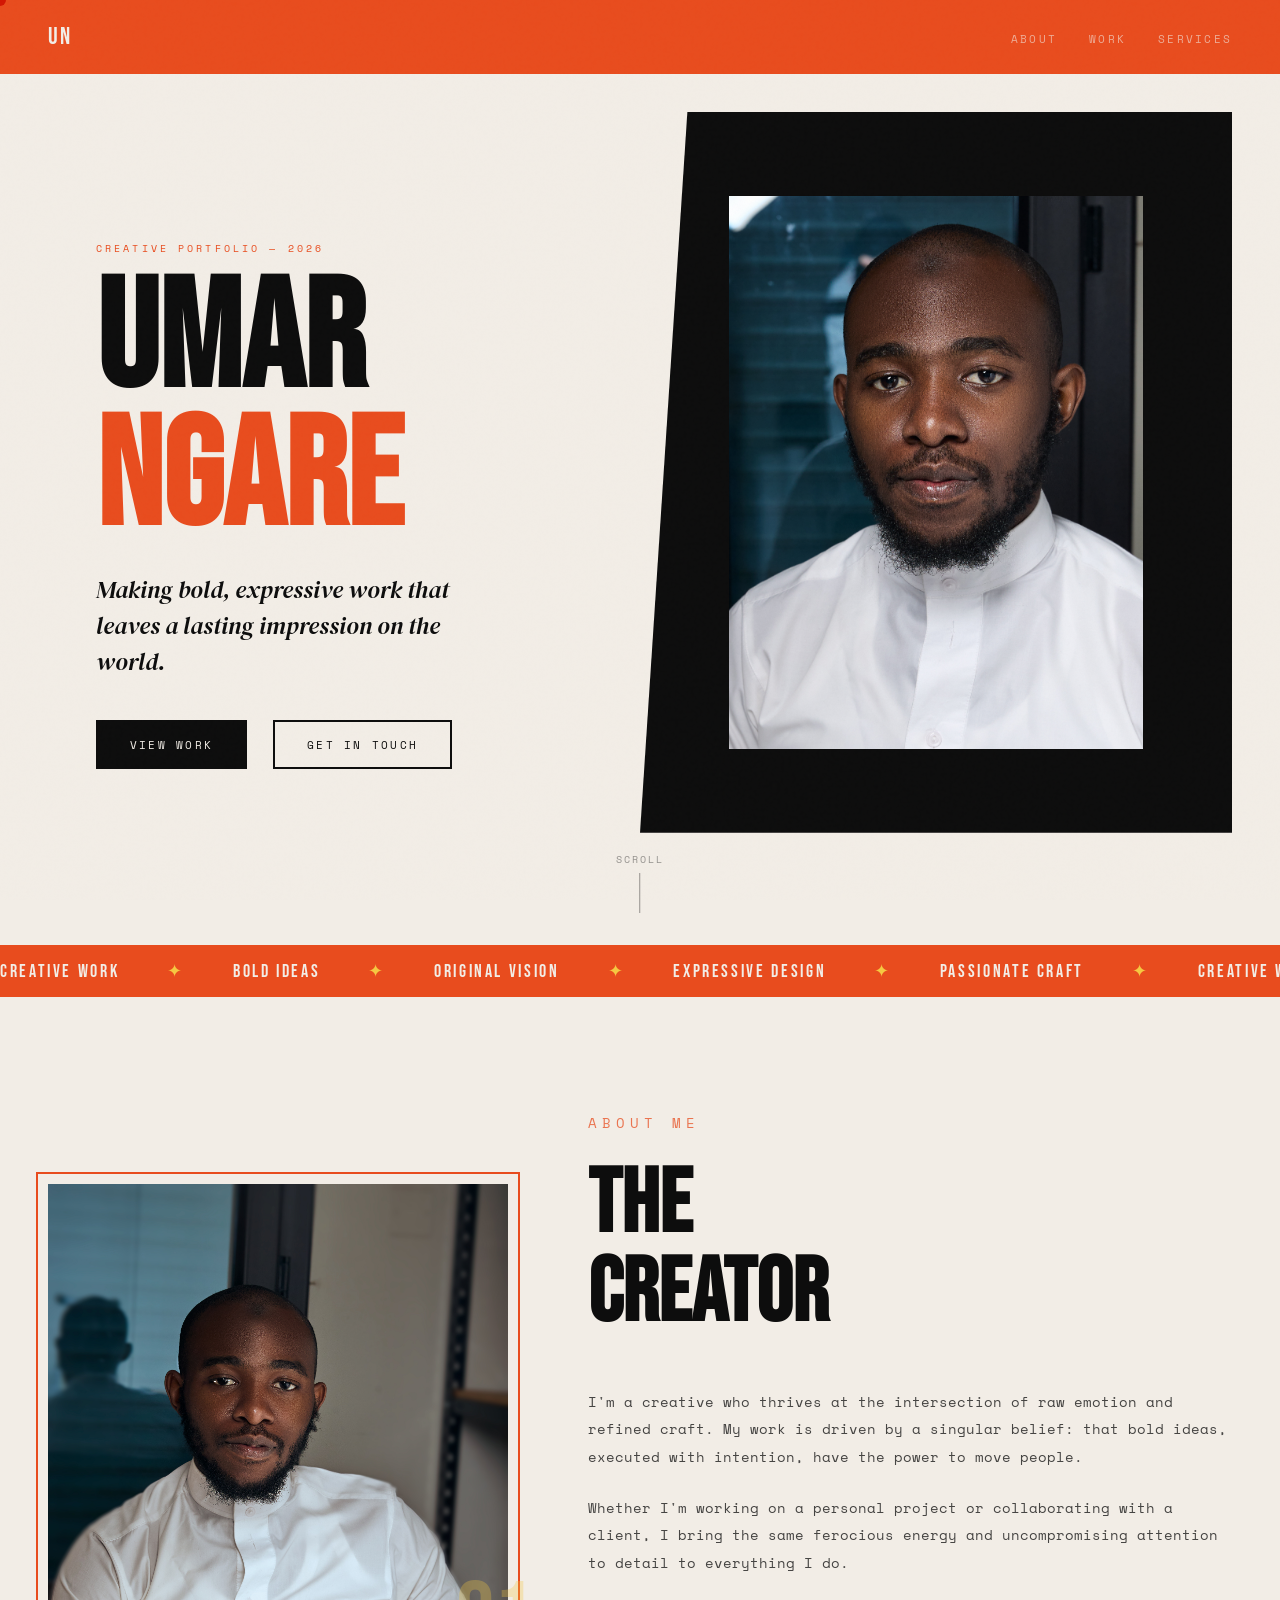
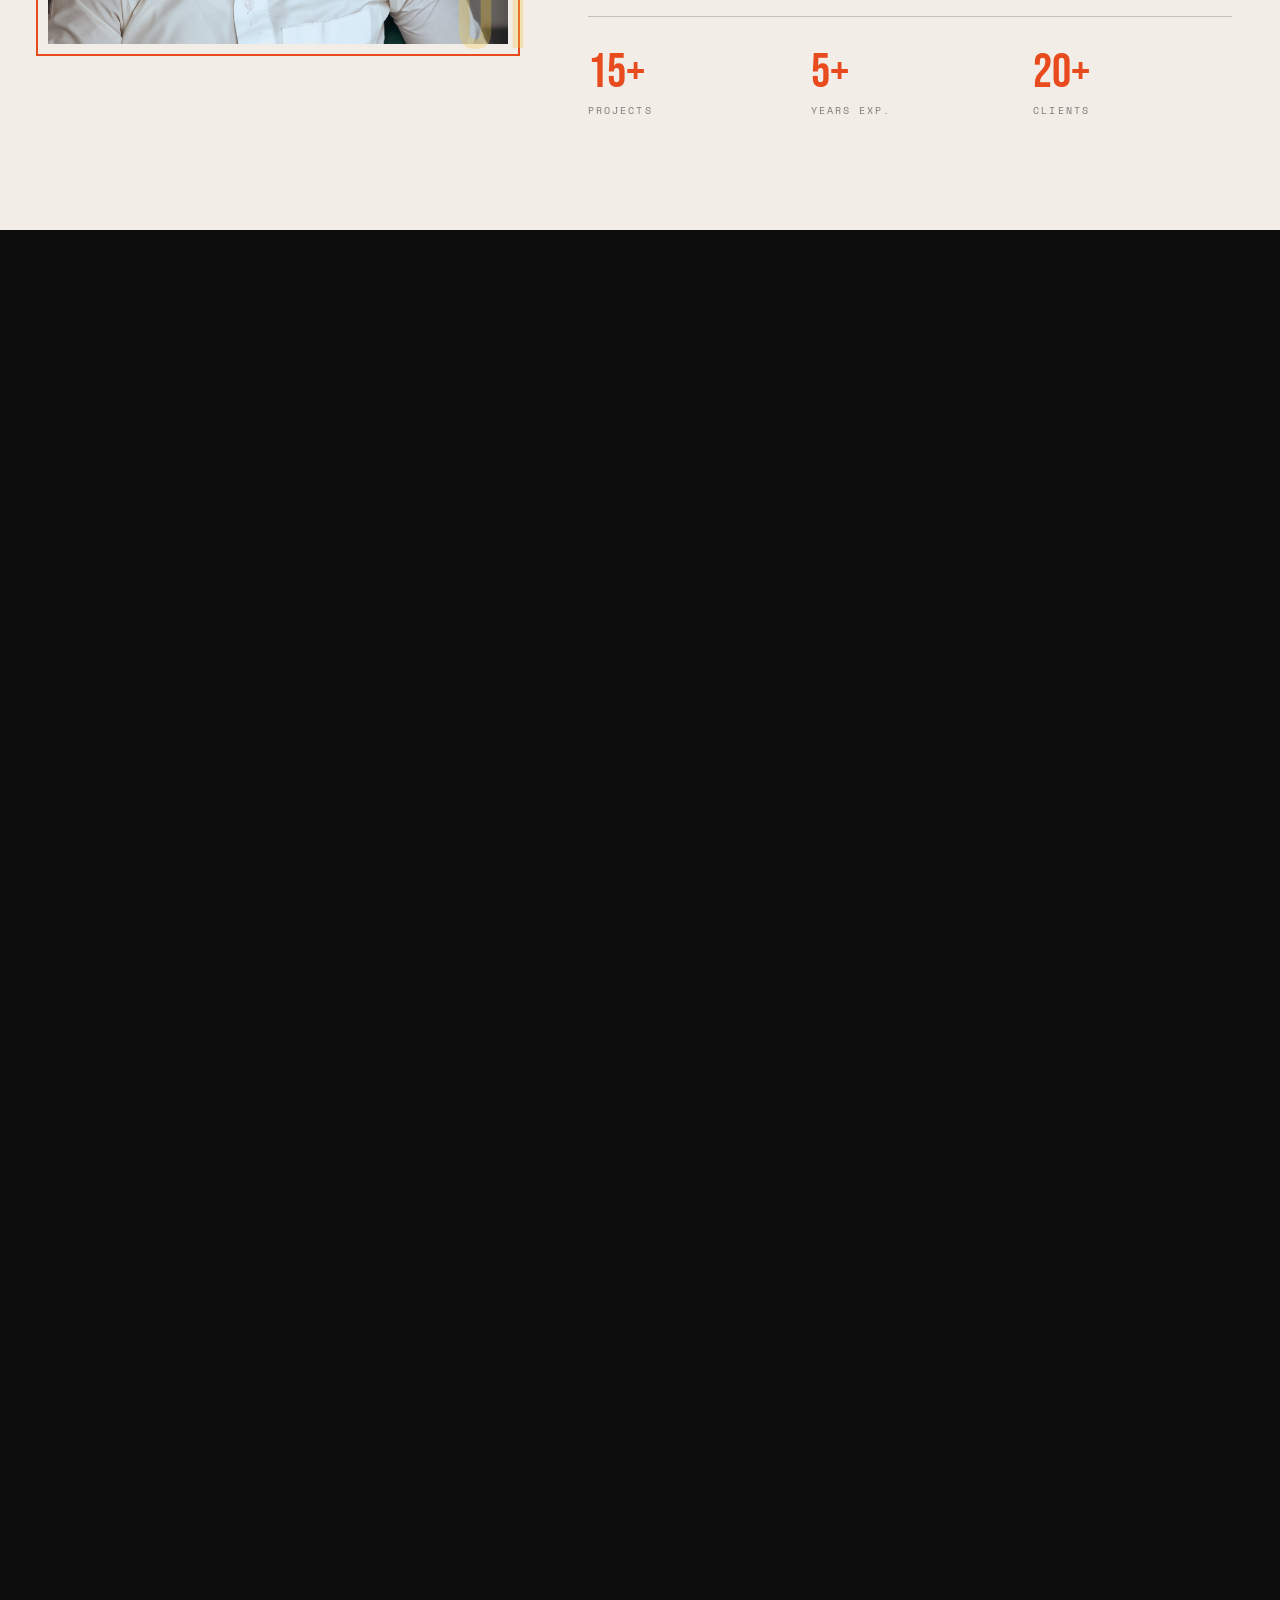
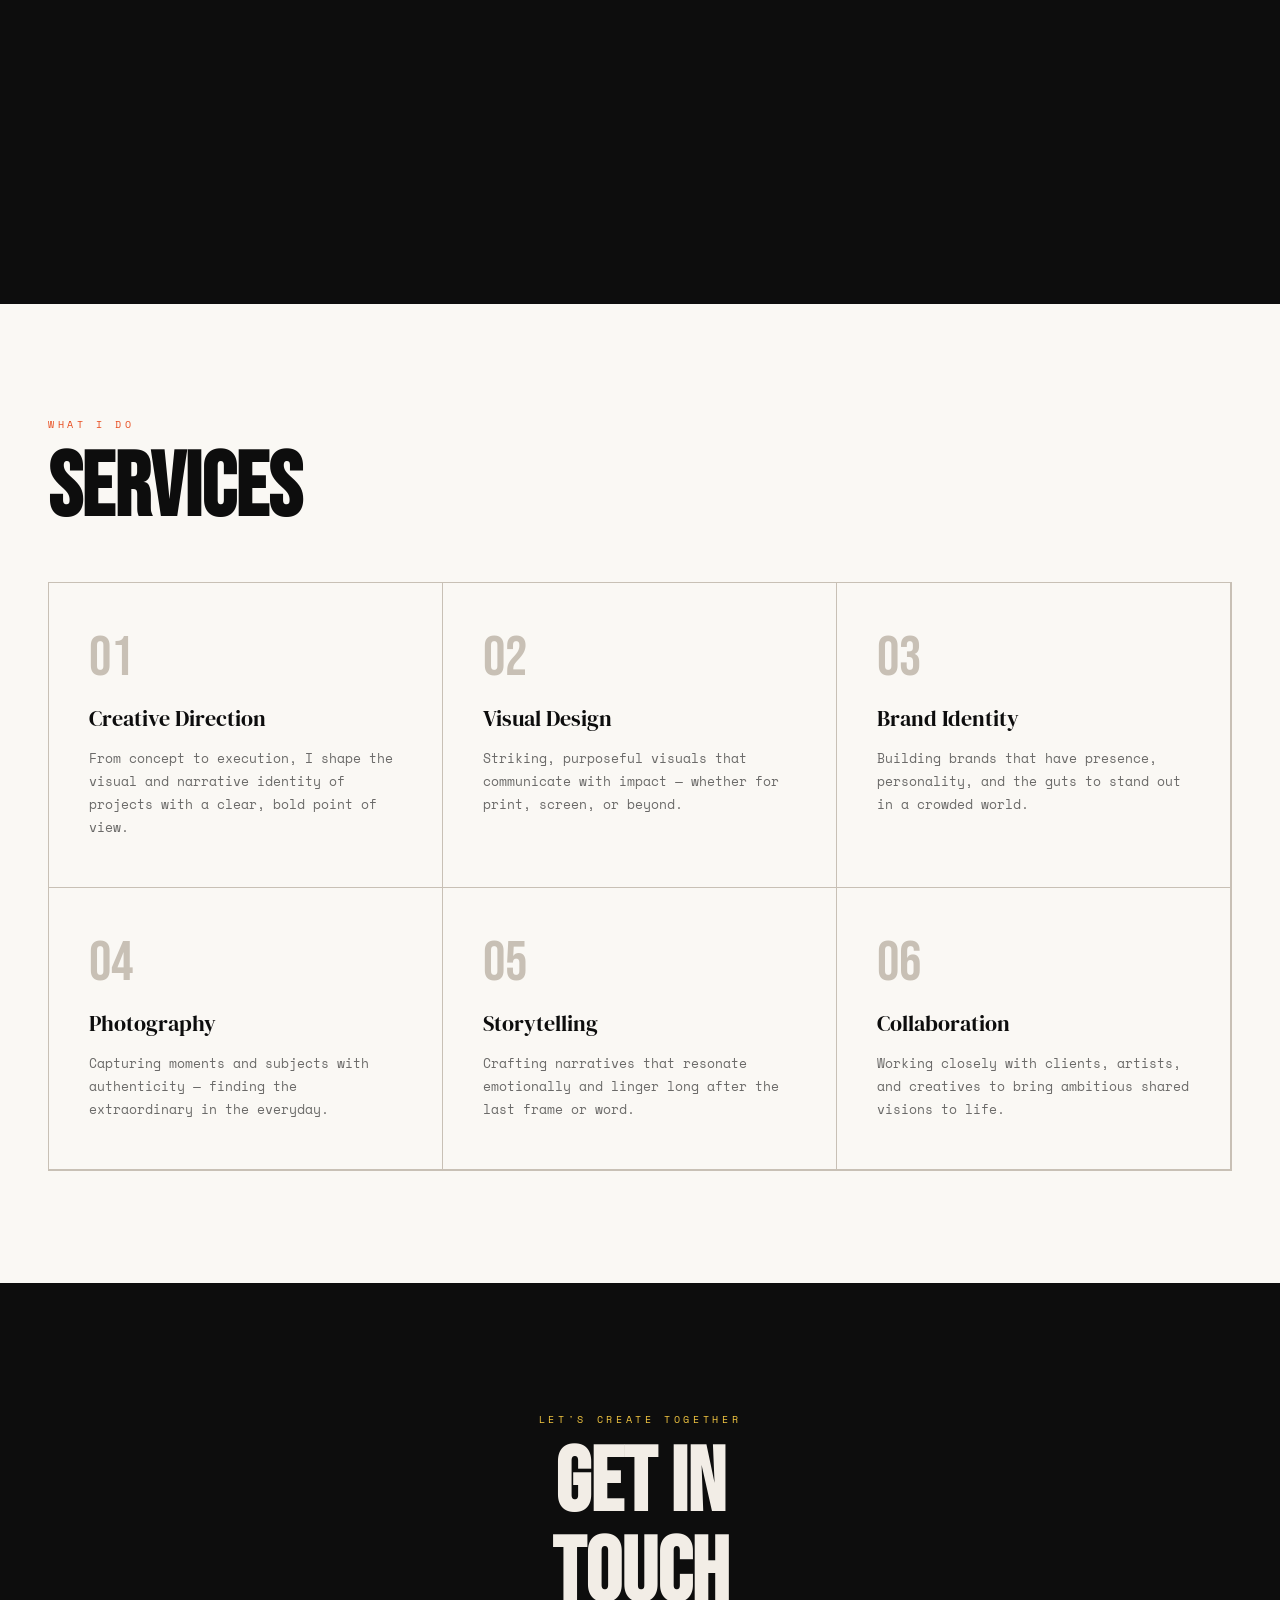
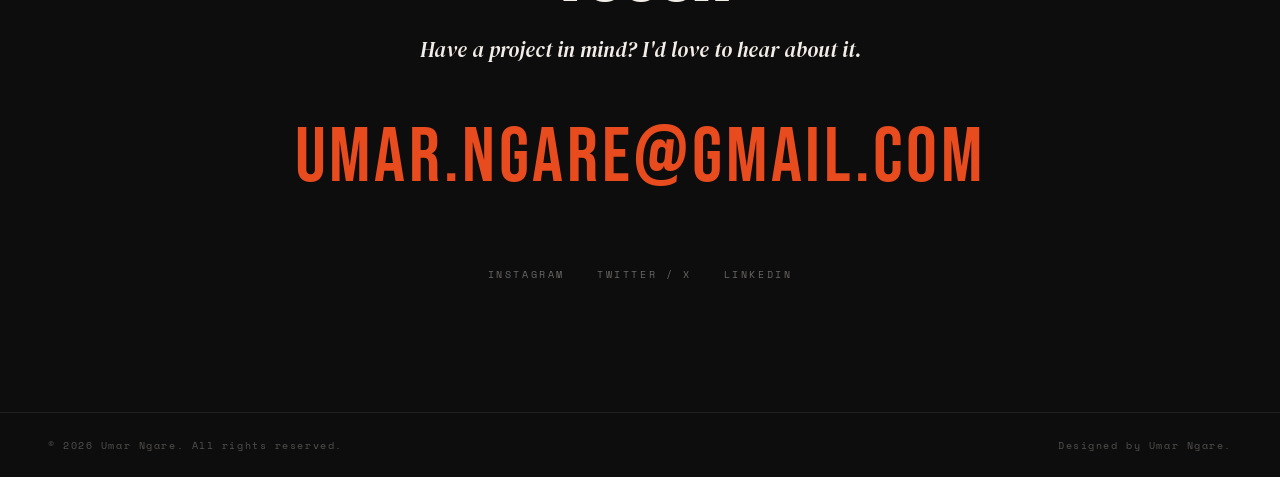
<file: index.html>
<!DOCTYPE html>
<html lang="en">
<head>
  <meta charset="UTF-8" />
  <meta name="viewport" content="width=device-width, initial-scale=1.0"/>
  <title>Portfolio — Umar Ngare</title>
  <link href="https://fonts.googleapis.com/css2?family=Bebas+Neue&family=DM+Serif+Display:ital@0;1&family=Space+Mono:ital@0;1&display=swap" rel="stylesheet"/>
  <link rel="stylesheet" href="./css/mainpages/style.css" />
</head>
<body>

  <div class="cursor" id="cursor"></div>

  <!-- NAV -->
  <nav>
    <a href="#" class="nav-logo">UN</a>
    <ul class="nav-links">
      <li><a href="./mainPages/about.html">About</a></li>
      <li><a href="./mainPages/works.html">Work</a></li>
      <li><a href="./mainPages/projectDetails/project1.html">Services</a></li>
      <!-- <li><a href="#contact">Contact</a></li> -->
    </ul>
  </nav>

  <!-- HERO -->
  <section class="hero" id="hero">
    <div class="hero-left">
      <p class="hero-label">Creative Portfolio — 2026</p>
      <h1 class="hero-name">UMAR<br><span>NGARE</span></h1>
      <p class="hero-tagline">Making bold, expressive work that leaves a lasting impression on the world.</p>
      <div class="hero-cta">
        <a href="#work" class="btn">View Work</a>
        <a href="#contact" class="btn btn-outline">Get in Touch</a>
      </div>
    </div>
    <div class="hero-right">
      <div class="hero-image-block">
        <div class="hero-image-inner"><img src="./Assets/Profile/header.jpg" alt="Umar Ngare"></div>
      </div>
    </div>
    <div class="hero-scroll">Scroll</div>
  </section>

  <!-- MARQUEE -->
  <div class="marquee-strip">
    <div class="marquee-inner">
      <span>Creative Work</span><span class="marquee-dot">✦</span>
      <span>Bold Ideas</span><span class="marquee-dot">✦</span>
      <span>Original Vision</span><span class="marquee-dot">✦</span>
      <span>Expressive Design</span><span class="marquee-dot">✦</span>
      <span>Passionate Craft</span><span class="marquee-dot">✦</span>
      <span>Creative Work</span><span class="marquee-dot">✦</span>
      <span>Bold Ideas</span><span class="marquee-dot">✦</span>
      <span>Original Vision</span><span class="marquee-dot">✦</span>
      <span>Expressive Design</span><span class="marquee-dot">✦</span>
      <span>Passionate Craft</span><span class="marquee-dot">✦</span>
    </div>
  </div>

  <!-- ABOUT -->
  <section id="about">
    <div class="about reveal">
      <div class="about-visual">
        <div class="about-box">
          <div class="about-box-inner"><img src="./Assets/Profile/Mine.jpg" alt="profile" srcset=""></div>
        </div>
        <div class="about-number">01</div>
      </div>
      <div class="about-text">
        <p class="section-tag">About Me</p>
        <h2 class="section-title">The<br>Creator</h2>
        <p>I'm a creative who thrives at the intersection of raw emotion and refined craft. My work is driven by a singular belief: that bold ideas, executed with intention, have the power to move people.</p>
        <p>Whether I'm working on a personal project or collaborating with a client, I bring the same ferocious energy and uncompromising attention to detail to everything I do.</p>
        <div class="about-stats">
          <div>
            <div class="stat-num">15+</div>
            <div class="stat-label">Projects</div>
          </div>
          <div>
            <div class="stat-num">5+</div>
            <div class="stat-label">Years Exp.</div>
          </div>
          <div>
            <div class="stat-num">20+</div>
            <div class="stat-label">Clients</div>
          </div>
        </div>
      </div>
    </div>
  </section>

  <!-- WORK -->
  <section id="work">
    <div style="max-width:1200px; margin:0 auto;">
      <p class="section-tag reveal">Selected Projects</p>
      <h2 class="section-title reveal">The Work</h2>
      <div class="work-grid">
        <div class="work-card reveal">
          <div class="work-thumb">
            <div class="work-thumb-inner t1"><img src="./Assets/Projects/Trolley/Wide close.jpg" alt="Project One"></div>
            <div class="work-overlay">
              <div class="work-overlay-title">Project One</div>
              <div class="work-overlay-tag">View Project →</div>
            </div>
          </div>
          <div class="work-info">
            <div class="work-info-title">Project One — The Outdoor Trolley Services</div>
            <div class="work-info-tag">Catering Services · APR 2026</div>
          </div>
        </div>
        <div class="work-card reveal">
          <div class="work-thumb">
            <div class="work-thumb-inner t2"><img src="./Assets/Projects/Kenyan Team/squad.jpg" alt="Project Two"></div>
            <div class="work-overlay">
              <div class="work-overlay-title">Project Two</div>
              <div class="work-overlay-tag">View Project →</div>
            </div>
          </div>
          <div class="work-info">
            <div class="work-info-title">Project Two — The Kenya Vs Togo Match</div>
            <div class="work-info-tag">Sports · Dec 2025</div>
          </div>
        </div>
        <div class="work-card reveal">
          <div class="work-thumb">
            <div class="work-thumb-inner t3"><img src="./Assets/Projects/House/0C6A7811.jpg" alt="Project Three"></div>
            <div class="work-overlay">
              <div class="work-overlay-title">Project Three</div>
              <div class="work-overlay-tag">View Project →</div>
            </div>
          </div>
          <div class="work-info">
            <div class="work-info-title">Project Three — House 28</div>
            <div class="work-info-tag">Food Photography · 2026</div>
          </div>
        </div>
        <div class="work-card reveal">
          <div class="work-thumb">
            <div class="work-thumb-inner t4"><img src="./Assets/Projects/Al JAzeera/group.JPG" alt="Al Jazeera Airways"></div>
            <div class="work-overlay">
              <div class="work-overlay-title">Project Four</div>
              <div class="work-overlay-tag">View Project →</div>
            </div>
          </div>
          <div class="work-info">
            <div class="work-info-title">Project Four — Al Jazeera Airways</div>
            <div class="work-info-tag">Corporate Events · Aug 2025</div>
          </div>
        </div>
      </div>
    </div>
  </section>

  <!-- SERVICES -->
  <section id="services">
    <div style="max-width:1200px; margin:0 auto;">
      <p class="section-tag reveal">What I Do</p>
      <h2 class="section-title reveal">Services</h2>
      <div class="services-grid reveal">
        <div class="service-item">
          <div class="service-num">01</div>
          <div class="service-title">Creative Direction</div>
          <p class="service-desc">From concept to execution, I shape the visual and narrative identity of projects with a clear, bold point of view.</p>
        </div>
        <div class="service-item">
          <div class="service-num">02</div>
          <div class="service-title">Visual Design</div>
          <p class="service-desc">Striking, purposeful visuals that communicate with impact — whether for print, screen, or beyond.</p>
        </div>
        <div class="service-item">
          <div class="service-num">03</div>
          <div class="service-title">Brand Identity</div>
          <p class="service-desc">Building brands that have presence, personality, and the guts to stand out in a crowded world.</p>
        </div>
        <div class="service-item">
          <div class="service-num">04</div>
          <div class="service-title">Photography</div>
          <p class="service-desc">Capturing moments and subjects with authenticity — finding the extraordinary in the everyday.</p>
        </div>
        <div class="service-item">
          <div class="service-num">05</div>
          <div class="service-title">Storytelling</div>
          <p class="service-desc">Crafting narratives that resonate emotionally and linger long after the last frame or word.</p>
        </div>
        <div class="service-item">
          <div class="service-num">06</div>
          <div class="service-title">Collaboration</div>
          <p class="service-desc">Working closely with clients, artists, and creatives to bring ambitious shared visions to life.</p>
        </div>
      </div>
    </div>
  </section>

  <!-- CONTACT -->
  <section id="contact">
    <p class="section-tag reveal">Let's Create Together</p>
    <h2 class="section-title reveal">Get in<br>Touch</h2>
    <p class="contact-sub reveal">Have a project in mind? I'd love to hear about it.</p>
    <a href="mailto:umar.ngare@gmail.com" class="contact-email reveal">umar.ngare@gmail.com</a>
    <ul class="contact-socials reveal">
      <li><a href="#">Instagram</a></li>
      <li><a href="#">Twitter / X</a></li>
      <li><a href="#">LinkedIn</a></li>
      <!-- <li><a href="#">Behance</a></li> -->
    </ul>
  </section>

  <!-- FOOTER -->
  <footer>
    <p>© 2026 Umar Ngare. All rights reserved.</p>
    <p>Designed by Umar Ngare.</p>
  </footer>

  <script src="./js/main.js" defer></script>
</body>
</html>
</file>
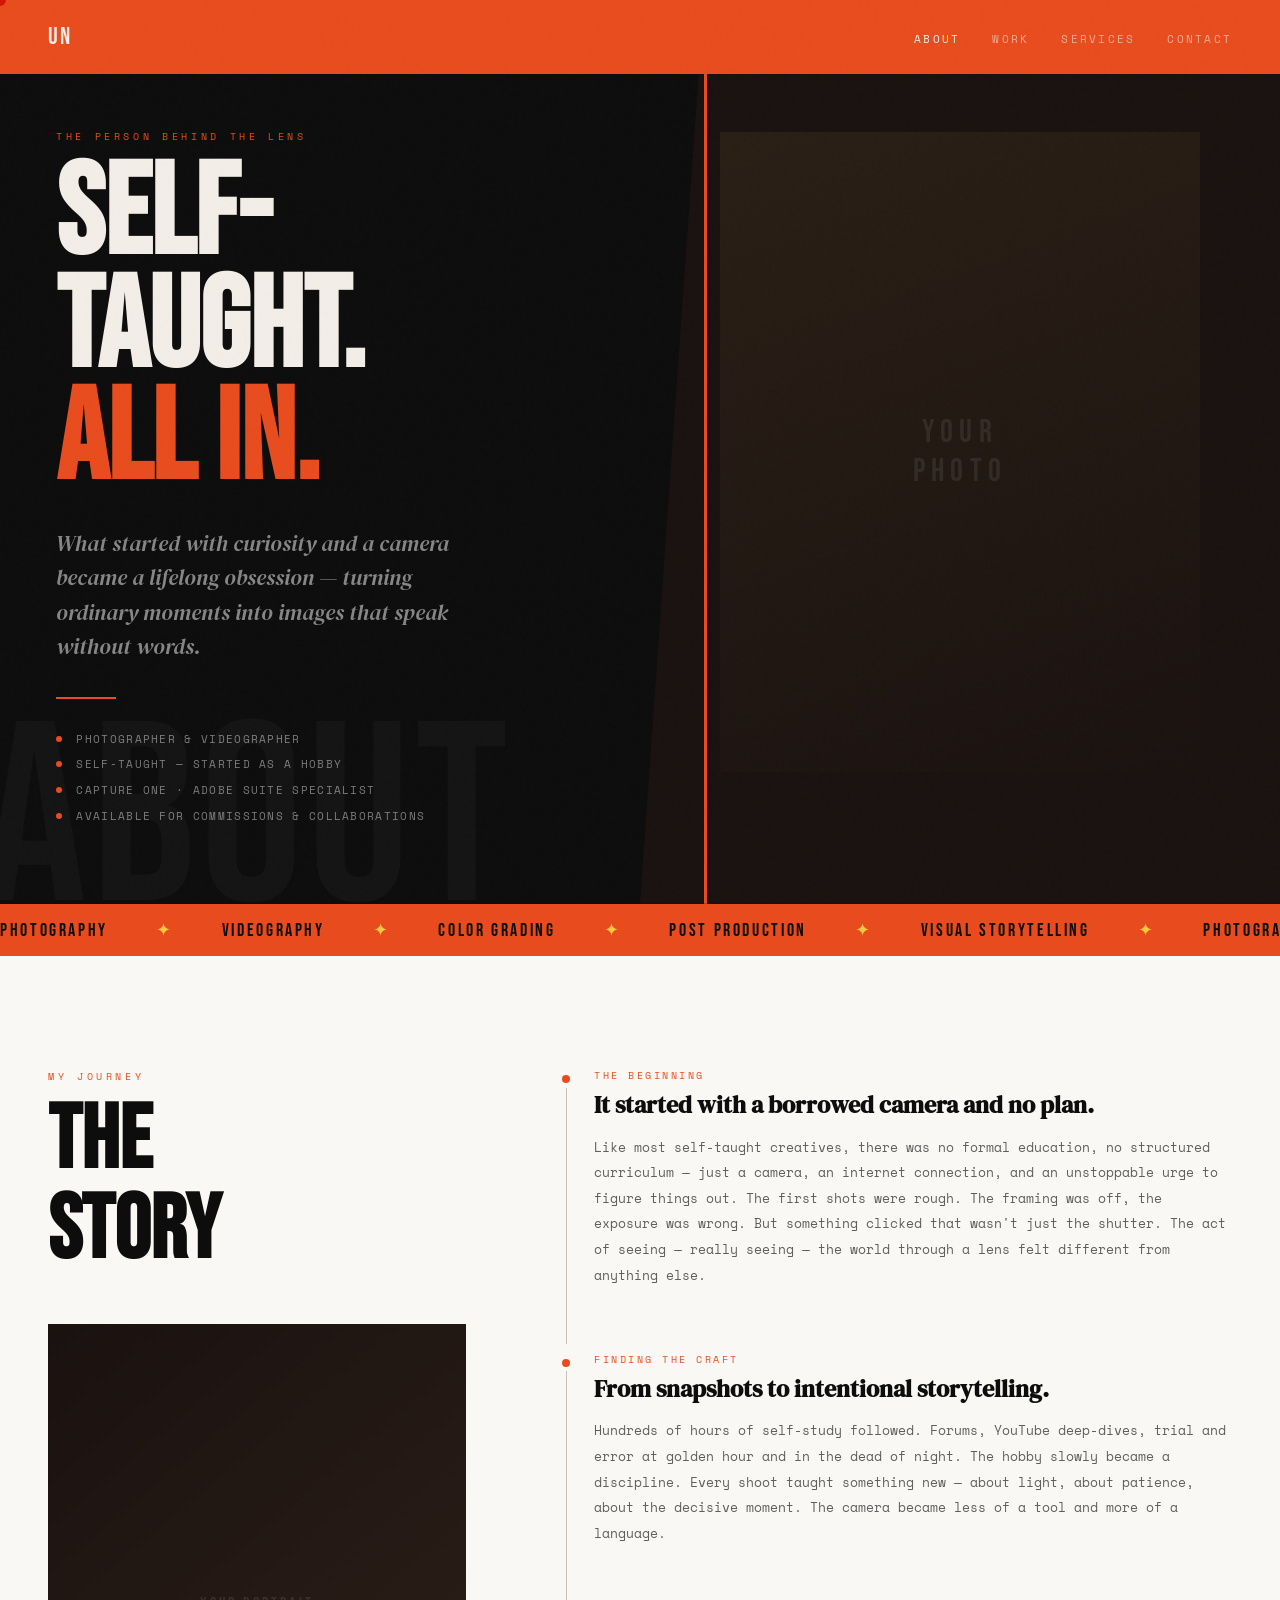
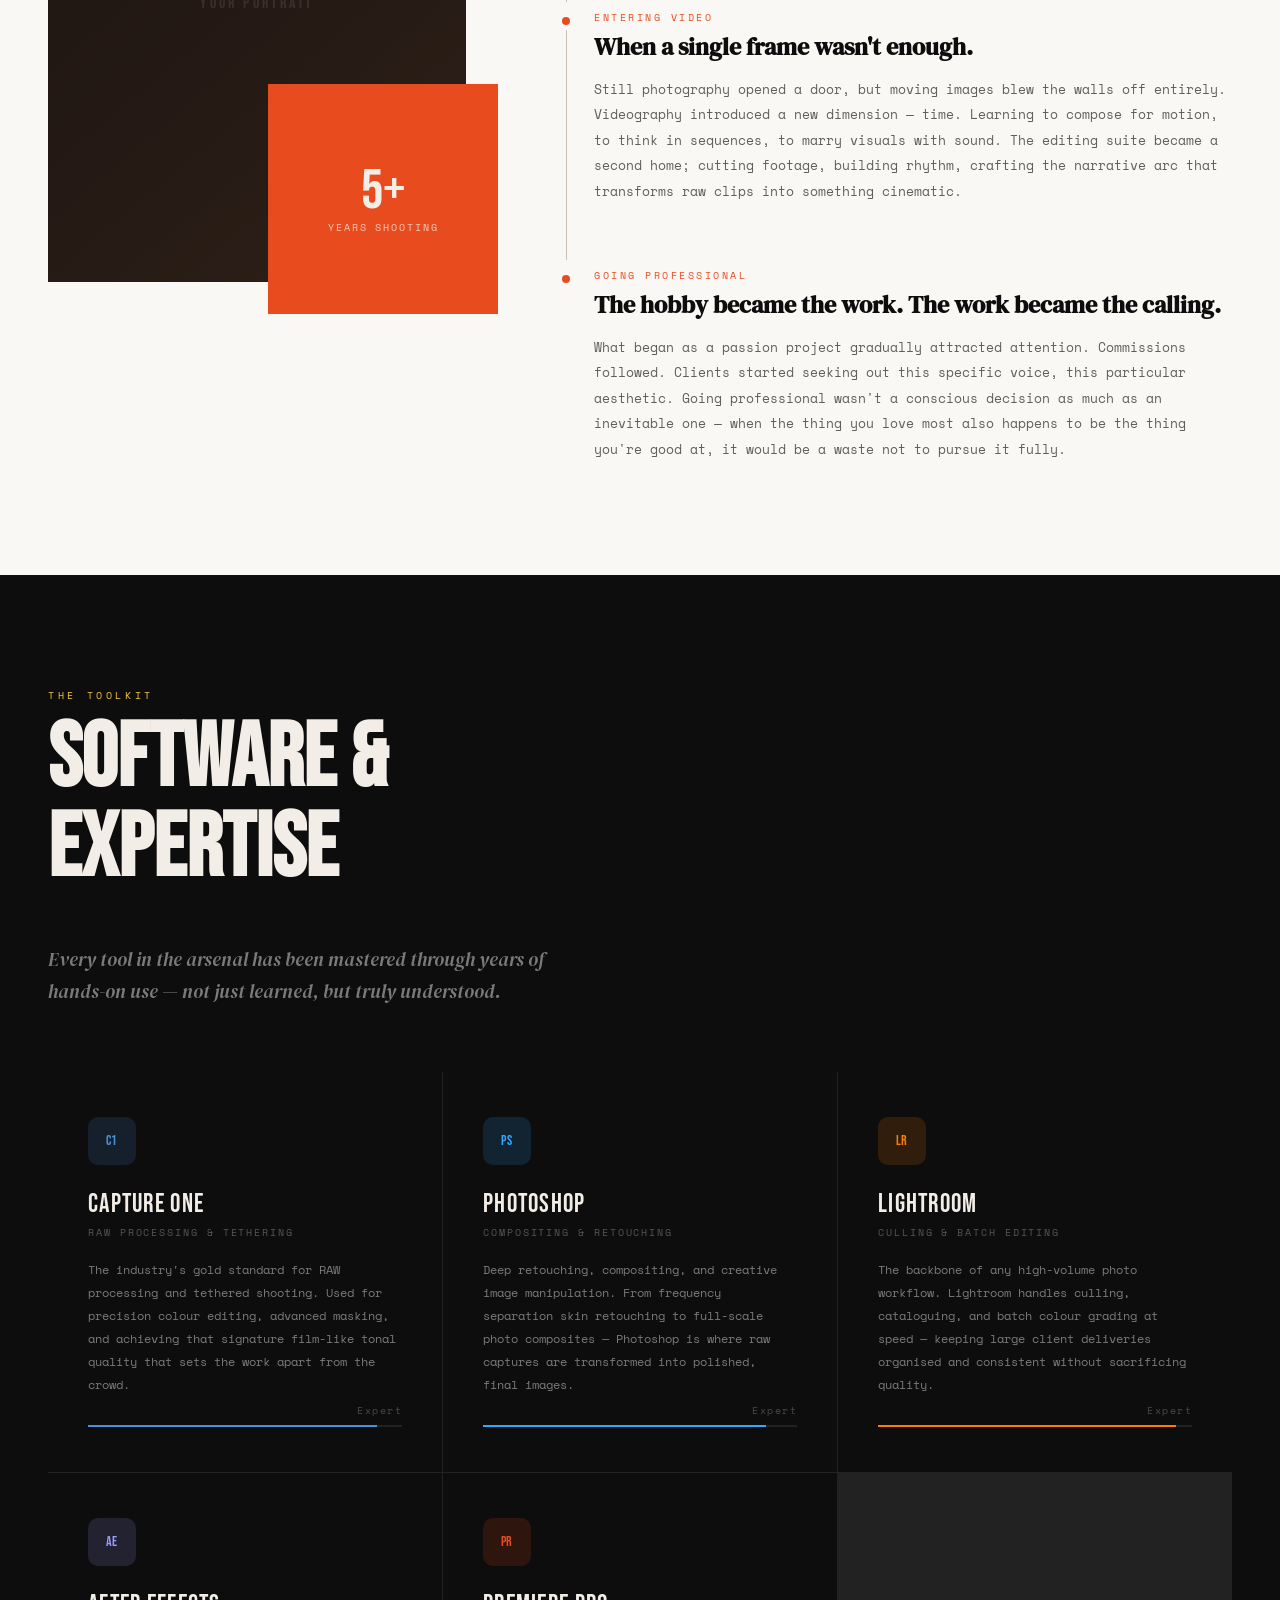
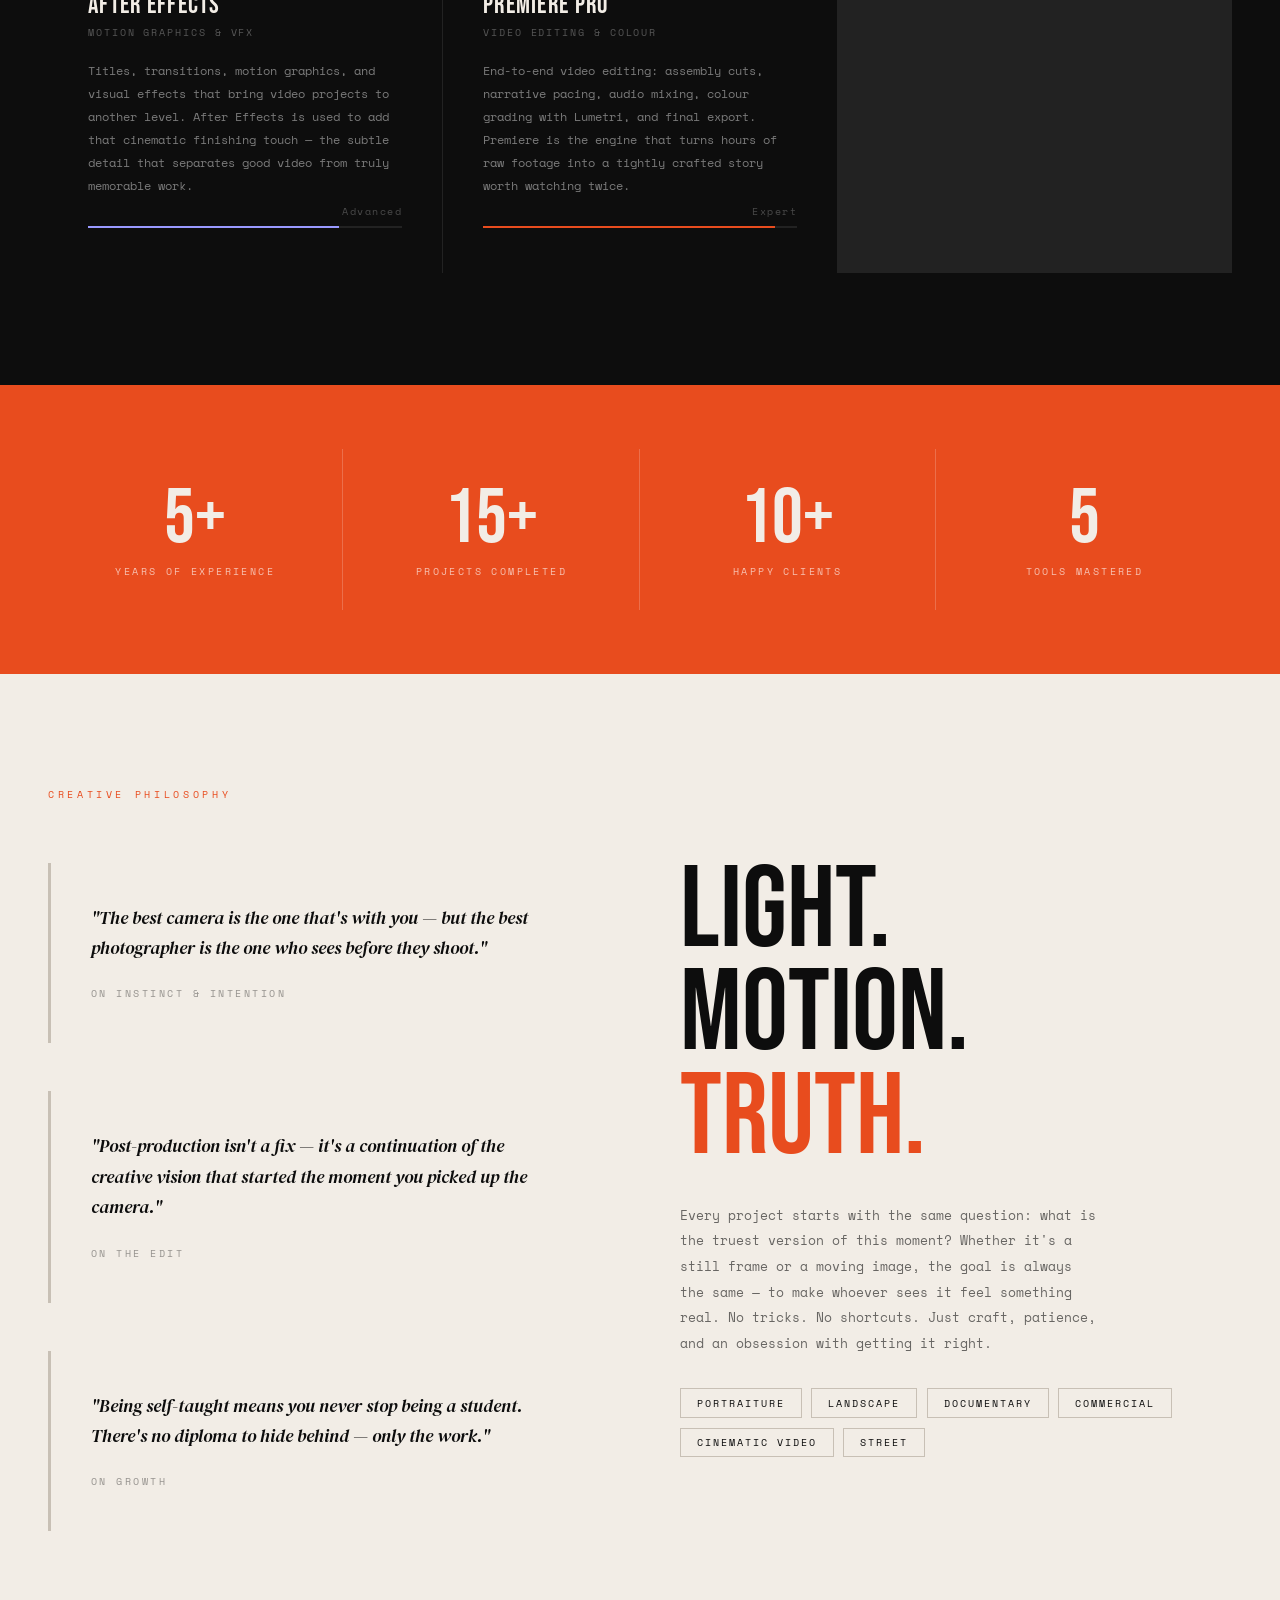
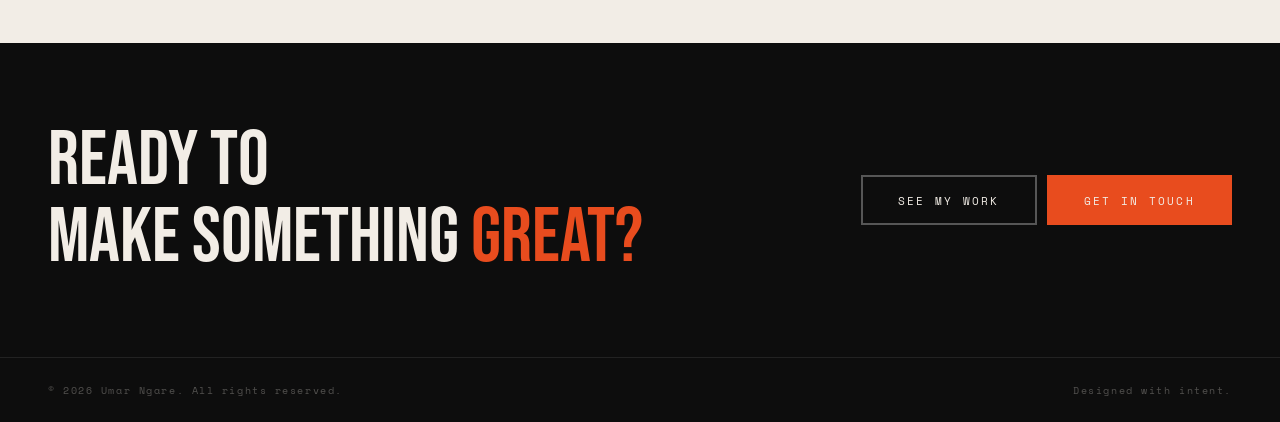
<file: about.html>
<!DOCTYPE html>
<html lang="en">
<head>
  <meta charset="UTF-8" />
  <meta name="viewport" content="width=device-width, initial-scale=1.0"/>
  <title>About — Umar Ngare</title>
  <link href="https://fonts.googleapis.com/css2?family=Bebas+Neue&family=DM+Serif+Display:ital@0;1&family=Space+Mono:ital@0;1&display=swap" rel="stylesheet"/>
  <link rel="stylesheet" href="./aboutStyle.css" />
</head>
<body>

  <div class="cursor" id="cursor"></div>

  <!-- NAV -->
  <nav>
    <a href="./index.html" class="nav-logo">UN</a>
    <ul class="nav-links">
      <li><a href="./about.html" class="active">About</a></li>
      <li><a href="./works.html">Work</a></li>
      <li><a href="#services">Services</a></li>
      <li><a href="#contact">Contact</a></li>
    </ul>
  </nav>

  <!-- HERO -->
  <div class="hero">
    <div class="hero-ghost">ABOUT</div>
    <div class="hero-left">
      <p class="hero-label">The Person Behind the Lens</p>
      <h1 class="hero-title">Self-<br>Taught.<br><span>All In.</span></h1>
      <p class="hero-intro">What started with curiosity and a camera became a lifelong obsession — turning ordinary moments into images that speak without words.</p>
      <div class="hero-divider"></div>
      <div class="hero-quick-facts">
        <div class="fact"><div class="fact-dot"></div>Photographer &amp; Videographer</div>
        <div class="fact"><div class="fact-dot"></div>Self-Taught — Started as a Hobby</div>
        <div class="fact"><div class="fact-dot"></div>Capture One · Adobe Suite Specialist</div>
        <div class="fact"><div class="fact-dot"></div>Available for Commissions &amp; Collaborations</div>
      </div>
    </div>
    <div class="hero-right">
      <div class="hero-photo-frame">
        <div class="hero-photo-inner">
          <!-- Replace with: <img src="your-photo.jpg" alt="Your Name"> -->
        </div>
      </div>
    </div>
  </div>

  <!-- MARQUEE -->
  <div class="marquee-strip">
    <div class="marquee-inner">
      <span>Photography</span><span class="marquee-dot">✦</span>
      <span>Videography</span><span class="marquee-dot">✦</span>
      <span>Color Grading</span><span class="marquee-dot">✦</span>
      <span>Post Production</span><span class="marquee-dot">✦</span>
      <span>Visual Storytelling</span><span class="marquee-dot">✦</span>
      <span>Photography</span><span class="marquee-dot">✦</span>
      <span>Videography</span><span class="marquee-dot">✦</span>
      <span>Color Grading</span><span class="marquee-dot">✦</span>
      <span>Post Production</span><span class="marquee-dot">✦</span>
      <span>Visual Storytelling</span><span class="marquee-dot">✦</span>
    </div>
  </div>

  <!-- STORY -->
  <section id="story">
    <div class="story-layout">

      <!-- Sticky Left -->
      <div class="story-sticky reveal">
        <span class="section-tag">My Journey</span>
        <h2 class="section-title">The<br>Story</h2>
        <div class="story-image-stack">
          <div class="story-img-main">
            <!-- Replace with: <img src="your-story-photo.jpg" alt="Behind the scenes"> -->
          </div>
          <div class="story-img-accent">
            <span class="accent-num">5+</span>
            <span class="accent-label">Years Shooting</span>
          </div>
        </div>
      </div>

      <!-- Timeline Right -->
      <div class="story-entries">

        <div class="story-entry reveal">
          <div class="entry-period">The Beginning</div>
          <h3 class="entry-heading">It started with a borrowed camera and no plan.</h3>
          <p class="entry-body">Like most self-taught creatives, there was no formal education, no structured curriculum — just a camera, an internet connection, and an unstoppable urge to figure things out. The first shots were rough. The framing was off, the exposure was wrong. But something clicked that wasn't just the shutter. The act of seeing — really seeing — the world through a lens felt different from anything else.</p>
        </div>

        <div class="story-entry reveal reveal-delay-1">
          <div class="entry-period">Finding the Craft</div>
          <h3 class="entry-heading">From snapshots to intentional storytelling.</h3>
          <p class="entry-body">Hundreds of hours of self-study followed. Forums, YouTube deep-dives, trial and error at golden hour and in the dead of night. The hobby slowly became a discipline. Every shoot taught something new — about light, about patience, about the decisive moment. The camera became less of a tool and more of a language.</p>
        </div>

        <div class="story-entry reveal reveal-delay-2">
          <div class="entry-period">Entering Video</div>
          <h3 class="entry-heading">When a single frame wasn't enough.</h3>
          <p class="entry-body">Still photography opened a door, but moving images blew the walls off entirely. Videography introduced a new dimension — time. Learning to compose for motion, to think in sequences, to marry visuals with sound. The editing suite became a second home; cutting footage, building rhythm, crafting the narrative arc that transforms raw clips into something cinematic.</p>
        </div>

        <div class="story-entry reveal reveal-delay-3">
          <div class="entry-period">Going Professional</div>
          <h3 class="entry-heading">The hobby became the work. The work became the calling.</h3>
          <p class="entry-body">What began as a passion project gradually attracted attention. Commissions followed. Clients started seeking out this specific voice, this particular aesthetic. Going professional wasn't a conscious decision as much as an inevitable one — when the thing you love most also happens to be the thing you're good at, it would be a waste not to pursue it fully.</p>
        </div>

      </div>
    </div>
  </section>

  <!-- TOOLS -->
  <section id="tools">
    <div style="max-width:1200px; margin:0 auto;">
      <span class="section-tag reveal">The Toolkit</span>
      <h2 class="section-title reveal">Software &amp;<br>Expertise</h2>
      <p class="tools-intro reveal">Every tool in the arsenal has been mastered through years of hands-on use — not just learned, but truly understood.</p>

      <div class="tools-grid reveal">

        <div class="tool-card">
          <div class="tool-icon">C1</div>
          <div class="tool-name">Capture One</div>
          <div class="tool-category">RAW Processing &amp; Tethering</div>
          <p class="tool-desc">The industry's gold standard for RAW processing and tethered shooting. Used for precision colour editing, advanced masking, and achieving that signature film-like tonal quality that sets the work apart from the crowd.</p>
          <div class="tool-skill-bar">
            <span class="tool-skill-label">Expert</span>
            <div class="tool-skill-fill" data-width="92%"></div>
          </div>
        </div>

        <div class="tool-card">
          <div class="tool-icon">PS</div>
          <div class="tool-name">Photoshop</div>
          <div class="tool-category">Compositing &amp; Retouching</div>
          <p class="tool-desc">Deep retouching, compositing, and creative image manipulation. From frequency separation skin retouching to full-scale photo composites — Photoshop is where raw captures are transformed into polished, final images.</p>
          <div class="tool-skill-bar">
            <span class="tool-skill-label">Expert</span>
            <div class="tool-skill-fill" data-width="90%"></div>
          </div>
        </div>

        <div class="tool-card">
          <div class="tool-icon">LR</div>
          <div class="tool-name">Lightroom</div>
          <div class="tool-category">Culling &amp; Batch Editing</div>
          <p class="tool-desc">The backbone of any high-volume photo workflow. Lightroom handles culling, cataloguing, and batch colour grading at speed — keeping large client deliveries organised and consistent without sacrificing quality.</p>
          <div class="tool-skill-bar">
            <span class="tool-skill-label">Expert</span>
            <div class="tool-skill-fill" data-width="95%"></div>
          </div>
        </div>

        <div class="tool-card">
          <div class="tool-icon">AE</div>
          <div class="tool-name">After Effects</div>
          <div class="tool-category">Motion Graphics &amp; VFX</div>
          <p class="tool-desc">Titles, transitions, motion graphics, and visual effects that bring video projects to another level. After Effects is used to add that cinematic finishing touch — the subtle detail that separates good video from truly memorable work.</p>
          <div class="tool-skill-bar">
            <span class="tool-skill-label">Advanced</span>
            <div class="tool-skill-fill" data-width="80%"></div>
          </div>
        </div>

        <div class="tool-card">
          <div class="tool-icon">PR</div>
          <div class="tool-name">Premiere Pro</div>
          <div class="tool-category">Video Editing &amp; Colour</div>
          <p class="tool-desc">End-to-end video editing: assembly cuts, narrative pacing, audio mixing, colour grading with Lumetri, and final export. Premiere is the engine that turns hours of raw footage into a tightly crafted story worth watching twice.</p>
          <div class="tool-skill-bar">
            <span class="tool-skill-label">Expert</span>
            <div class="tool-skill-fill" data-width="93%"></div>
          </div>
        </div>

      </div>
    </div>
  </section>

  <!-- NUMBERS -->
  <div class="numbers-band reveal">
    <div class="number-item">
      <span class="number-val">5+</span>
      <div class="number-label">Years of Experience</div>
    </div>
    <div class="number-item">
      <span class="number-val">15+</span>
      <div class="number-label">Projects Completed</div>
    </div>
    <div class="number-item">
      <span class="number-val">10+</span>
      <div class="number-label">Happy Clients</div>
    </div>
    <div class="number-item">
      <span class="number-val">5</span>
      <div class="number-label">Tools Mastered</div>
    </div>
  </div>

  <!-- PHILOSOPHY -->
  <section id="philosophy">
    <div class="philosophy-layout">
      <div class="philosophy-quotes reveal">
        <span class="section-tag">Creative Philosophy</span>
        <div class="quote-block">
          <p class="quote-text">"The best camera is the one that's with you — but the best photographer is the one who sees before they shoot."</p>
          <span class="quote-attr">On instinct &amp; intention</span>
        </div>
        <div class="quote-block">
          <p class="quote-text">"Post-production isn't a fix — it's a continuation of the creative vision that started the moment you picked up the camera."</p>
          <span class="quote-attr">On the edit</span>
        </div>
        <div class="quote-block">
          <p class="quote-text">"Being self-taught means you never stop being a student. There's no diploma to hide behind — only the work."</p>
          <span class="quote-attr">On growth</span>
        </div>
      </div>

      <div class="philosophy-visual reveal reveal-delay-2">
        <div class="philosophy-big-text">
          Light.<br>Motion.<br><em>Truth.</em>
        </div>
        <p class="philosophy-body">Every project starts with the same question: what is the truest version of this moment? Whether it's a still frame or a moving image, the goal is always the same — to make whoever sees it feel something real. No tricks. No shortcuts. Just craft, patience, and an obsession with getting it right.</p>
        <div class="philosophy-tags">
          <span class="ptag">Portraiture</span>
          <span class="ptag">Landscape</span>
          <span class="ptag">Documentary</span>
          <span class="ptag">Commercial</span>
          <span class="ptag">Cinematic Video</span>
          <span class="ptag">Street</span>
        </div>
      </div>
    </div>
  </section>

  <!-- CTA -->
  <div class="cta-strip reveal">
    <div class="cta-text">Ready to<br>make something <span>great?</span></div>
    <div>
      <a href="./works.html" class="btn btn-outline">See My Work</a>
      <a href="#" class="btn">Get in Touch</a>
    </div>
  </div>

  <!-- FOOTER -->
  <footer>
    <p>© 2026 Umar Ngare. All rights reserved.</p>
    <p>Designed with intent.</p>
  </footer>

  <script>
    // ── Cursor ──
    const cursor = document.getElementById('cursor');
    document.addEventListener('mousemove', e => {
      cursor.style.left = e.clientX + 'px';
      cursor.style.top  = e.clientY + 'px';
    });
    document.querySelectorAll('a, button, .tool-card, .quote-block, .ptag').forEach(el => {
      el.addEventListener('mouseenter', () => { cursor.style.transform = 'translate(-50%,-50%) scale(3)'; cursor.style.background = '#f5c842'; });
      el.addEventListener('mouseleave', () => { cursor.style.transform = 'translate(-50%,-50%) scale(1)'; cursor.style.background = '#e84c1e'; });
    });

    // ── Scroll reveal + skill bars ──
    const observer = new IntersectionObserver(entries => {
      entries.forEach(e => {
        if (!e.isIntersecting) return;
        e.target.classList.add('visible');

        // Animate skill bars inside revealed cards
        e.target.querySelectorAll('.tool-skill-fill').forEach(bar => {
          bar.style.width = bar.dataset.width;
        });
      });
    }, { threshold: 0.1 });

    document.querySelectorAll('.reveal').forEach(el => observer.observe(el));

    // Also watch individual tool cards for bar animation
    document.querySelectorAll('.tool-card').forEach(card => {
      observer.observe(card);
    });
  </script>
</body>
</html>
</file>
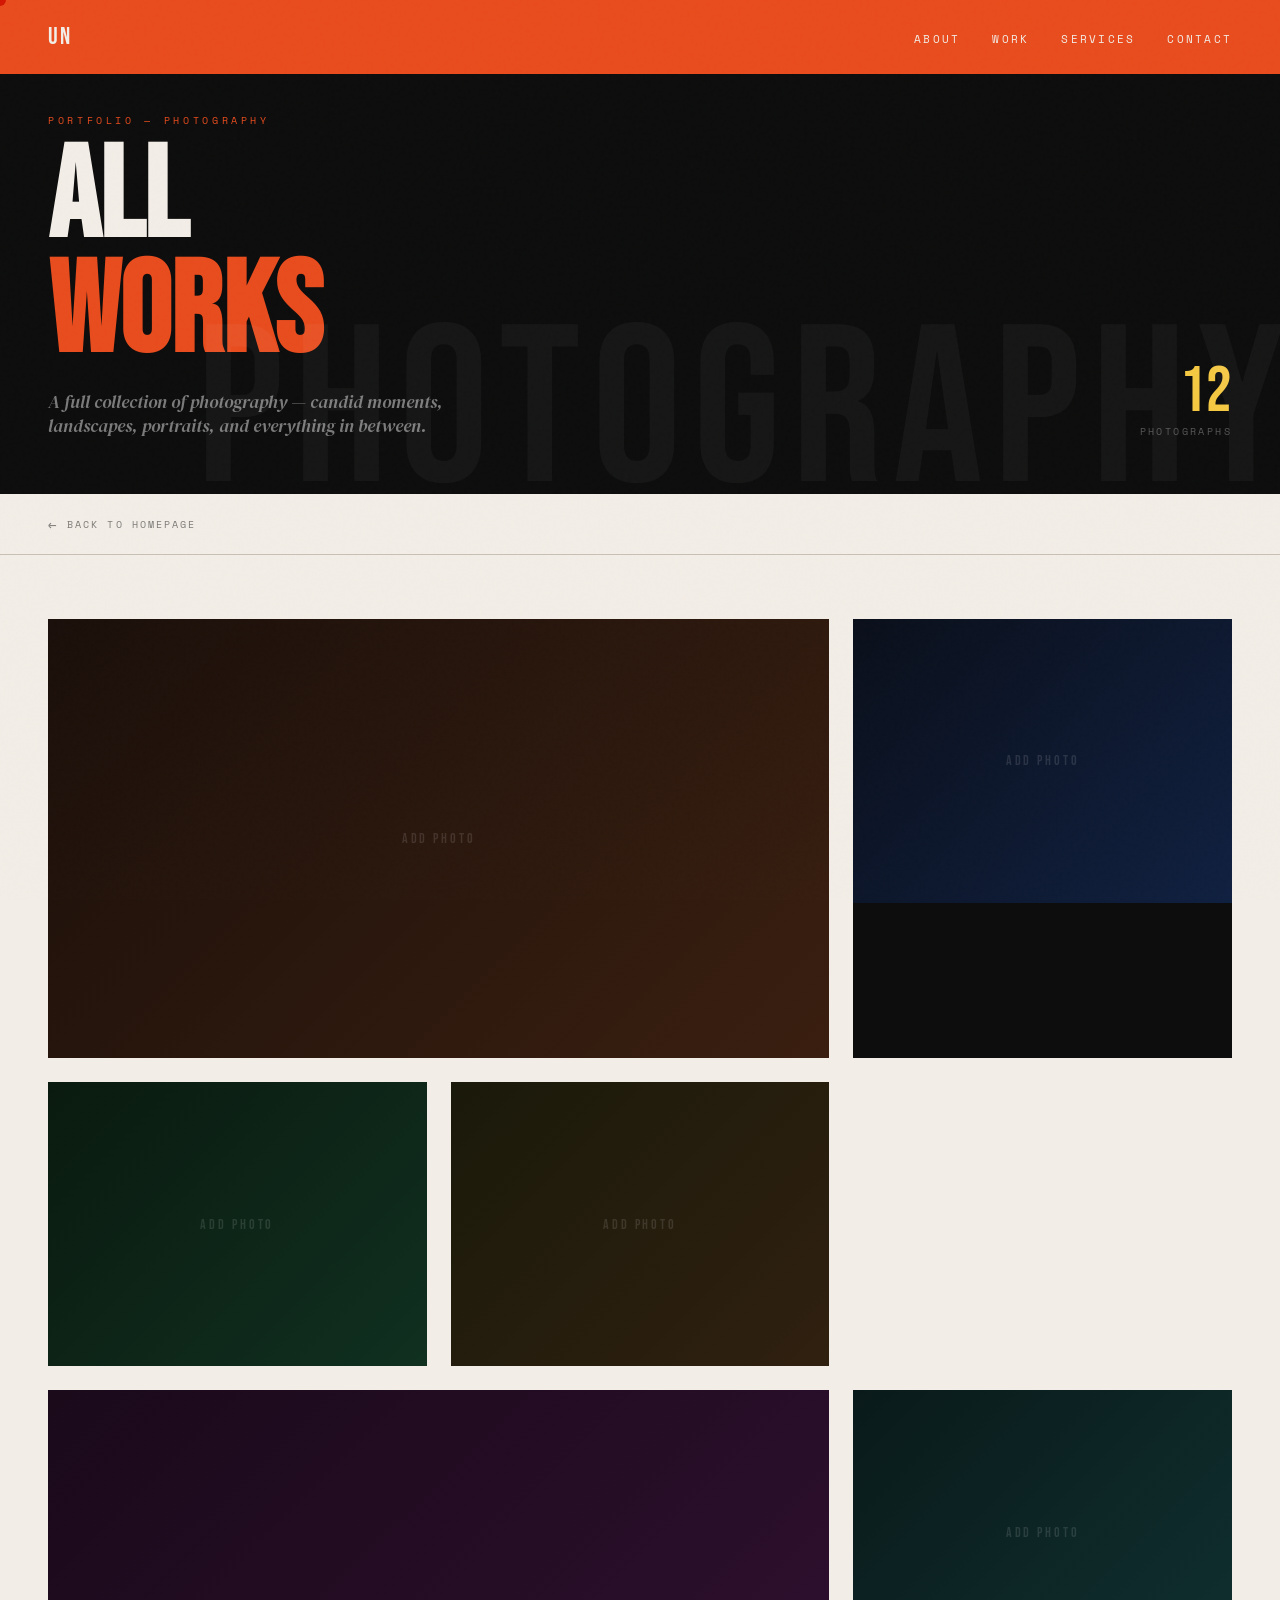
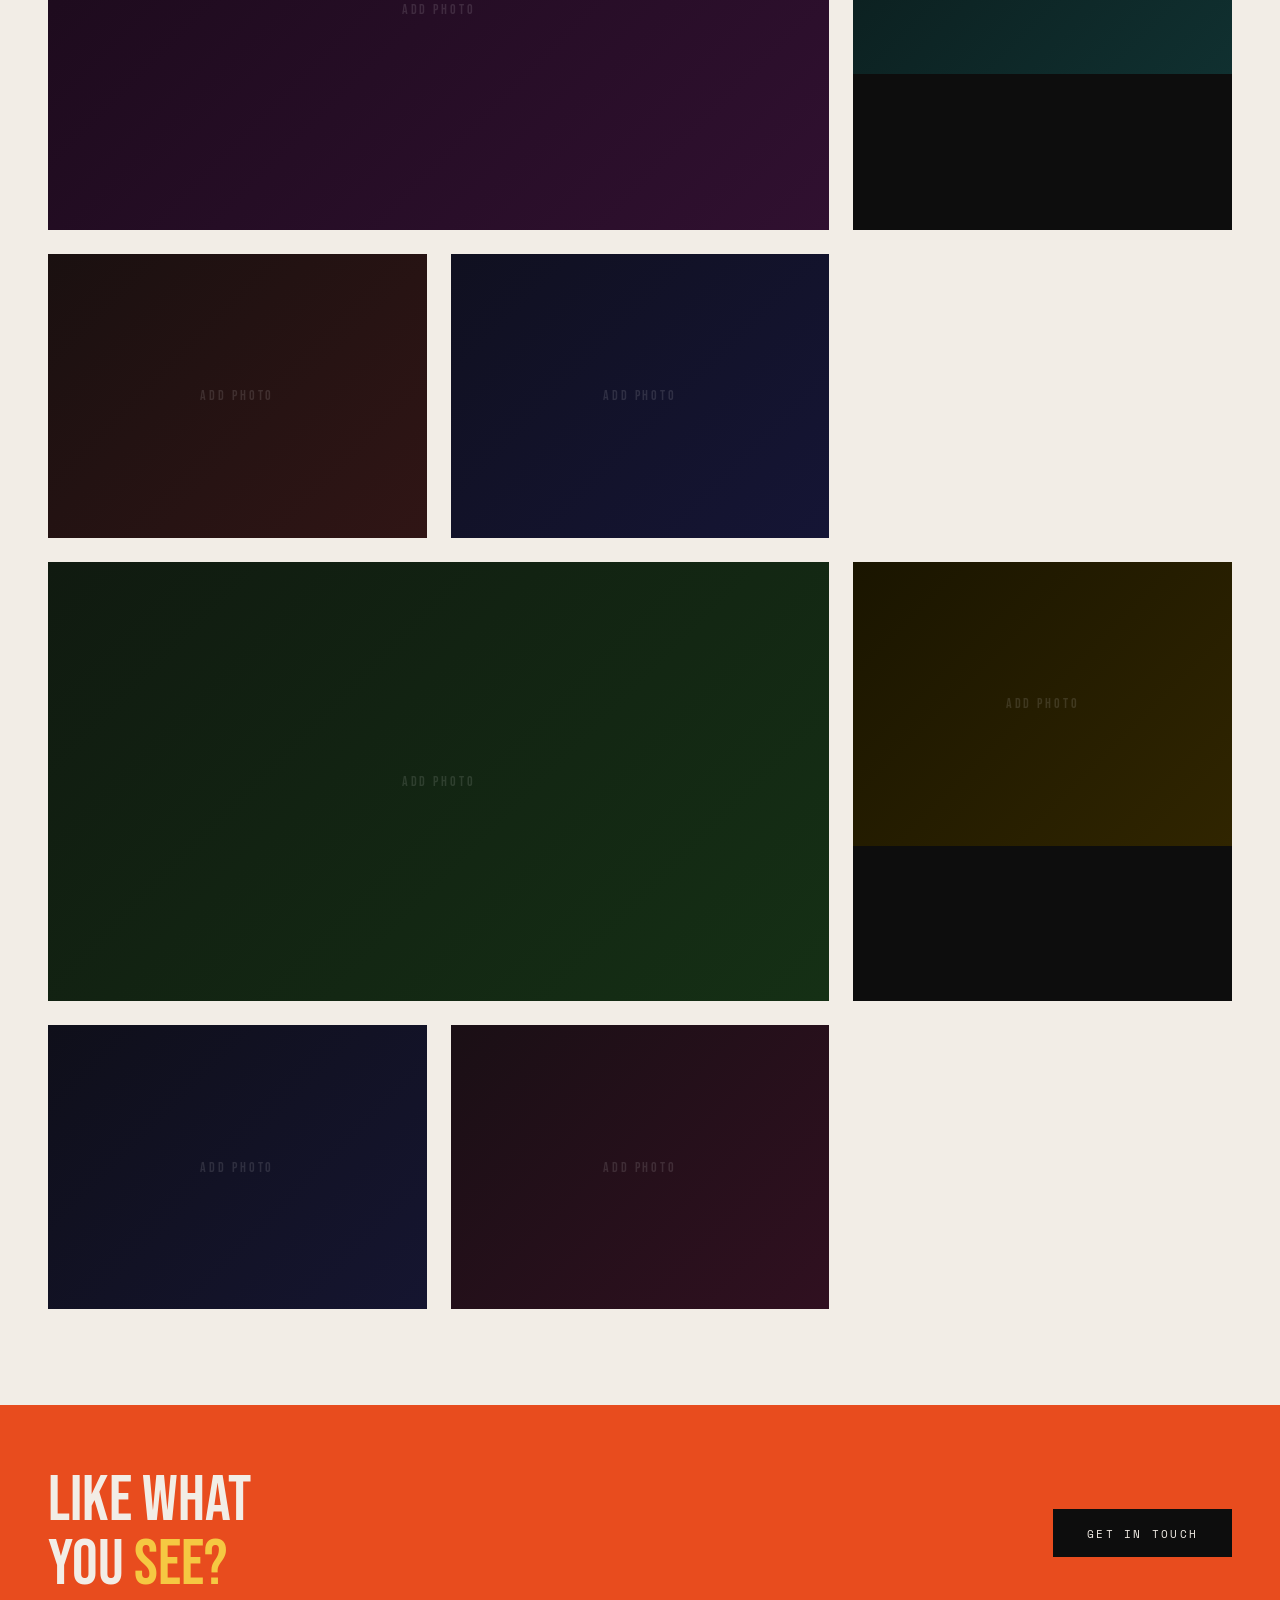
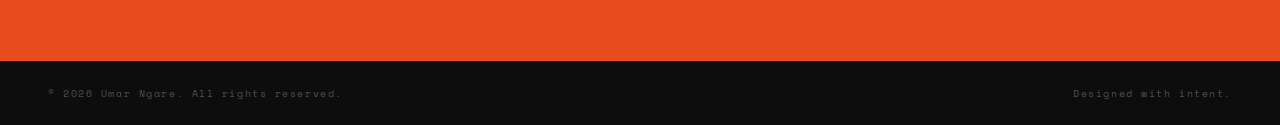
<file: works.html>
<!DOCTYPE html>
<html lang="en">
<head>
  <meta charset="UTF-8" />
  <meta name="viewport" content="width=device-width, initial-scale=1.0"/>
  <title>Works — Umar Ngare</title>
  <link href="https://fonts.googleapis.com/css2?family=Bebas+Neue&family=DM+Serif+Display:ital@0;1&family=Space+Mono:ital@0;1&display=swap" rel="stylesheet"/>
  <link rel="stylesheet" href="./workstyle.css" />
</head>
<body>

  <div class="cursor" id="cursor"></div>

  <!-- NAV -->
  <nav>
    <a href="./index.html" class="nav-logo">UN</a>
    <ul class="nav-links">
      <li><a href="./about.html">About</a></li>
      <li><a href="works.html" class="active">Work</a></li>
      <li><a href="portfolio.html#services">Services</a></li>
      <li><a href="portfolio.html#contact">Contact</a></li>
    </ul>
  </nav>

  <!-- PAGE HEADER -->
  <div class="page-header">
    <p class="page-header-label">Portfolio — Photography</p>
    <h1 class="page-header-title">All<br><span>Works</span></h1>
    <p class="page-header-sub">A full collection of photography — candid moments, landscapes, portraits, and everything in between.</p>
    <div class="page-header-meta">
      <div class="page-header-count" id="photo-count">12</div>
      <div class="page-header-count-label">Photographs</div>
    </div>
  </div>

  <!-- BACK -->
  <div class="back-bar">
    <a href="./index.html" class="back-link">Back to Homepage</a>
  </div>

  <!-- GRID -->
  <div class="grid-section">
    <div class="photo-grid" id="photo-grid">

      <div class="photo-card reveal" data-index="0">
        <div class="photo-thumb">
          <!-- Replace the div below with: <img src="your-image.jpg" alt="Photo Title"> -->
          <div class="photo-placeholder p1">ADD PHOTO</div>
        </div>
        <div class="photo-overlay">
          <div class="overlay-num">01</div>
          <div class="overlay-title">Photo Title One</div>
          <div class="overlay-meta">
            <span class="overlay-tag">Landscape · 2025</span>
            <div class="overlay-arrow">→</div>
          </div>
        </div>
      </div>

      <div class="photo-card reveal" data-index="1">
        <div class="photo-thumb">
          <div class="photo-placeholder p2">ADD PHOTO</div>
        </div>
        <div class="photo-overlay">
          <div class="overlay-num">02</div>
          <div class="overlay-title">Photo Title Two</div>
          <div class="overlay-meta">
            <span class="overlay-tag">Portrait · 2025</span>
            <div class="overlay-arrow">→</div>
          </div>
        </div>
      </div>

      <div class="photo-card reveal" data-index="2">
        <div class="photo-thumb">
          <div class="photo-placeholder p3">ADD PHOTO</div>
        </div>
        <div class="photo-overlay">
          <div class="overlay-num">03</div>
          <div class="overlay-title">Photo Title Three</div>
          <div class="overlay-meta">
            <span class="overlay-tag">Street · 2025</span>
            <div class="overlay-arrow">→</div>
          </div>
        </div>
      </div>

      <div class="photo-card reveal" data-index="3">
        <div class="photo-thumb">
          <div class="photo-placeholder p4">ADD PHOTO</div>
        </div>
        <div class="photo-overlay">
          <div class="overlay-num">04</div>
          <div class="overlay-title">Photo Title Four</div>
          <div class="overlay-meta">
            <span class="overlay-tag">Nature · 2025</span>
            <div class="overlay-arrow">→</div>
          </div>
        </div>
      </div>

      <div class="photo-card reveal" data-index="4">
        <div class="photo-thumb">
          <div class="photo-placeholder p5">ADD PHOTO</div>
        </div>
        <div class="photo-overlay">
          <div class="overlay-num">05</div>
          <div class="overlay-title">Photo Title Five</div>
          <div class="overlay-meta">
            <span class="overlay-tag">Architecture · 2025</span>
            <div class="overlay-arrow">→</div>
          </div>
        </div>
      </div>

      <div class="photo-card reveal" data-index="5">
        <div class="photo-thumb">
          <div class="photo-placeholder p6">ADD PHOTO</div>
        </div>
        <div class="photo-overlay">
          <div class="overlay-num">06</div>
          <div class="overlay-title">Photo Title Six</div>
          <div class="overlay-meta">
            <span class="overlay-tag">Abstract · 2025</span>
            <div class="overlay-arrow">→</div>
          </div>
        </div>
      </div>

      <div class="photo-card reveal" data-index="6">
        <div class="photo-thumb">
          <div class="photo-placeholder p7">ADD PHOTO</div>
        </div>
        <div class="photo-overlay">
          <div class="overlay-num">07</div>
          <div class="overlay-title">Photo Title Seven</div>
          <div class="overlay-meta">
            <span class="overlay-tag">Portrait · 2024</span>
            <div class="overlay-arrow">→</div>
          </div>
        </div>
      </div>

      <div class="photo-card reveal" data-index="7">
        <div class="photo-thumb">
          <div class="photo-placeholder p8">ADD PHOTO</div>
        </div>
        <div class="photo-overlay">
          <div class="overlay-num">08</div>
          <div class="overlay-title">Photo Title Eight</div>
          <div class="overlay-meta">
            <span class="overlay-tag">Landscape · 2024</span>
            <div class="overlay-arrow">→</div>
          </div>
        </div>
      </div>

      <div class="photo-card reveal" data-index="8">
        <div class="photo-thumb">
          <div class="photo-placeholder p9">ADD PHOTO</div>
        </div>
        <div class="photo-overlay">
          <div class="overlay-num">09</div>
          <div class="overlay-title">Photo Title Nine</div>
          <div class="overlay-meta">
            <span class="overlay-tag">Street · 2024</span>
            <div class="overlay-arrow">→</div>
          </div>
        </div>
      </div>

      <div class="photo-card reveal" data-index="9">
        <div class="photo-thumb">
          <div class="photo-placeholder p10">ADD PHOTO</div>
        </div>
        <div class="photo-overlay">
          <div class="overlay-num">10</div>
          <div class="overlay-title">Photo Title Ten</div>
          <div class="overlay-meta">
            <span class="overlay-tag">Nature · 2024</span>
            <div class="overlay-arrow">→</div>
          </div>
        </div>
      </div>

      <div class="photo-card reveal" data-index="10">
        <div class="photo-thumb">
          <div class="photo-placeholder p11">ADD PHOTO</div>
        </div>
        <div class="photo-overlay">
          <div class="overlay-num">11</div>
          <div class="overlay-title">Photo Title Eleven</div>
          <div class="overlay-meta">
            <span class="overlay-tag">Abstract · 2024</span>
            <div class="overlay-arrow">→</div>
          </div>
        </div>
      </div>

      <div class="photo-card reveal" data-index="11">
        <div class="photo-thumb">
          <div class="photo-placeholder p12">ADD PHOTO</div>
        </div>
        <div class="photo-overlay">
          <div class="overlay-num">12</div>
          <div class="overlay-title">Photo Title Twelve</div>
          <div class="overlay-meta">
            <span class="overlay-tag">Architecture · 2024</span>
            <div class="overlay-arrow">→</div>
          </div>
        </div>
      </div>

    </div>
  </div>

  <!-- LIGHTBOX -->
  <div class="lightbox" id="lightbox">
    <div class="lightbox-inner">
      <button class="lb-close" id="lb-close">✕ Close</button>
      <button class="lb-nav lb-prev" id="lb-prev">←</button>
      <div class="lightbox-img-wrap" id="lb-img-wrap">
        <div class="lb-placeholder p1">PHOTO PREVIEW</div>
      </div>
      <div class="lightbox-info">
        <div class="lb-num" id="lb-num">01 / 12</div>
        <div class="lb-title" id="lb-title">Photo Title</div>
        <div class="lb-desc" id="lb-desc">Add a short description about this photograph — the story behind it, the location, the mood you were chasing.</div>
        <div id="lb-tags">
          <span class="lb-tag">Landscape</span>
          <span class="lb-tag">2025</span>
        </div>
      </div>
      <button class="lb-nav lb-next" id="lb-next">→</button>
    </div>
  </div>

  <!-- CTA STRIP -->
  <div class="cta-strip reveal">
    <div class="cta-strip-text">Like what<br>you <span>see?</span></div>
    <a href="portfolio.html#contact" class="btn">Get in Touch</a>
  </div>

  <!-- FOOTER -->
  <footer>
    <p>© 2026 Umar Ngare. All rights reserved.</p>
    <p>Designed with intent.</p>
  </footer>

  <script>
    // ── Cursor ──
    const cursor = document.getElementById('cursor');
    document.addEventListener('mousemove', e => {
      cursor.style.left = e.clientX + 'px';
      cursor.style.top  = e.clientY + 'px';
    });
    document.querySelectorAll('a, button, .photo-card').forEach(el => {
      el.addEventListener('mouseenter', () => { cursor.style.transform = 'translate(-50%,-50%) scale(3)'; cursor.style.background = '#f5c842'; });
      el.addEventListener('mouseleave', () => { cursor.style.transform = 'translate(-50%,-50%) scale(1)'; cursor.style.background = '#e84c1e'; });
    });

    // ── Scroll reveal ──
    const observer = new IntersectionObserver(entries => {
      entries.forEach(e => { if (e.isIntersecting) e.target.classList.add('visible'); });
    }, { threshold: 0.1 });
    document.querySelectorAll('.reveal').forEach(el => observer.observe(el));

    // ── Lightbox data ──
    // Customize titles, descriptions, and tags for each photo here
    const photos = [
      { title: 'Photo Title One',    desc: 'Add a short description about this photograph.',   tags: ['Landscape', '2025'] },
      { title: 'Photo Title Two',    desc: 'Add a short description about this photograph.',   tags: ['Portrait', '2025']  },
      { title: 'Photo Title Three',  desc: 'Add a short description about this photograph.',   tags: ['Street', '2025']    },
      { title: 'Photo Title Four',   desc: 'Add a short description about this photograph.',   tags: ['Nature', '2025']    },
      { title: 'Photo Title Five',   desc: 'Add a short description about this photograph.',   tags: ['Architecture', '2025'] },
      { title: 'Photo Title Six',    desc: 'Add a short description about this photograph.',   tags: ['Abstract', '2025']  },
      { title: 'Photo Title Seven',  desc: 'Add a short description about this photograph.',   tags: ['Portrait', '2024']  },
      { title: 'Photo Title Eight',  desc: 'Add a short description about this photograph.',   tags: ['Landscape', '2024'] },
      { title: 'Photo Title Nine',   desc: 'Add a short description about this photograph.',   tags: ['Street', '2024']    },
      { title: 'Photo Title Ten',    desc: 'Add a short description about this photograph.',   tags: ['Nature', '2024']    },
      { title: 'Photo Title Eleven', desc: 'Add a short description about this photograph.',   tags: ['Abstract', '2024']  },
      { title: 'Photo Title Twelve', desc: 'Add a short description about this photograph.',   tags: ['Architecture', '2024'] },
    ];

    let current = 0;
    const lightbox  = document.getElementById('lightbox');
    const lbImgWrap = document.getElementById('lb-img-wrap');
    const lbNum     = document.getElementById('lb-num');
    const lbTitle   = document.getElementById('lb-title');
    const lbDesc    = document.getElementById('lb-desc');
    const lbTags    = document.getElementById('lb-tags');

    function openLightbox(index) {
      current = index;
      updateLightbox();
      lightbox.classList.add('open');
      document.body.style.overflow = 'hidden';
    }

    function updateLightbox() {
      const p = photos[current];
      const cards = document.querySelectorAll('.photo-card');
      const thumbContent = cards[current].querySelector('.photo-thumb').innerHTML;

      lbImgWrap.innerHTML = thumbContent;
      // Style the placeholder/img to fill the lightbox properly
      const img = lbImgWrap.querySelector('img');
      if (img) {
        img.style.maxWidth  = '65vw';
        img.style.maxHeight = '80vh';
        img.style.objectFit = 'contain';
      }
      const ph = lbImgWrap.querySelector('.photo-placeholder');
      if (ph) {
        ph.style.width  = '500px';
        ph.style.height = '380px';
      }

      lbNum.textContent   = String(current + 1).padStart(2,'0') + ' / ' + String(photos.length).padStart(2,'0');
      lbTitle.textContent = p.title;
      lbDesc.textContent  = p.desc;
      lbTags.innerHTML    = p.tags.map(t => `<span class="lb-tag">${t}</span>`).join('');
    }

    function closeLightbox() {
      lightbox.classList.remove('open');
      document.body.style.overflow = '';
    }

    document.querySelectorAll('.photo-card').forEach((card, i) => {
      card.addEventListener('click', () => openLightbox(i));
    });

    document.getElementById('lb-close').addEventListener('click', closeLightbox);
    document.getElementById('lb-prev').addEventListener('click', () => { current = (current - 1 + photos.length) % photos.length; updateLightbox(); });
    document.getElementById('lb-next').addEventListener('click', () => { current = (current + 1) % photos.length; updateLightbox(); });

    lightbox.addEventListener('click', e => { if (e.target === lightbox) closeLightbox(); });

    document.addEventListener('keydown', e => {
      if (!lightbox.classList.contains('open')) return;
      if (e.key === 'Escape') closeLightbox();
      if (e.key === 'ArrowLeft')  { current = (current - 1 + photos.length) % photos.length; updateLightbox(); }
      if (e.key === 'ArrowRight') { current = (current + 1) % photos.length; updateLightbox(); }
    });

    // Update photo count in header
    document.getElementById('photo-count').textContent = photos.length;
  </script>
</body>
</html>
</file>
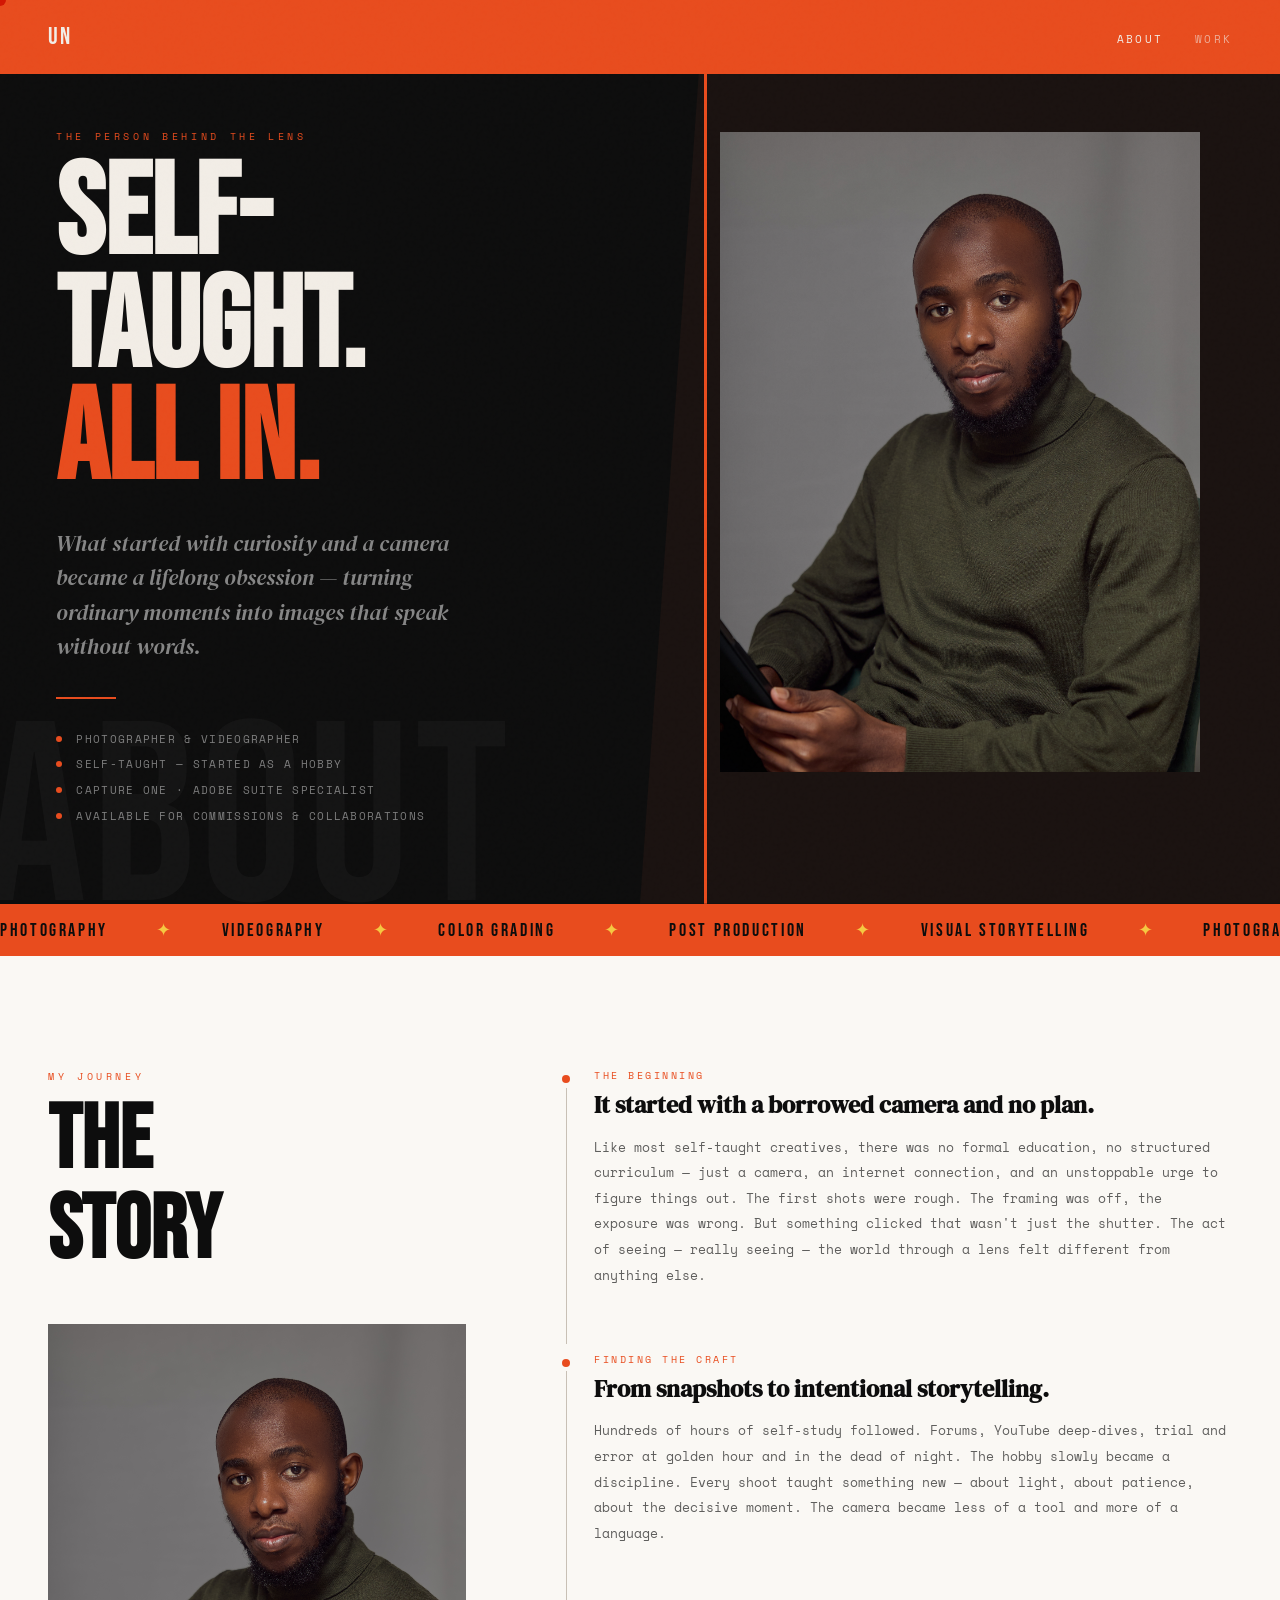
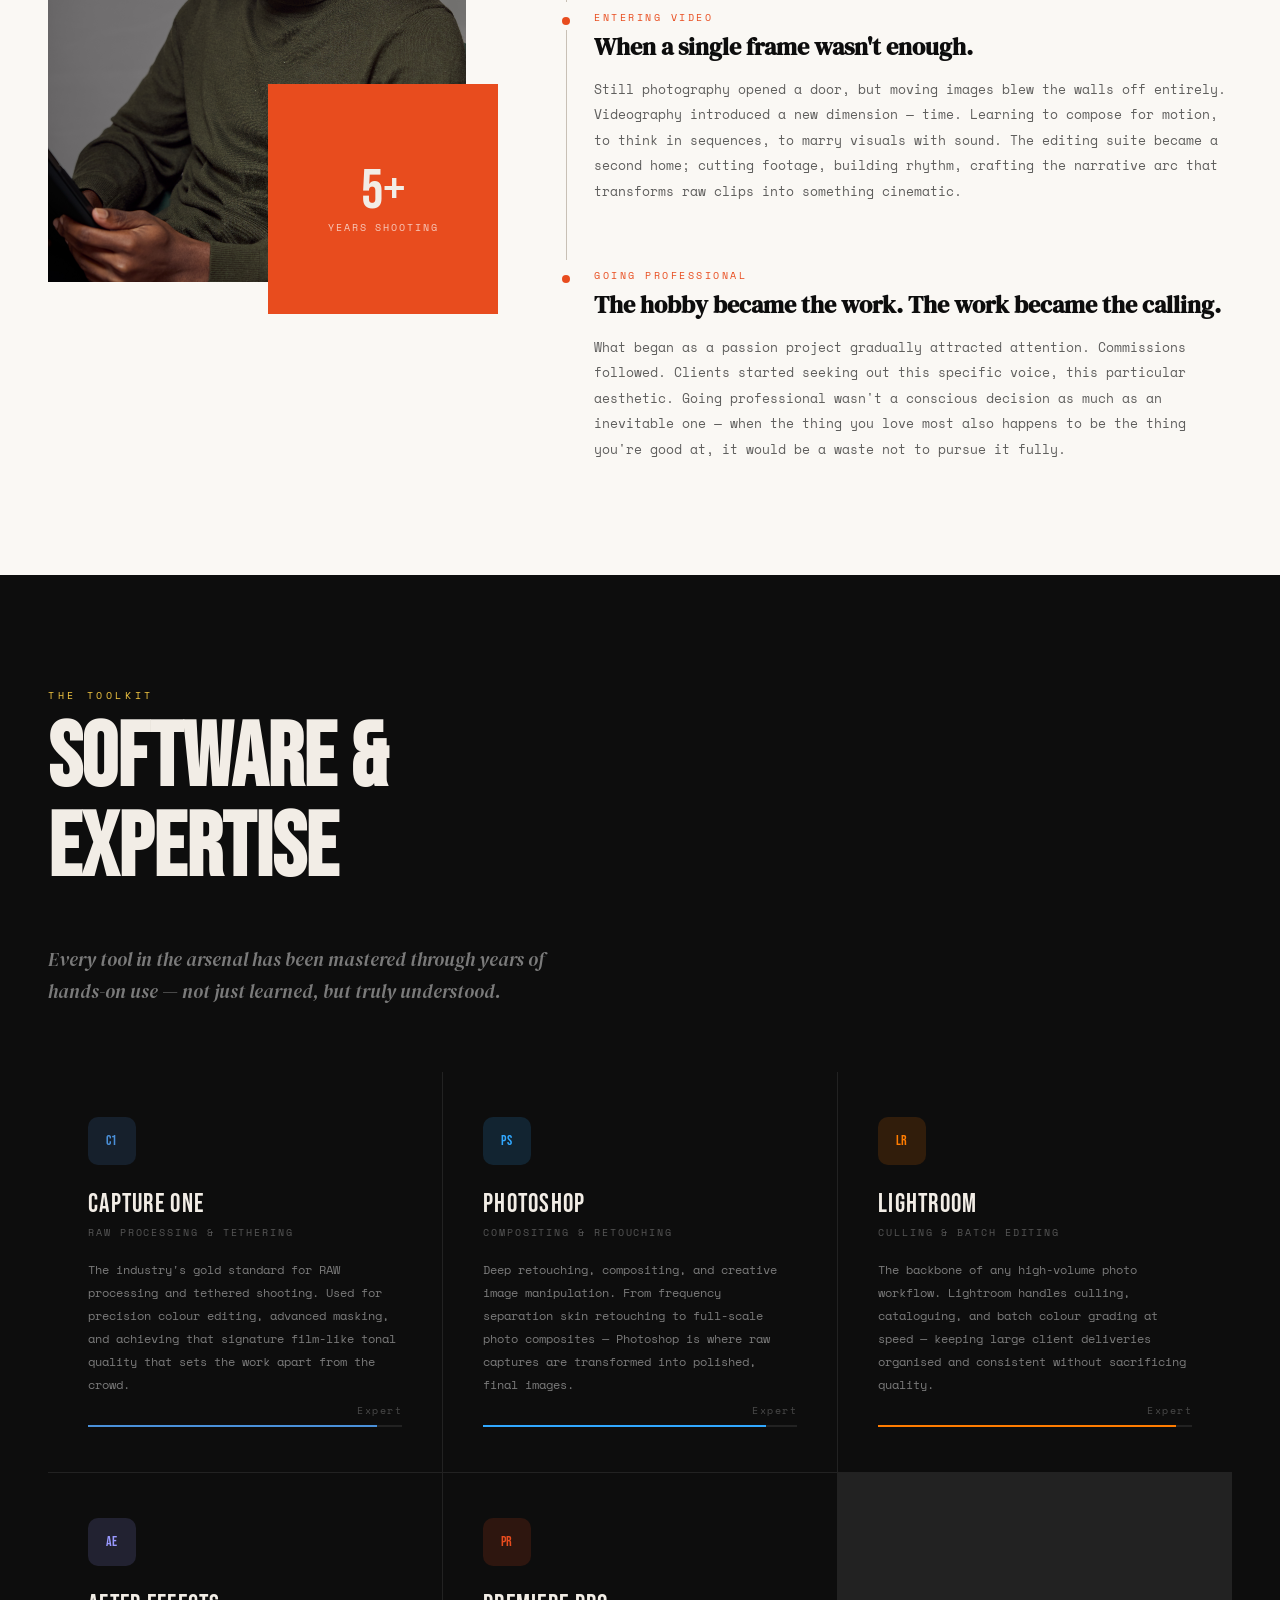
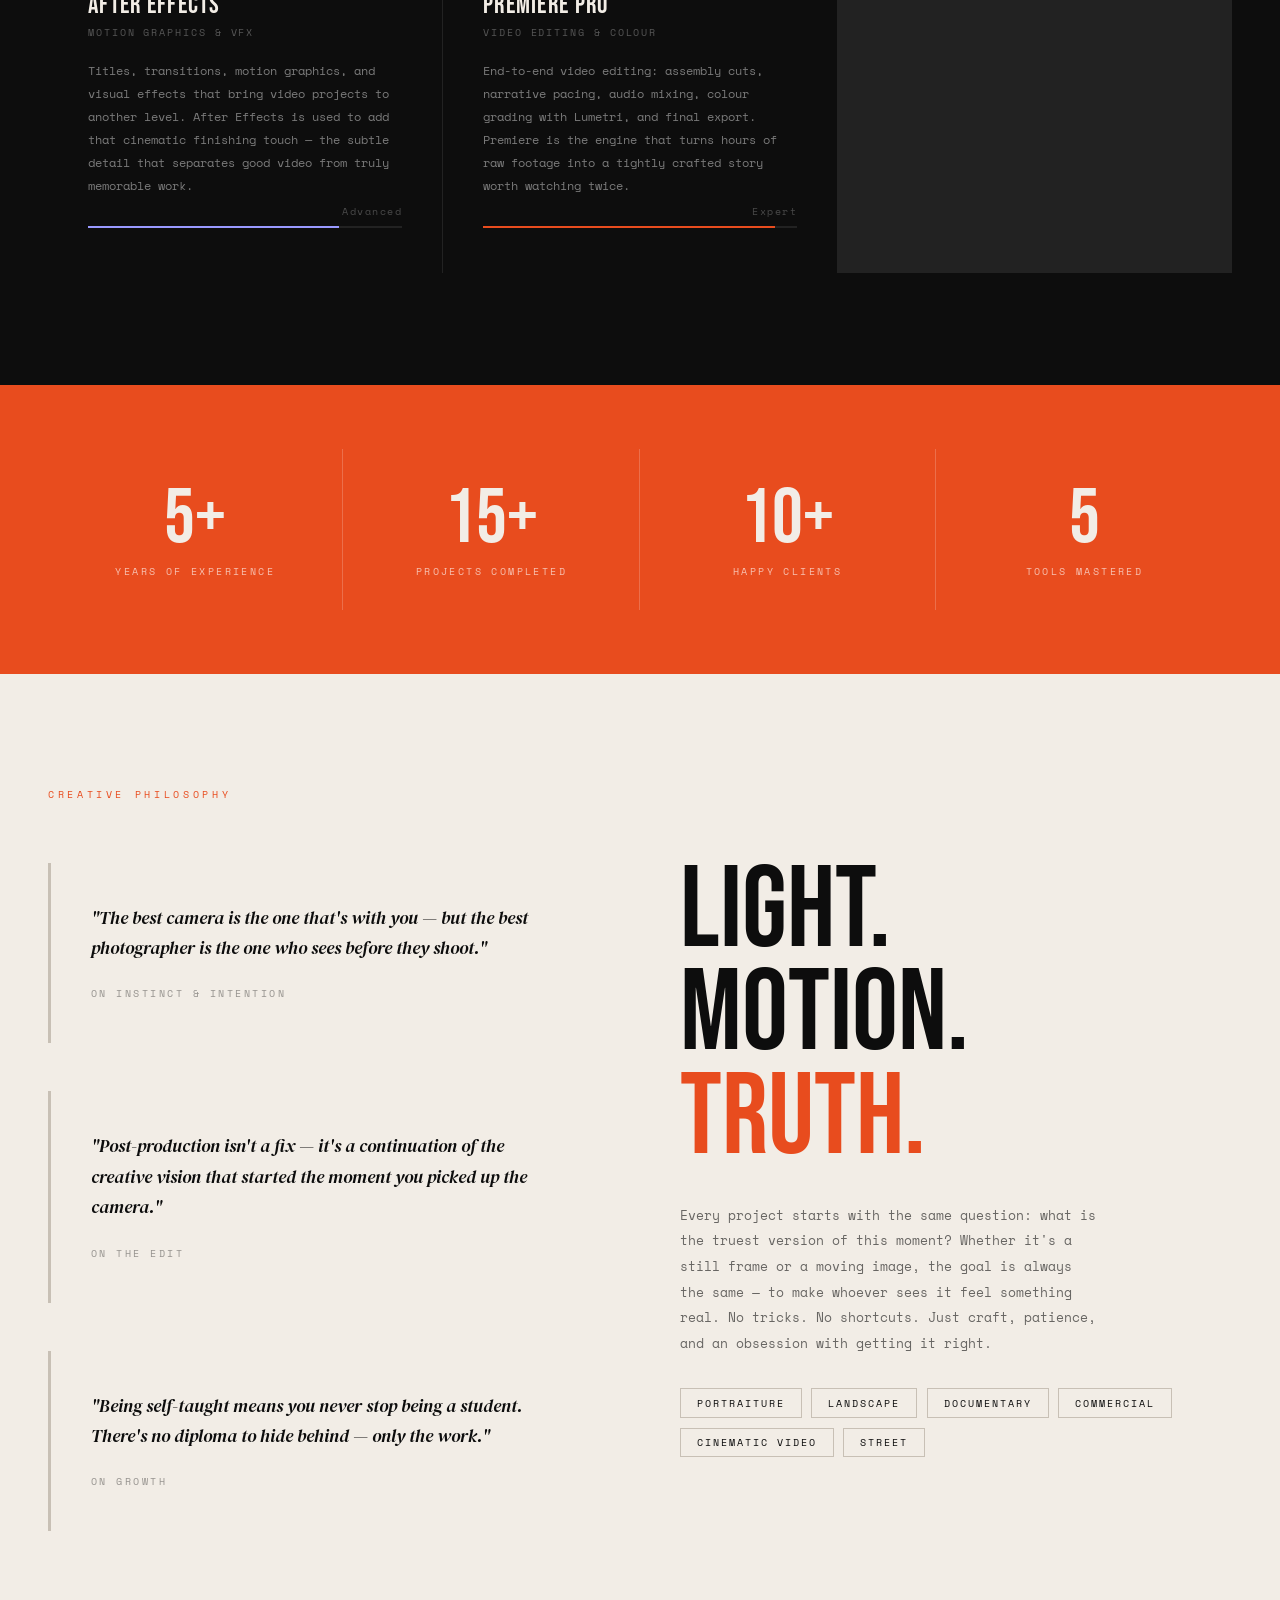
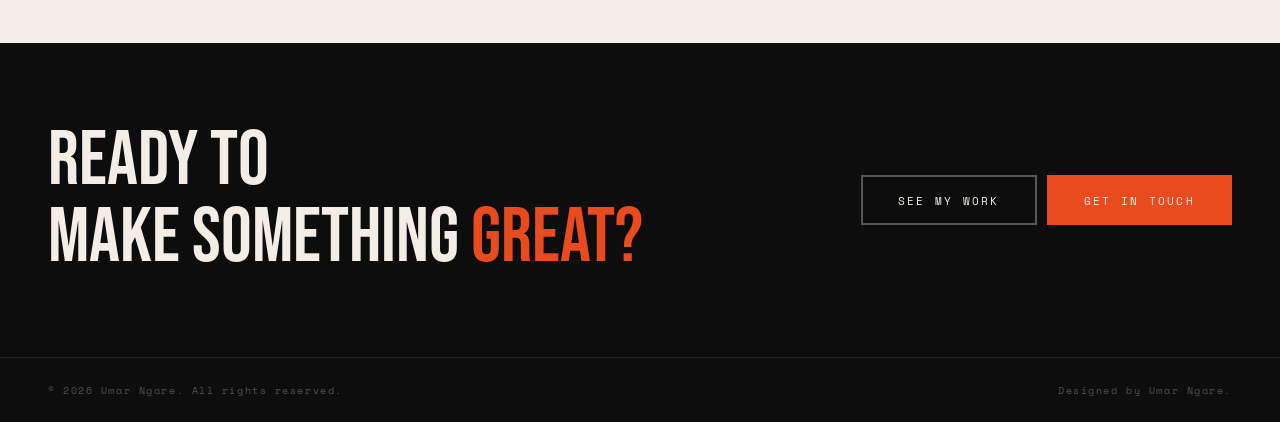
<file: mainPages/about.html>
<!DOCTYPE html>
<html lang="en">
<head>
  <meta charset="UTF-8" />
  <meta name="viewport" content="width=device-width, initial-scale=1.0"/>
  <title>About — Umar Ngare</title>
  <link href="https://fonts.googleapis.com/css2?family=Bebas+Neue&family=DM+Serif+Display:ital@0;1&family=Space+Mono:ital@0;1&display=swap" rel="stylesheet"/>
  <link rel="stylesheet" href="../css/mainpages/aboutStyle.css" />
</head>
<body>

  <div class="cursor" id="cursor"></div>

  <!-- NAV -->
  <nav>
    <a href="../index.html" class="nav-logo">UN</a>
    <ul class="nav-links">
      <li><a href="./about.html" class="active">About</a></li>
      <li><a href="./works.html">Work</a></li>
      <!-- <li><a href="#services">Services</a></li> -->
      <!-- <li><a href="#contact">Contact</a></li> -->
    </ul>
  </nav>

  <!-- HERO -->
  <div class="hero">
    <div class="hero-ghost">ABOUT</div>
    <div class="hero-left">
      <p class="hero-label">The Person Behind the Lens</p>
      <h1 class="hero-title">Self-<br>Taught.<br><span>All In.</span></h1>
      <p class="hero-intro">What started with curiosity and a camera became a lifelong obsession — turning ordinary moments into images that speak without words.</p>
      <div class="hero-divider"></div>
      <div class="hero-quick-facts">
        <div class="fact"><div class="fact-dot"></div>Photographer &amp; Videographer</div>
        <div class="fact"><div class="fact-dot"></div>Self-Taught — Started as a Hobby</div>
        <div class="fact"><div class="fact-dot"></div>Capture One · Adobe Suite Specialist</div>
        <div class="fact"><div class="fact-dot"></div>Available for Commissions &amp; Collaborations</div>
      </div>
    </div>
    <div class="hero-right">
      <div class="hero-photo-frame">
        <div class="hero-photo-inner">
         <img src="../Assets/Profile/about.jpg" alt="Umar Ngare at work">
        </div>
      </div>
    </div>
  </div>

  <!-- MARQUEE -->
  <div class="marquee-strip">
    <div class="marquee-inner">
      <span>Photography</span><span class="marquee-dot">✦</span>
      <span>Videography</span><span class="marquee-dot">✦</span>
      <span>Color Grading</span><span class="marquee-dot">✦</span>
      <span>Post Production</span><span class="marquee-dot">✦</span>
      <span>Visual Storytelling</span><span class="marquee-dot">✦</span>
      <span>Photography</span><span class="marquee-dot">✦</span>
      <span>Videography</span><span class="marquee-dot">✦</span>
      <span>Color Grading</span><span class="marquee-dot">✦</span>
      <span>Post Production</span><span class="marquee-dot">✦</span>
      <span>Visual Storytelling</span><span class="marquee-dot">✦</span>
    </div>
  </div>

  <!-- STORY -->
  <section id="story">
    <div class="story-layout">

      <!-- Sticky Left -->
      <div class="story-sticky reveal">
        <span class="section-tag">My Journey</span>
        <h2 class="section-title">The<br>Story</h2>
        <div class="story-image-stack">
          <div class="story-img-main">
            <img src="../Assets/Profile/about.jpg" alt="Umar Ngare at work">
          </div>
          <div class="story-img-accent">
            <span class="accent-num">5+</span>
            <span class="accent-label">Years Shooting</span>
          </div>
        </div>
      </div>

      <!-- Timeline Right -->
      <div class="story-entries">

        <div class="story-entry reveal">
          <div class="entry-period">The Beginning</div>
          <h3 class="entry-heading">It started with a borrowed camera and no plan.</h3>
          <p class="entry-body">Like most self-taught creatives, there was no formal education, no structured curriculum — just a camera, an internet connection, and an unstoppable urge to figure things out. The first shots were rough. The framing was off, the exposure was wrong. But something clicked that wasn't just the shutter. The act of seeing — really seeing — the world through a lens felt different from anything else.</p>
        </div>

        <div class="story-entry reveal reveal-delay-1">
          <div class="entry-period">Finding the Craft</div>
          <h3 class="entry-heading">From snapshots to intentional storytelling.</h3>
          <p class="entry-body">Hundreds of hours of self-study followed. Forums, YouTube deep-dives, trial and error at golden hour and in the dead of night. The hobby slowly became a discipline. Every shoot taught something new — about light, about patience, about the decisive moment. The camera became less of a tool and more of a language.</p>
        </div>

        <div class="story-entry reveal reveal-delay-2">
          <div class="entry-period">Entering Video</div>
          <h3 class="entry-heading">When a single frame wasn't enough.</h3>
          <p class="entry-body">Still photography opened a door, but moving images blew the walls off entirely. Videography introduced a new dimension — time. Learning to compose for motion, to think in sequences, to marry visuals with sound. The editing suite became a second home; cutting footage, building rhythm, crafting the narrative arc that transforms raw clips into something cinematic.</p>
        </div>

        <div class="story-entry reveal reveal-delay-3">
          <div class="entry-period">Going Professional</div>
          <h3 class="entry-heading">The hobby became the work. The work became the calling.</h3>
          <p class="entry-body">What began as a passion project gradually attracted attention. Commissions followed. Clients started seeking out this specific voice, this particular aesthetic. Going professional wasn't a conscious decision as much as an inevitable one — when the thing you love most also happens to be the thing you're good at, it would be a waste not to pursue it fully.</p>
        </div>

      </div>
    </div>
  </section>

  <!-- TOOLS -->
  <section id="tools">
    <div style="max-width:1200px; margin:0 auto;">
      <span class="section-tag reveal">The Toolkit</span>
      <h2 class="section-title reveal">Software &amp;<br>Expertise</h2>
      <p class="tools-intro reveal">Every tool in the arsenal has been mastered through years of hands-on use — not just learned, but truly understood.</p>

      <div class="tools-grid reveal">

        <div class="tool-card">
          <div class="tool-icon">C1</div>
          <div class="tool-name">Capture One</div>
          <div class="tool-category">RAW Processing &amp; Tethering</div>
          <p class="tool-desc">The industry's gold standard for RAW processing and tethered shooting. Used for precision colour editing, advanced masking, and achieving that signature film-like tonal quality that sets the work apart from the crowd.</p>
          <div class="tool-skill-bar">
            <span class="tool-skill-label">Expert</span>
            <div class="tool-skill-fill" data-width="92%"></div>
          </div>
        </div>

        <div class="tool-card">
          <div class="tool-icon">PS</div>
          <div class="tool-name">Photoshop</div>
          <div class="tool-category">Compositing &amp; Retouching</div>
          <p class="tool-desc">Deep retouching, compositing, and creative image manipulation. From frequency separation skin retouching to full-scale photo composites — Photoshop is where raw captures are transformed into polished, final images.</p>
          <div class="tool-skill-bar">
            <span class="tool-skill-label">Expert</span>
            <div class="tool-skill-fill" data-width="90%"></div>
          </div>
        </div>

        <div class="tool-card">
          <div class="tool-icon">LR</div>
          <div class="tool-name">Lightroom</div>
          <div class="tool-category">Culling &amp; Batch Editing</div>
          <p class="tool-desc">The backbone of any high-volume photo workflow. Lightroom handles culling, cataloguing, and batch colour grading at speed — keeping large client deliveries organised and consistent without sacrificing quality.</p>
          <div class="tool-skill-bar">
            <span class="tool-skill-label">Expert</span>
            <div class="tool-skill-fill" data-width="95%"></div>
          </div>
        </div>

        <div class="tool-card">
          <div class="tool-icon">AE</div>
          <div class="tool-name">After Effects</div>
          <div class="tool-category">Motion Graphics &amp; VFX</div>
          <p class="tool-desc">Titles, transitions, motion graphics, and visual effects that bring video projects to another level. After Effects is used to add that cinematic finishing touch — the subtle detail that separates good video from truly memorable work.</p>
          <div class="tool-skill-bar">
            <span class="tool-skill-label">Advanced</span>
            <div class="tool-skill-fill" data-width="80%"></div>
          </div>
        </div>

        <div class="tool-card">
          <div class="tool-icon">PR</div>
          <div class="tool-name">Premiere Pro</div>
          <div class="tool-category">Video Editing &amp; Colour</div>
          <p class="tool-desc">End-to-end video editing: assembly cuts, narrative pacing, audio mixing, colour grading with Lumetri, and final export. Premiere is the engine that turns hours of raw footage into a tightly crafted story worth watching twice.</p>
          <div class="tool-skill-bar">
            <span class="tool-skill-label">Expert</span>
            <div class="tool-skill-fill" data-width="93%"></div>
          </div>
        </div>

      </div>
    </div>
  </section>

  <!-- NUMBERS -->
  <div class="numbers-band reveal">
    <div class="number-item">
      <span class="number-val">5+</span>
      <div class="number-label">Years of Experience</div>
    </div>
    <div class="number-item">
      <span class="number-val">15+</span>
      <div class="number-label">Projects Completed</div>
    </div>
    <div class="number-item">
      <span class="number-val">10+</span>
      <div class="number-label">Happy Clients</div>
    </div>
    <div class="number-item">
      <span class="number-val">5</span>
      <div class="number-label">Tools Mastered</div>
    </div>
  </div>

  <!-- PHILOSOPHY -->
  <section id="philosophy">
    <div class="philosophy-layout">
      <div class="philosophy-quotes reveal">
        <span class="section-tag">Creative Philosophy</span>
        <div class="quote-block">
          <p class="quote-text">"The best camera is the one that's with you — but the best photographer is the one who sees before they shoot."</p>
          <span class="quote-attr">On instinct &amp; intention</span>
        </div>
        <div class="quote-block">
          <p class="quote-text">"Post-production isn't a fix — it's a continuation of the creative vision that started the moment you picked up the camera."</p>
          <span class="quote-attr">On the edit</span>
        </div>
        <div class="quote-block">
          <p class="quote-text">"Being self-taught means you never stop being a student. There's no diploma to hide behind — only the work."</p>
          <span class="quote-attr">On growth</span>
        </div>
      </div>

      <div class="philosophy-visual reveal reveal-delay-2">
        <div class="philosophy-big-text">
          Light.<br>Motion.<br><em>Truth.</em>
        </div>
        <p class="philosophy-body">Every project starts with the same question: what is the truest version of this moment? Whether it's a still frame or a moving image, the goal is always the same — to make whoever sees it feel something real. No tricks. No shortcuts. Just craft, patience, and an obsession with getting it right.</p>
        <div class="philosophy-tags">
          <span class="ptag">Portraiture</span>
          <span class="ptag">Landscape</span>
          <span class="ptag">Documentary</span>
          <span class="ptag">Commercial</span>
          <span class="ptag">Cinematic Video</span>
          <span class="ptag">Street</span>
        </div>
      </div>
    </div>
  </section>

  <!-- CTA -->
  <div class="cta-strip reveal">
    <div class="cta-text">Ready to<br>make something <span>great?</span></div>
    <div>
      <a href="./works.html" class="btn btn-outline">See My Work</a>
      <a href="#" class="btn">Get in Touch</a>
    </div>
  </div>

  <!-- FOOTER -->
  <footer>
    <p>© 2026 Umar Ngare. All rights reserved.</p>
    <p>Designed by Umar Ngare.</p>
  </footer>

  <script src="../js/mainPages/about.js"></script>
</body>
</html>
</file>
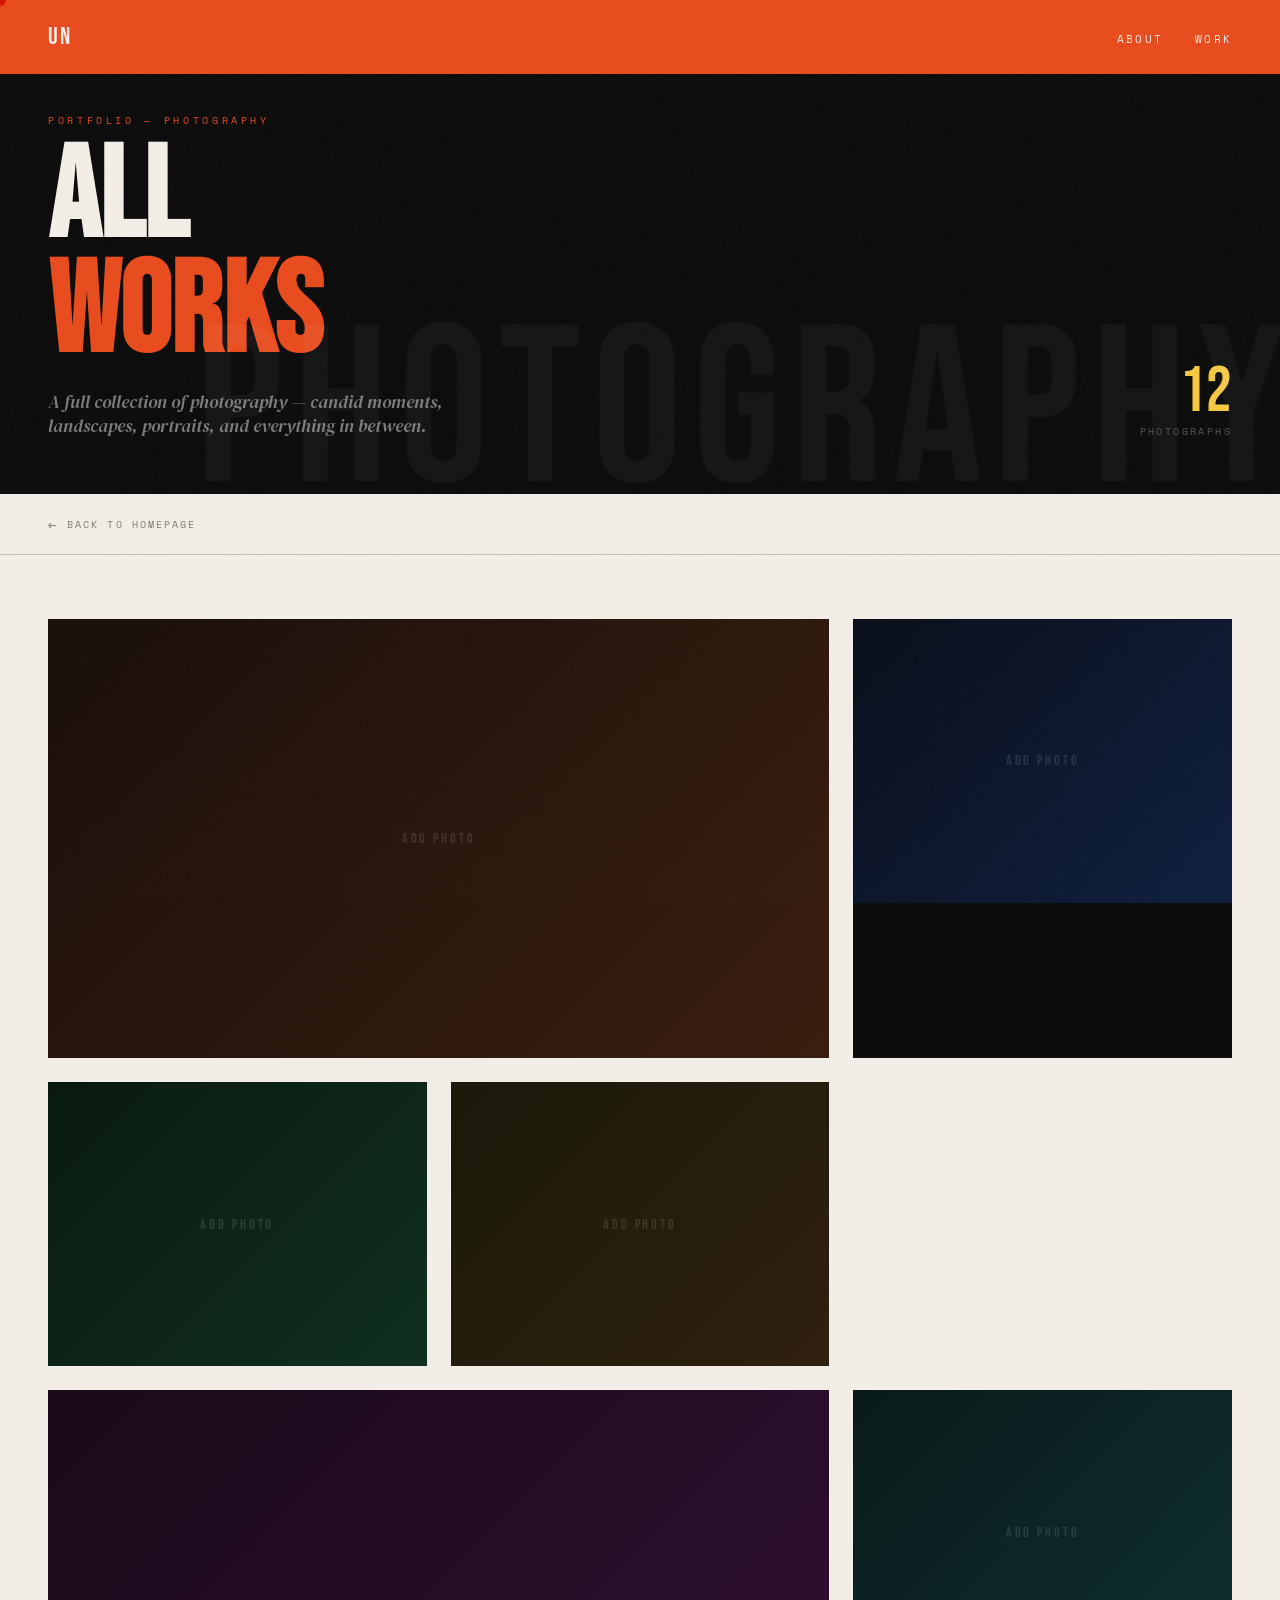
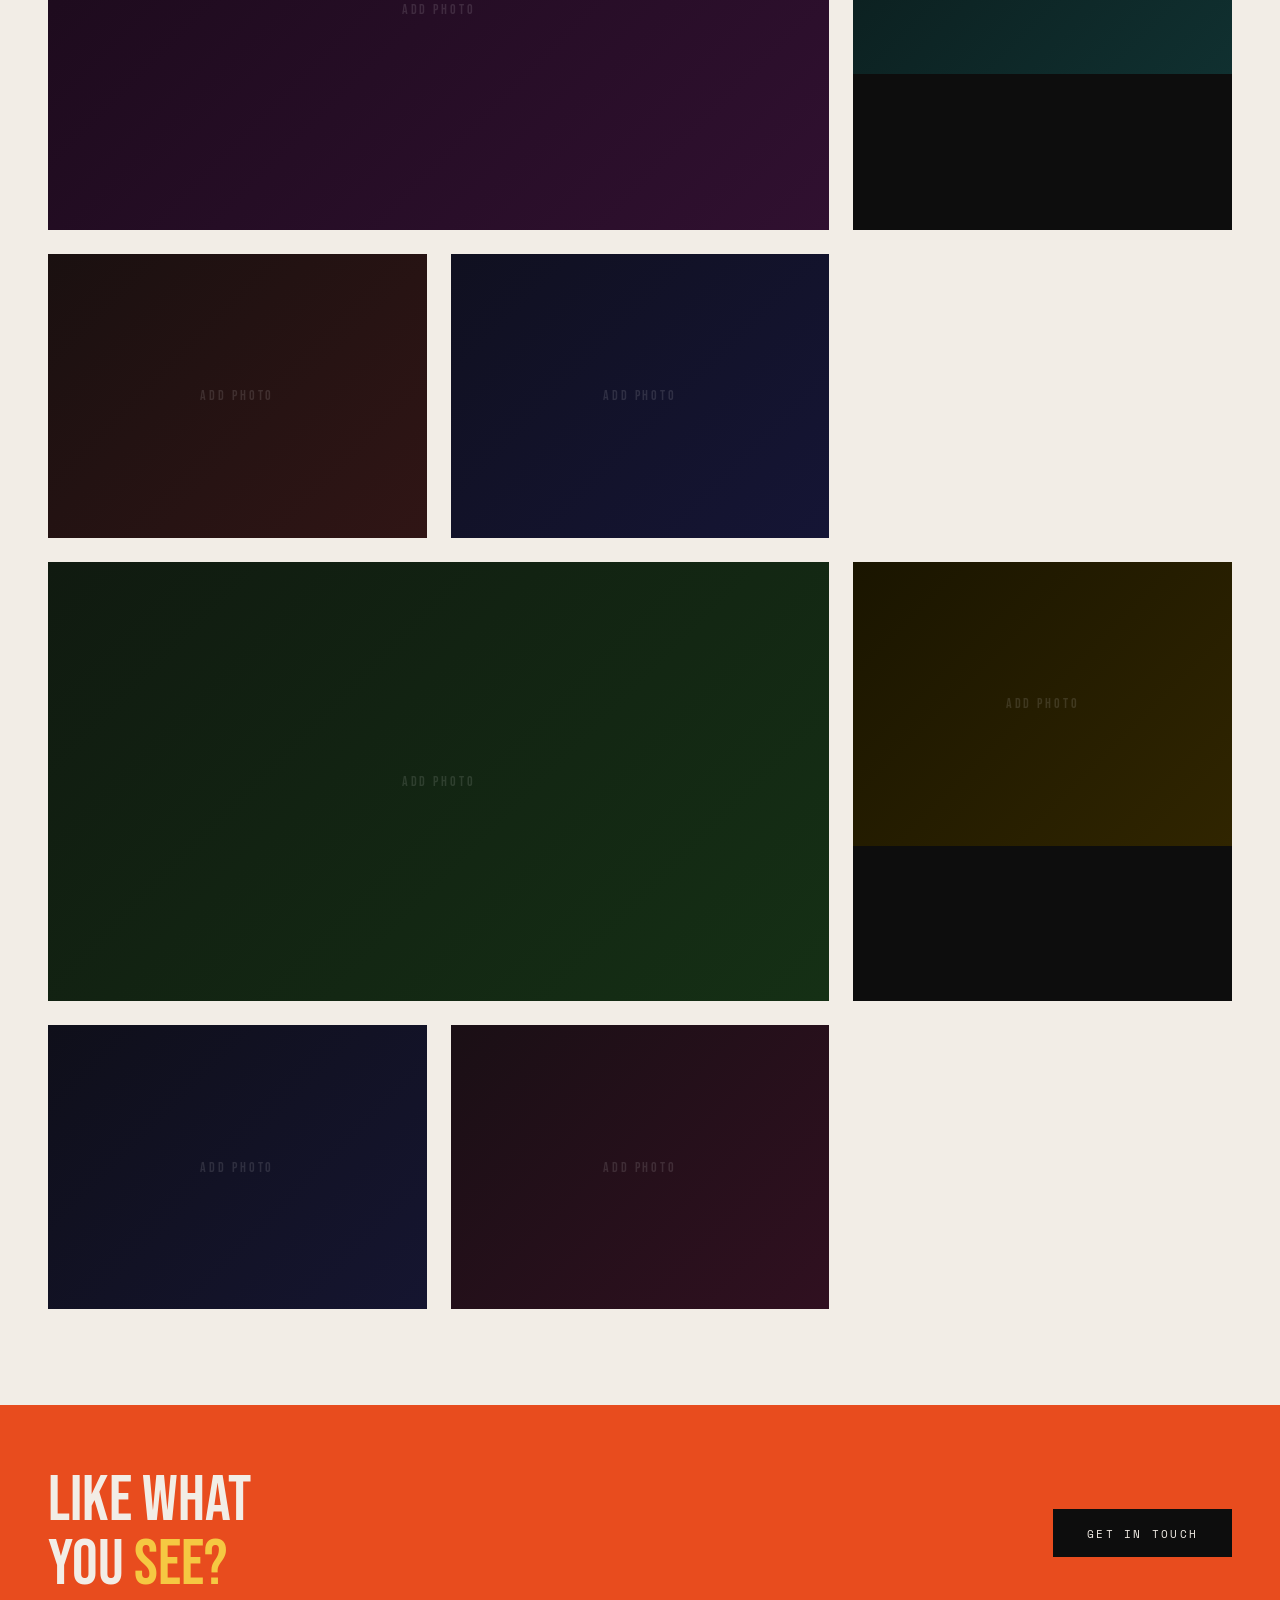
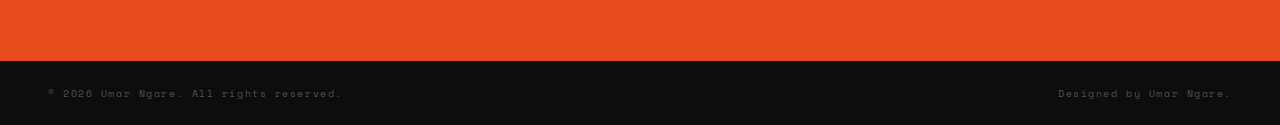
<file: mainPages/works.html>
<!DOCTYPE html>
<html lang="en">
<head>
  <meta charset="UTF-8" />
  <meta name="viewport" content="width=device-width, initial-scale=1.0"/>
  <title>Works — Umar Ngare</title>
  <link href="https://fonts.googleapis.com/css2?family=Bebas+Neue&family=DM+Serif+Display:ital@0;1&family=Space+Mono:ital@0;1&display=swap" rel="stylesheet"/>
  <link rel="stylesheet" href="../css/mainpages/workstyle.css" />
</head>
<body>

  <div class="cursor" id="cursor"></div>

  <!-- NAV -->
  <nav>
    <a href="../index.html" class="nav-logo">UN</a>
    <ul class="nav-links">
      <li><a href="../mainPages/about.html">About</a></li>
      <li><a href="../mainPages/works.html" class="active">Work</a></li>
      <!-- <li><a href="../mainPages/portfolio.html#services">Services</a></li> -->
      <!-- <li><a href="../mainPages/portfolio.html#contact">Contact</a></li> -->
    </ul>
  </nav>

  <!-- PAGE HEADER -->
  <div class="page-header">
    <p class="page-header-label">Portfolio — Photography</p>
    <h1 class="page-header-title">All<br><span>Works</span></h1>
    <p class="page-header-sub">A full collection of photography — candid moments, landscapes, portraits, and everything in between.</p>
    <div class="page-header-meta">
      <div class="page-header-count" id="photo-count">12</div>
      <div class="page-header-count-label">Photographs</div>
    </div>
  </div>

  <!-- BACK -->
  <div class="back-bar">
    <a href="../index.html" class="back-link">Back to Homepage</a>
  </div>

  <!-- GRID -->
  <div class="grid-section">
    <div class="photo-grid" id="photo-grid">

      <div class="photo-card reveal" data-index="0">
        <div class="photo-thumb">
          <!-- Replace the div below with: <img src="your-image.jpg" alt="Photo Title"> -->
          <div class="photo-placeholder p1">ADD PHOTO</div>
        </div>
        <div class="photo-overlay">
          <div class="overlay-num">01</div>
          <div class="overlay-title">Photo Title One</div>
          <div class="overlay-meta">
            <span class="overlay-tag">Landscape · 2025</span>
            <div class="overlay-arrow">→</div>
          </div>
        </div>
      </div>

      <div class="photo-card reveal" data-index="1">
        <div class="photo-thumb">
          <div class="photo-placeholder p2">ADD PHOTO</div>
        </div>
        <div class="photo-overlay">
          <div class="overlay-num">02</div>
          <div class="overlay-title">Photo Title Two</div>
          <div class="overlay-meta">
            <span class="overlay-tag">Portrait · 2025</span>
            <div class="overlay-arrow">→</div>
          </div>
        </div>
      </div>

      <div class="photo-card reveal" data-index="2">
        <div class="photo-thumb">
          <div class="photo-placeholder p3">ADD PHOTO</div>
        </div>
        <div class="photo-overlay">
          <div class="overlay-num">03</div>
          <div class="overlay-title">Photo Title Three</div>
          <div class="overlay-meta">
            <span class="overlay-tag">Street · 2025</span>
            <div class="overlay-arrow">→</div>
          </div>
        </div>
      </div>

      <div class="photo-card reveal" data-index="3">
        <div class="photo-thumb">
          <div class="photo-placeholder p4">ADD PHOTO</div>
        </div>
        <div class="photo-overlay">
          <div class="overlay-num">04</div>
          <div class="overlay-title">Photo Title Four</div>
          <div class="overlay-meta">
            <span class="overlay-tag">Nature · 2025</span>
            <div class="overlay-arrow">→</div>
          </div>
        </div>
      </div>

      <div class="photo-card reveal" data-index="4">
        <div class="photo-thumb">
          <div class="photo-placeholder p5">ADD PHOTO</div>
        </div>
        <div class="photo-overlay">
          <div class="overlay-num">05</div>
          <div class="overlay-title">Photo Title Five</div>
          <div class="overlay-meta">
            <span class="overlay-tag">Architecture · 2025</span>
            <div class="overlay-arrow">→</div>
          </div>
        </div>
      </div>

      <div class="photo-card reveal" data-index="5">
        <div class="photo-thumb">
          <div class="photo-placeholder p6">ADD PHOTO</div>
        </div>
        <div class="photo-overlay">
          <div class="overlay-num">06</div>
          <div class="overlay-title">Photo Title Six</div>
          <div class="overlay-meta">
            <span class="overlay-tag">Abstract · 2025</span>
            <div class="overlay-arrow">→</div>
          </div>
        </div>
      </div>

      <div class="photo-card reveal" data-index="6">
        <div class="photo-thumb">
          <div class="photo-placeholder p7">ADD PHOTO</div>
        </div>
        <div class="photo-overlay">
          <div class="overlay-num">07</div>
          <div class="overlay-title">Photo Title Seven</div>
          <div class="overlay-meta">
            <span class="overlay-tag">Portrait · 2024</span>
            <div class="overlay-arrow">→</div>
          </div>
        </div>
      </div>

      <div class="photo-card reveal" data-index="7">
        <div class="photo-thumb">
          <div class="photo-placeholder p8">ADD PHOTO</div>
        </div>
        <div class="photo-overlay">
          <div class="overlay-num">08</div>
          <div class="overlay-title">Photo Title Eight</div>
          <div class="overlay-meta">
            <span class="overlay-tag">Landscape · 2024</span>
            <div class="overlay-arrow">→</div>
          </div>
        </div>
      </div>

      <div class="photo-card reveal" data-index="8">
        <div class="photo-thumb">
          <div class="photo-placeholder p9">ADD PHOTO</div>
        </div>
        <div class="photo-overlay">
          <div class="overlay-num">09</div>
          <div class="overlay-title">Photo Title Nine</div>
          <div class="overlay-meta">
            <span class="overlay-tag">Street · 2024</span>
            <div class="overlay-arrow">→</div>
          </div>
        </div>
      </div>

      <div class="photo-card reveal" data-index="9">
        <div class="photo-thumb">
          <div class="photo-placeholder p10">ADD PHOTO</div>
        </div>
        <div class="photo-overlay">
          <div class="overlay-num">10</div>
          <div class="overlay-title">Photo Title Ten</div>
          <div class="overlay-meta">
            <span class="overlay-tag">Nature · 2024</span>
            <div class="overlay-arrow">→</div>
          </div>
        </div>
      </div>

      <div class="photo-card reveal" data-index="10">
        <div class="photo-thumb">
          <div class="photo-placeholder p11">ADD PHOTO</div>
        </div>
        <div class="photo-overlay">
          <div class="overlay-num">11</div>
          <div class="overlay-title">Photo Title Eleven</div>
          <div class="overlay-meta">
            <span class="overlay-tag">Abstract · 2024</span>
            <div class="overlay-arrow">→</div>
          </div>
        </div>
      </div>

      <div class="photo-card reveal" data-index="11">
        <div class="photo-thumb">
          <div class="photo-placeholder p12">ADD PHOTO</div>
        </div>
        <div class="photo-overlay">
          <div class="overlay-num">12</div>
          <div class="overlay-title">Photo Title Twelve</div>
          <div class="overlay-meta">
            <span class="overlay-tag">Architecture · 2024</span>
            <div class="overlay-arrow">→</div>
          </div>
        </div>
      </div>

    </div>
  </div>

  <!-- LIGHTBOX -->
  <div class="lightbox" id="lightbox">
    <div class="lightbox-inner">
      <button class="lb-close" id="lb-close">✕ Close</button>
      <button class="lb-nav lb-prev" id="lb-prev">←</button>
      <div class="lightbox-img-wrap" id="lb-img-wrap">
        <div class="lb-placeholder p1">PHOTO PREVIEW</div>
      </div>
      <div class="lightbox-info">
        <div class="lb-num" id="lb-num">01 / 12</div>
        <div class="lb-title" id="lb-title">Photo Title</div>
        <div class="lb-desc" id="lb-desc">Add a short description about this photograph — the story behind it, the location, the mood you were chasing.</div>
        <div id="lb-tags">
          <span class="lb-tag">Landscape</span>
          <span class="lb-tag">2025</span>
        </div>
      </div>
      <button class="lb-nav lb-next" id="lb-next">→</button>
    </div>
  </div>

  <!-- CTA STRIP -->
  <div class="cta-strip reveal">
    <div class="cta-strip-text">Like what<br>you <span>see?</span></div>
    <a href="portfolio.html#contact" class="btn">Get in Touch</a>
  </div>

  <!-- FOOTER -->
  <footer>
    <p>© 2026 Umar Ngare. All rights reserved.</p>
    <p>Designed by Umar Ngare.</p>
  </footer>

  <script src="../js/mainPages/works.js"></script>
</body>
</html>
</file>
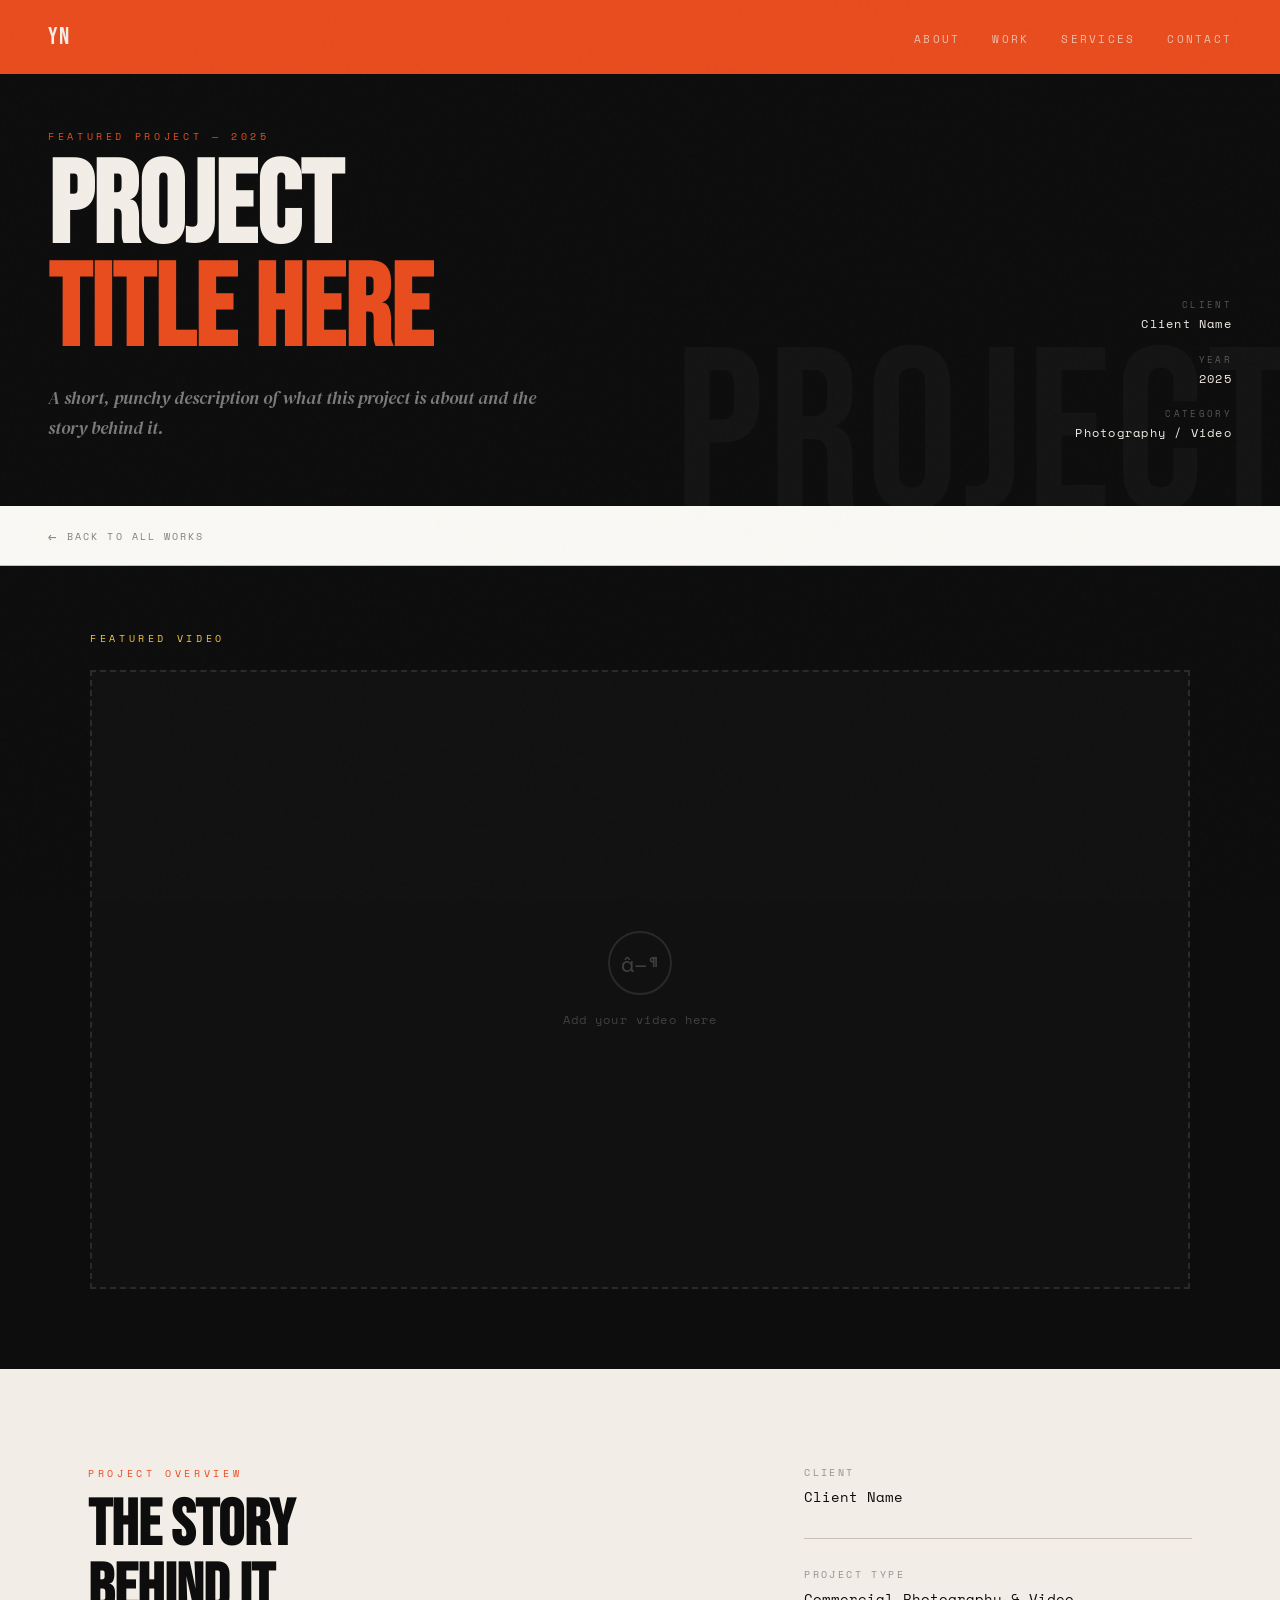
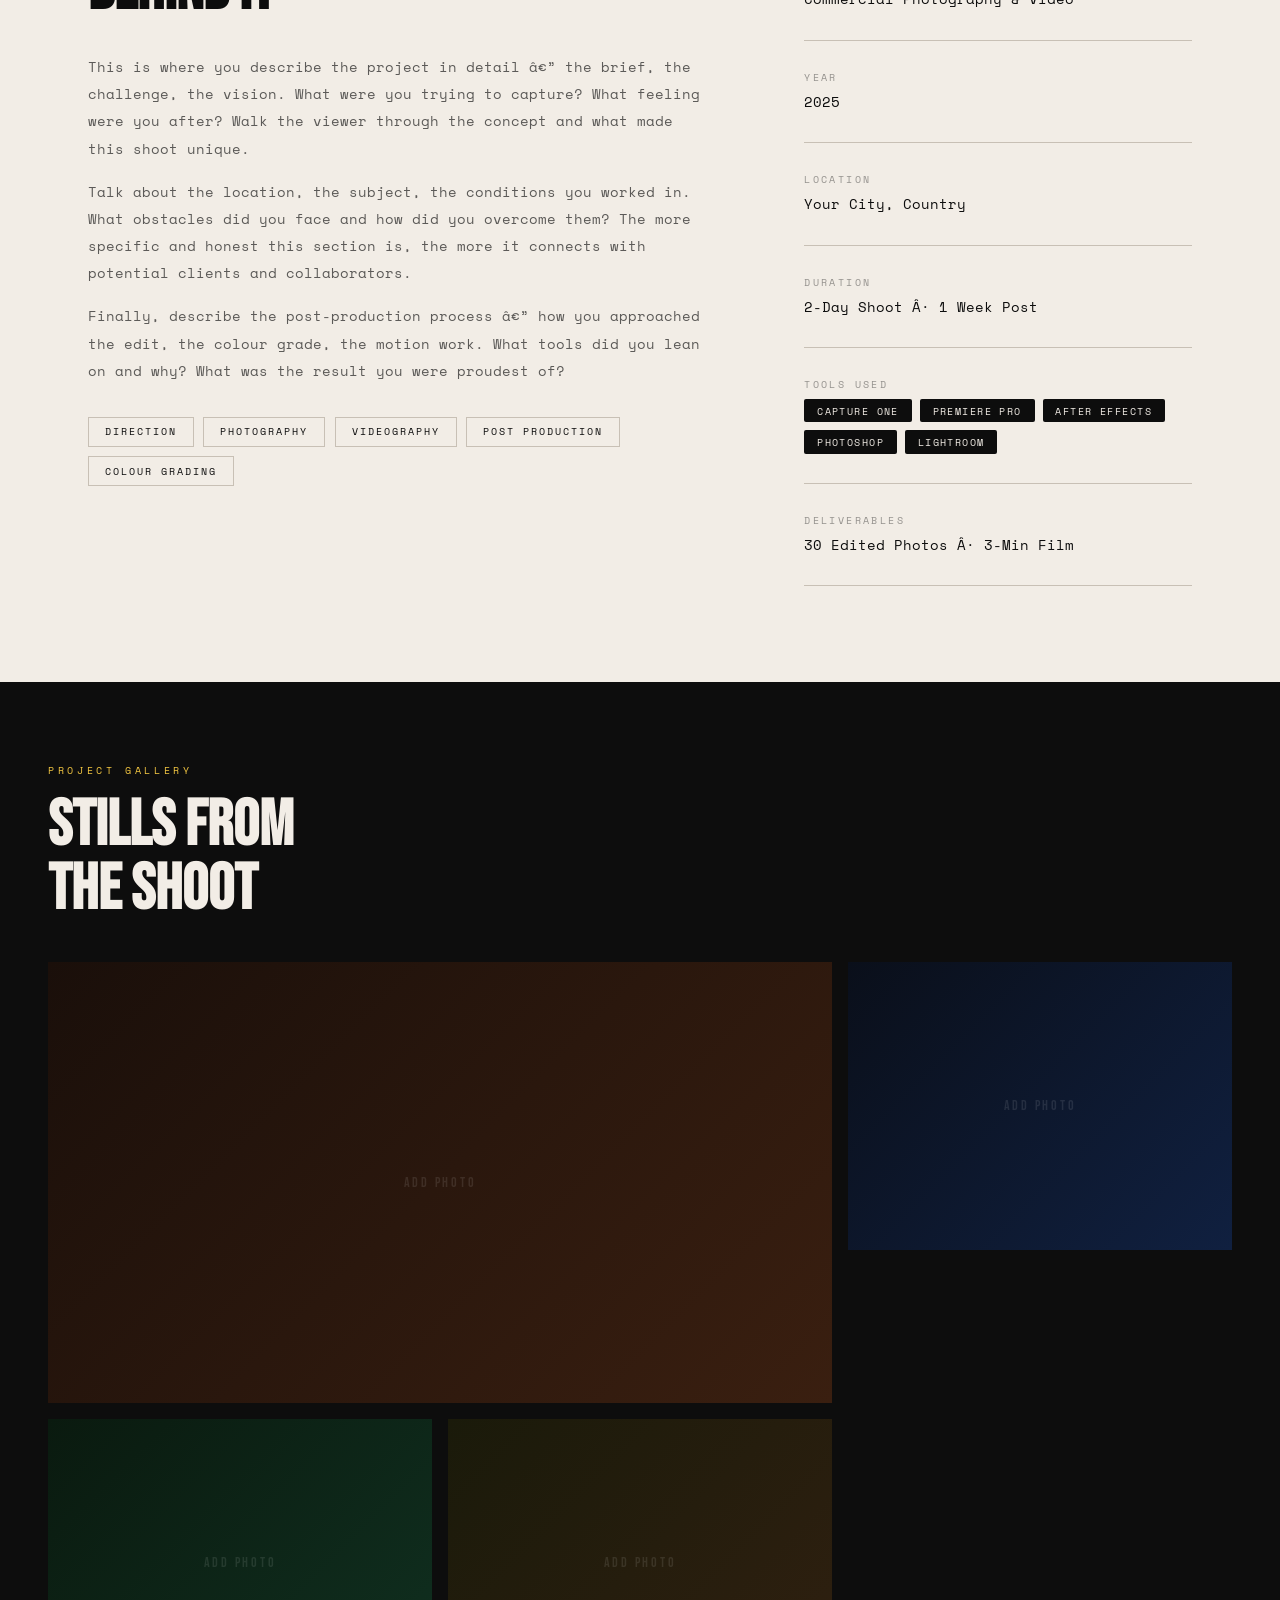
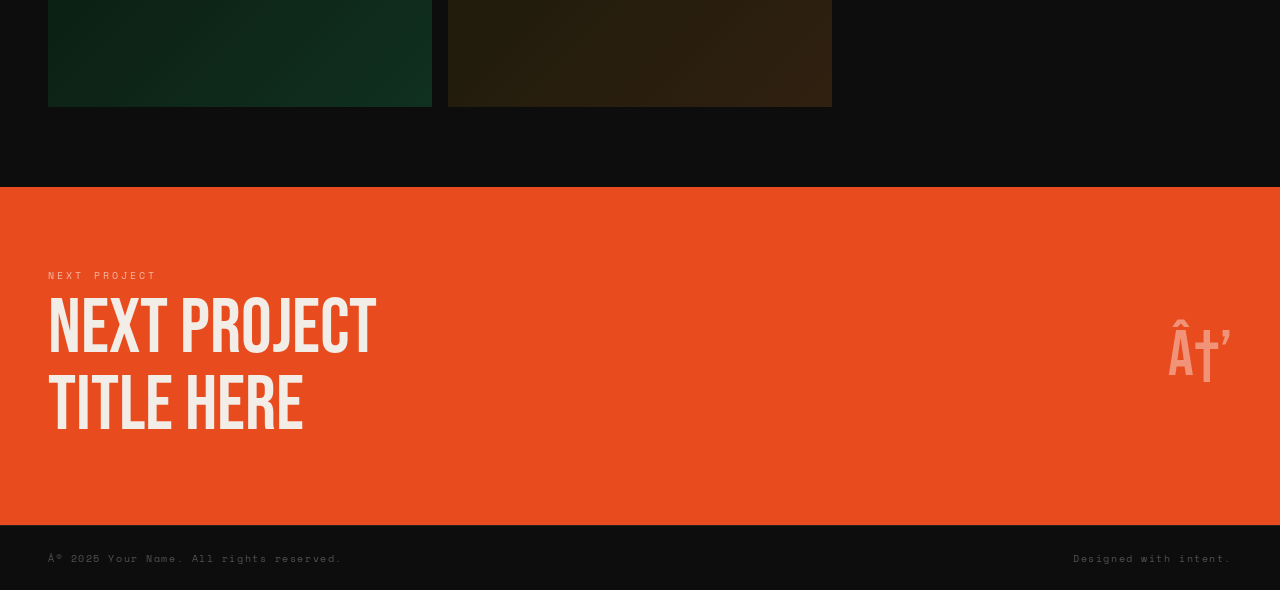
<file: mainPages/projectDetails/project1.html>
﻿<!DOCTYPE html>
<html lang="en">
<head>
  <meta charset="UTF-8" />
  <meta name="viewport" content="width=device-width, initial-scale=1.0"/>
  <title>Project — Umar Ngare</title>
  <link href="https://fonts.googleapis.com/css2?family=Bebas+Neue&family=DM+Serif+Display:ital@0;1&family=Space+Mono:ital@0;1&display=swap" rel="stylesheet"/>
  <link rel="stylesheet" href="../../css/mainpages/project1.css" />
</head>
<body>

  <div class="cursor" id="cursor"></div>

  <!-- NAV -->
  <nav>
    <a href="portfolio.html" class="nav-logo">YN</a>
    <ul class="nav-links">
      <li><a href="about.html">About</a></li>
      <li><a href="works.html">Work</a></li>
      <li><a href="portfolio.html#services">Services</a></li>
      <li><a href="portfolio.html#contact">Contact</a></li>
    </ul>
  </nav>

  <!-- PROJECT HEADER -->
  <div class="project-header">
    <div class="project-header-ghost">PROJECT</div>
    <div class="project-header-inner">
      <div>
        <span class="project-header-label">Featured Project — 2025</span>
        <h1 class="project-title">Project<br><span>Title Here</span></h1>
        <p class="project-tagline">A short, punchy description of what this project is about and the story behind it.</p>
      </div>
      <div class="project-header-meta">
        <div class="meta-item">
          <div class="meta-label">Client</div>
          <div class="meta-value">Client Name</div>
        </div>
        <div class="meta-item">
          <div class="meta-label">Year</div>
          <div class="meta-value">2025</div>
        </div>
        <div class="meta-item">
          <div class="meta-label">Category</div>
          <div class="meta-value">Photography / Video</div>
        </div>
      </div>
    </div>
  </div>

  <!-- BACK BAR -->
  <div class="back-bar">
    <a href="works.html" class="back-link">Back to All Works</a>
  </div>

  <!-- VIDEO SECTION -->
<div class="video-section">
  <div class="video-section-inner">
    <span class="video-section-tag">Featured Video</span>
    <div class="video-wrapper">
      <!-- 
        TO EMBED YOUTUBE / VIMEO: replace this block with:
        <div class="iframe-container">
          <iframe src="https://www.youtube.com/embed/YOUR_VIDEO_ID" allowfullscreen></iframe>
        </div>

        TO USE A LOCAL VIDEO FILE: replace this block with:
        <video controls width="100%">
          <source src="your-video.mp4" type="video/mp4">
        </video>
      -->
      <div class="video-placeholder">
        <div class="video-placeholder-icon">â–¶</div>
        <p>Add your video here</p>
      </div>
    </div>
  </div>
</div>

  <!-- PROJECT DETAILS -->
  <div class="project-details">
    <div class="details-grid">

      <!-- Overview -->
      <div class="reveal">
        <span class="overview-tag">Project Overview</span>
        <h2 class="overview-title">The Story<br>Behind It</h2>
        <p class="overview-body">
          This is where you describe the project in detail â€” the brief, the challenge, the vision. What were you trying to capture? What feeling were you after? Walk the viewer through the concept and what made this shoot unique.
        </p>
        <p class="overview-body">
          Talk about the location, the subject, the conditions you worked in. What obstacles did you face and how did you overcome them? The more specific and honest this section is, the more it connects with potential clients and collaborators.
        </p>
        <p class="overview-body">
          Finally, describe the post-production process â€” how you approached the edit, the colour grade, the motion work. What tools did you lean on and why? What was the result you were proudest of?
        </p>
        <div class="role-tags">
          <span class="role-tag">Direction</span>
          <span class="role-tag">Photography</span>
          <span class="role-tag">Videography</span>
          <span class="role-tag">Post Production</span>
          <span class="role-tag">Colour Grading</span>
        </div>
      </div>

      <!-- Sidebar -->
      <div class="project-sidebar reveal reveal-delay-2">
        <div class="sidebar-block">
          <div class="sidebar-label">Client</div>
          <div class="sidebar-value">Client Name</div>
        </div>
        <div class="sidebar-block">
          <div class="sidebar-label">Project Type</div>
          <div class="sidebar-value">Commercial Photography &amp; Video</div>
        </div>
        <div class="sidebar-block">
          <div class="sidebar-label">Year</div>
          <div class="sidebar-value">2025</div>
        </div>
        <div class="sidebar-block">
          <div class="sidebar-label">Location</div>
          <div class="sidebar-value">Your City, Country</div>
        </div>
        <div class="sidebar-block">
          <div class="sidebar-label">Duration</div>
          <div class="sidebar-value">2-Day Shoot Â· 1 Week Post</div>
        </div>
        <div class="sidebar-block">
          <div class="sidebar-label">Tools Used</div>
          <div class="tools-used">
            <span class="tool-badge">Capture One</span>
            <span class="tool-badge">Premiere Pro</span>
            <span class="tool-badge">After Effects</span>
            <span class="tool-badge">Photoshop</span>
            <span class="tool-badge">Lightroom</span>
          </div>
        </div>
        <div class="sidebar-block">
          <div class="sidebar-label">Deliverables</div>
          <div class="sidebar-value">30 Edited Photos Â· 3-Min Film</div>
        </div>
      </div>

    </div>
  </div>

  <!-- PHOTO GALLERY STRIP -->
  <div class="gallery-strip">
    <div class="gallery-strip-inner reveal">
      <span class="gallery-strip-tag">Project Gallery</span>
      <h2 class="gallery-strip-title">Stills from<br>the Shoot</h2>
      <div class="gallery-row">
        <div class="gallery-item">
          <div class="gallery-thumb g1">ADD PHOTO</div>
          <div class="gallery-overlay">âŠ•</div>
        </div>
        <div class="gallery-item">
          <div class="gallery-thumb g2">ADD PHOTO</div>
          <div class="gallery-overlay">âŠ•</div>
        </div>
        <div class="gallery-item">
          <div class="gallery-thumb g3">ADD PHOTO</div>
          <div class="gallery-overlay">âŠ•</div>
        </div>
        <div class="gallery-item">
          <div class="gallery-thumb g4">ADD PHOTO</div>
          <div class="gallery-overlay">âŠ•</div>
        </div>
      </div>
    </div>
  </div>

  <!-- NEXT PROJECT -->
  <a href="project.html" class="next-project reveal">
    <div>
      <div class="next-label">Next Project</div>
      <div class="next-title">Next Project<br>Title Here</div>
    </div>
    <div class="next-arrow">â†’</div>
  </a>

  <!-- FOOTER -->
  <footer>
    <p>Â© 2025 Your Name. All rights reserved.</p>
    <p>Designed with intent.</p>
  </footer>

  <script>
    // â”€â”€ Cursor â”€â”€
    const cursor = document.getElementById('cursor');
    document.addEventListener('mousemove', e => {
      cursor.style.left = e.clientX + 'px';
      cursor.style.top  = e.clientY + 'px';
    });
    document.querySelectorAll('a, button, .gallery-item, .role-tag, .tool-badge').forEach(el => {
      el.addEventListener('mouseenter', () => { cursor.style.transform = 'translate(-50%,-50%) scale(3)'; cursor.style.background = '#f5c842'; });
      el.addEventListener('mouseleave', () => { cursor.style.transform = 'translate(-50%,-50%) scale(1)'; cursor.style.background = '#e84c1e'; });
    });

    // â”€â”€ Scroll reveal â”€â”€
    const observer = new IntersectionObserver(entries => {
      entries.forEach(e => { if (e.isIntersecting) e.target.classList.add('visible'); });
    }, { threshold: 0.1 });
    document.querySelectorAll('.reveal').forEach(el => observer.observe(el));

    // â”€â”€ Video Tabs â”€â”€
    const tabs = document.querySelectorAll('.vtab');
    const embedPanel = document.getElementById('embed-panel');
    const localPanel = document.getElementById('local-panel');

    tabs.forEach(tab => {
      tab.addEventListener('click', () => {
        tabs.forEach(t => t.classList.remove('active'));
        tab.classList.add('active');
        if (tab.dataset.tab === 'embed') {
          embedPanel.classList.add('active');
          localPanel.classList.remove('active');
        } else {
          localPanel.classList.add('active');
          embedPanel.classList.remove('active');
        }
      });
    });

    // â”€â”€ Embed URL Loader â”€â”€
    function parseVideoUrl(url) {
      url = url.trim();

      // YouTube
      const ytMatch = url.match(
        /(?:youtube\.com\/(?:watch\?v=|shorts\/|embed\/)|youtu\.be\/)([a-zA-Z0-9_-]{11})/
      );
      if (ytMatch) {
        return `https://www.youtube.com/embed/${ytMatch[1]}?autoplay=0&rel=0&modestbranding=1`;
      }

      // Vimeo
      const vimeoMatch = url.match(/vimeo\.com\/(?:video\/)?(\d+)/);
      if (vimeoMatch) {
        return `https://player.vimeo.com/video/${vimeoMatch[1]}?title=0&byline=0&portrait=0`;
      }

      return null;
    }

    document.getElementById('embed-load-btn').addEventListener('click', () => {
      const url = document.getElementById('embed-url-input').value;
      const embedSrc = parseVideoUrl(url);
      const output = document.getElementById('embed-output');

      if (embedSrc) {
        output.innerHTML = `
          <div class="iframe-container">
            <iframe src="${embedSrc}" allowfullscreen allow="autoplay; fullscreen; picture-in-picture"></iframe>
          </div>`;
      } else {
        output.innerHTML = `
          <div class="embed-placeholder">
            <div class="embed-placeholder-icon" style="border-color:var(--fire);color:var(--fire)">âœ•</div>
            <p style="color:rgba(232,76,30,0.7)">Couldn't recognise that URL.<br>Try a YouTube or Vimeo link.</p>
          </div>`;
      }
    });

    // Load on Enter key
    document.getElementById('embed-url-input').addEventListener('keydown', e => {
      if (e.key === 'Enter') document.getElementById('embed-load-btn').click();
    });

    // â”€â”€ Local File Video â”€â”€
    const dropZone    = document.getElementById('drop-zone');
    const fileInput   = document.getElementById('local-file-input');
    const videoPlayer = document.getElementById('local-video-player');
    const dropIcon    = document.getElementById('drop-icon');
    const dropText    = document.getElementById('drop-text');

    document.getElementById('browse-btn').addEventListener('click', e => {
      e.stopPropagation();
      fileInput.click();
    });

    dropZone.addEventListener('click', () => fileInput.click());

    dropZone.addEventListener('dragover', e => {
      e.preventDefault();
      dropZone.style.borderColor = 'var(--fire)';
      dropZone.style.background  = '#151515';
    });

    dropZone.addEventListener('dragleave', () => {
      dropZone.style.borderColor = '#2a2a2a';
      dropZone.style.background  = '#111';
    });

    dropZone.addEventListener('drop', e => {
      e.preventDefault();
      const file = e.dataTransfer.files[0];
      if (file && file.type.startsWith('video/')) loadLocalVideo(file);
    });

    fileInput.addEventListener('change', () => {
      if (fileInput.files[0]) loadLocalVideo(fileInput.files[0]);
    });

    function loadLocalVideo(file) {
      const url = URL.createObjectURL(file);
      videoPlayer.src = url;
      videoPlayer.classList.add('active');
      dropZone.classList.add('has-video');
      // Hide the drop UI elements
      dropIcon.style.display  = 'none';
      dropText.style.display  = 'none';
      document.getElementById('browse-btn').style.display = 'none';
      // Show video inside drop zone
      dropZone.appendChild(videoPlayer);
      videoPlayer.style.display = 'block';
      videoPlayer.style.width   = '100%';
      videoPlayer.style.maxHeight = '70vh';
    }
  </script>
</body>
</html>
</file>
<file: css/mainpages/style.css>
*, *::before, *::after { box-sizing: border-box; margin: 0; padding: 0; }

    :root {
      --ink: #0d0d0d;
      --paper: #f2ede6;
      --fire: #e84c1e;
      --gold: #f5c842;
      --mist: #c8c0b5;
      --white: #faf8f4;
    }

    html { scroll-behavior: smooth; }

    body {
      background: var(--paper);
      color: var(--ink);
      font-family: 'Space Mono', monospace;
      overflow-x: hidden;
      cursor: crosshair;
    }

    /* ── NOISE OVERLAY ── */
    body::before {
      content: '';
      position: fixed;
      inset: 0;
      background-image: url("data:image/svg+xml,%3Csvg viewBox='0 0 256 256' xmlns='http://www.w3.org/2000/svg'%3E%3Cfilter id='noise'%3E%3CfeTurbulence type='fractalNoise' baseFrequency='0.9' numOctaves='4' stitchTiles='stitch'/%3E%3C/filter%3E%3Crect width='100%25' height='100%25' filter='url(%23noise)' opacity='0.04'/%3E%3C/svg%3E");
      pointer-events: none;
      z-index: 9999;
      opacity: 0.4;
    }

    /* ── CURSOR DOT ── */
    .cursor {
      width: 12px; height: 12px;
      background: var(--fire);
      border-radius: 50%;
      position: fixed;
      pointer-events: none;
      z-index: 10000;
      transform: translate(-50%, -50%);
      transition: transform 0.1s ease, background 0.2s;
      mix-blend-mode: multiply;
    }

    /* ── NAV ── */
    nav {
      position: fixed; top: 0; left: 0; right: 0;
      z-index: 100;
      display: flex; justify-content: space-between; align-items: center;
      padding: 1.4rem 3rem;
      /* mix-blend-mode: multiply; */
      background: var(--fire);
    }

    .nav-logo {
      font-family: 'Bebas Neue', sans-serif;
      font-size: 1.5rem;
      letter-spacing: 0.1em;
      color: var(--paper);
      text-decoration: none;
    }

    .nav-links { display: flex; gap: 2rem; list-style: none; }
    .nav-links a {
      font-size: 0.7rem;
      letter-spacing: 0.2em;
      text-transform: uppercase;
      color: var(--paper);
      text-decoration: none;
      opacity: 0.6;
      transition: opacity 0.2s;
    }
    .nav-links a:hover { opacity: 1; }

    /* ── HERO ── */
    .hero {
      min-height: 100vh;
      display: grid;
      grid-template-columns: 1fr 1fr;
      position: relative;
      overflow: hidden;
    }

    .hero-left {
      display: flex; flex-direction: column; justify-content: flex-end;
      padding: 8rem 3rem 4rem;
      position: relative;
      z-index: 2;
    }

    .hero-label {
      font-size: 0.65rem;
      letter-spacing: 0.3em;
      text-transform: uppercase;
      color: var(--fire);
      margin-bottom: 1rem;
      opacity: 0;
      animation: fadeUp 0.8s ease 0.2s forwards;
    }

    .hero-name {
      font-family: 'Bebas Neue', sans-serif;
      font-size: clamp(5rem, 12vw, 11rem);
      line-height: 0.9;
      color: var(--ink);
      opacity: 0;
      animation: fadeUp 0.9s ease 0.4s forwards;
    }

    .hero-name span { color: var(--fire); }

    .hero-tagline {
      font-family: 'DM Serif Display', serif;
      font-style: italic;
      font-size: clamp(1.1rem, 2vw, 1.5rem);
      margin-top: 1.5rem;
      color: var(--ink);
      opacity: 0;
      animation: fadeUp 0.9s ease 0.6s forwards;
      max-width: 380px;
      line-height: 1.5;
    }

    .hero-cta {
      margin-top: 2.5rem;
      opacity: 0;
      animation: fadeUp 0.9s ease 0.8s forwards;
    }

    .hero-image-inner img {
        width: 100%;
        height: 100%;
        object-fit: cover;
        object-position: center top; /* adjust to 'center' or 'top' based on your photo */
        display: block;
    }
    
    .btn {
      display: inline-block;
      padding: 0.85rem 2rem;
      background: var(--ink);
      color: var(--paper);
      font-family: 'Space Mono', monospace;
      font-size: 0.7rem;
      letter-spacing: 0.2em;
      text-transform: uppercase;
      text-decoration: none;
      transition: background 0.2s, color 0.2s, transform 0.2s;
      border: 2px solid var(--ink);
    }
    .btn:hover { background: var(--fire); border-color: var(--fire); transform: translate(-3px, -3px); }

    .btn-outline {
      background: transparent;
      color: var(--ink);
      margin-left: 1rem;
    }
    .btn-outline:hover { background: var(--gold); border-color: var(--gold); color: var(--ink); }

    .hero-right {
      position: relative;
      overflow: hidden;
    }

    .hero-image-block {
      position: absolute;
      inset: 0;
      background: var(--ink);
      clip-path: polygon(8% 0, 100% 0, 100% 100%, 0% 100%);
      display: flex; align-items: center; justify-content: center;
      opacity: 0;
      animation: fadeIn 1.2s ease 0.5s forwards;
    }

    .hero-image-inner {
      width: 70%; aspect-ratio: 3/4;
      background: linear-gradient(135deg, #2a2218 0%, #4a3828 40%, #1a1210 100%);
      position: relative;
      overflow: hidden;
    }

     /* .hero-image-inner::after { */
      /* content: './Assets/Profile/header.jpg'; */
      /* white-space: pre; */
      /* font-family: 'Bebas Neue', sans-serif; */
      /* font-size: 1.8rem; */
      /* letter-spacing: 0.15em; */
      /* color: rgba(255,255,255,0.15); */
      /* position: absolute; inset: 0; */
      /* display: flex; align-items: center; justify-content: center; */
      /* text-align: center; */
    /* }  */
    

    .hero-scroll {
      position: absolute; bottom: 2rem; left: 50%; transform: translateX(-50%);
      display: flex; flex-direction: column; align-items: center; gap: 0.4rem;
      font-size: 0.6rem; letter-spacing: 0.2em; text-transform: uppercase;
      opacity: 0.4;
      animation: bounce 2s infinite;
    }
    .hero-scroll::after {
      content: '';
      display: block; width: 1px; height: 40px;
      background: var(--ink);
    }

    /* ── MARQUEE ── */
    .marquee-strip {
      background: var(--fire);
      color: var(--paper);
      padding: 0.9rem 0;
      overflow: hidden;
      white-space: nowrap;
    }

    .marquee-inner {
      display: inline-flex; gap: 3rem;
      animation: marquee 18s linear infinite;
    }

    .marquee-inner span {
      font-family: 'Bebas Neue', sans-serif;
      font-size: 1.1rem;
      letter-spacing: 0.15em;
    }

    .marquee-dot { color: var(--gold); }

    /* ── SECTION COMMON ── */
    section { padding: 7rem 3rem; }

    .section-tag {
      font-size: 0.65rem;
      letter-spacing: 0.35em;
      text-transform: uppercase;
      color: var(--fire);
      margin-bottom: 0.8rem;
    }

    .section-title {
      font-family: 'Bebas Neue', sans-serif;
      font-size: clamp(3rem, 7vw, 6rem);
      line-height: 1;
      color: var(--ink);
      margin-bottom: 3rem;
    }

    /* ── ABOUT ── */
    .about {
      display: grid;
      grid-template-columns: 1fr 1.4fr;
      gap: 5rem;
      align-items: center;
      max-width: 1200px;
      margin: 0 auto;
    }

    .about-visual {
      position: relative;
    }

    .about-box {
      width: 100%;
      aspect-ratio: 1;
      background: var(--ink);
      position: relative;
    }

    .about-box::before {
      content: '';
      position: absolute;
      inset: -12px;
      border: 2px solid var(--fire);
      z-index: -1;
      transition: inset 0.3s;
    }
    .about-box:hover::before { inset: -20px; }

    .about-box-inner {
      position: absolute; inset: 0;
      background: linear-gradient(160deg, #1a1210, #2e2018);
      display: flex; align-items: center; justify-content: center;
      font-family: 'Bebas Neue', sans-serif;
      font-size: 1.2rem;
      letter-spacing: 0.2em;
      color: rgba(255,255,255,0.1);
      text-align: center;
    }
    
    .about-box-inner img {
      width: 100%;
      height: 100%;
      object-fit: cover;
      object-position: center top; /* adjust to 'center' or 'top' based on your photo */
      display: block;
    }

    .about-number {
      position: absolute;
      bottom: -1.5rem; right: -1.5rem;
      font-family: 'Bebas Neue', sans-serif;
      font-size: 6rem;
      color: var(--gold);
      opacity: 0.3;
      line-height: 1;
    }

    .about-text p {
      font-size: 0.9rem;
      line-height: 1.9;
      opacity: 0.75;
      margin-bottom: 1.5rem;
    }

    .about-stats {
      display: grid;
      grid-template-columns: repeat(3, 1fr);
      gap: 1.5rem;
      margin-top: 2.5rem;
      border-top: 1px solid var(--mist);
      padding-top: 2rem;
    }

    .stat-num {
      font-family: 'Bebas Neue', sans-serif;
      font-size: 3rem;
      color: var(--fire);
      line-height: 1;
    }

    .stat-label {
      font-size: 0.65rem;
      letter-spacing: 0.2em;
      text-transform: uppercase;
      opacity: 0.5;
      margin-top: 0.3rem;
    }

    /* ── WORK ── */
    #work { background: var(--ink); color: var(--paper); }
    #work .section-title { color: var(--paper); }

    .work-grid {
      display: grid;
      grid-template-columns: repeat(12, 1fr);
      gap: 1.5rem;
      max-width: 1200px;
      margin: 0 auto;
    }

    .work-card {
      position: relative; overflow: hidden;
      cursor: pointer;
      background: #1a1a1a;
    }

    .work-card:nth-child(1) { grid-column: span 7; }
    .work-card:nth-child(2) { grid-column: span 5; }
    .work-card:nth-child(3) { grid-column: span 4; }
    .work-card:nth-child(4) { grid-column: span 8; }

    .work-thumb {
      width: 100%;
      aspect-ratio: 4/3;
      display: block;
      position: relative;
      overflow: hidden;
    }

    .work-thumb-inner {
      width: 100%; height: 100%;
      transition: transform 0.5s ease;
      display: flex; align-items: center; justify-content: center;
      font-family: 'Bebas Neue', sans-serif;
      font-size: 1rem;
      letter-spacing: 0.2em;
      color: rgba(255,255,255,0.12);
    }

    .work-thumb-inner img {
        width: 100%;
        height: 100%;
        object-fit: cover;
        object-position: center top; /* adjust to 'center' or 'top' based on your photo */
        display: block;
    }

    .work-card:hover .work-thumb-inner { transform: scale(1.06); }

    .work-thumb-inner.t1 { background: linear-gradient(135deg, #e84c1e22, #e84c1e55); }
    .work-thumb-inner.t2 { background: linear-gradient(135deg, #f5c84222, #f5c84244); }
    .work-thumb-inner.t3 { background: linear-gradient(135deg, #4455aa22, #4455aa44); }
    .work-thumb-inner.t4 { background: linear-gradient(135deg, #22aa5522, #22aa5544); }

    .work-thumb-inner img {
        width: 100%;
        height: 100%;
        object-fit: cover;
        object-position: center top; /* adjust to 'center' or 'top' based on your photo */
        display: block;
    }

    .work-overlay {
      position: absolute; inset: 0;
      background: var(--fire);
      display: flex; flex-direction: column; justify-content: flex-end;
      padding: 1.8rem;
      opacity: 0;
      transition: opacity 0.35s ease;
    }
    .work-card:hover .work-overlay { opacity: 0.95; }

    .work-overlay-title {
      font-family: 'Bebas Neue', sans-serif;
      font-size: 1.8rem;
      letter-spacing: 0.05em;
      color: var(--paper);
    }

    .work-overlay-tag {
      font-size: 0.65rem;
      letter-spacing: 0.2em;
      text-transform: uppercase;
      color: rgba(255,255,255,0.7);
      margin-top: 0.3rem;
    }

    .work-info { padding: 1.2rem; }
    .work-info-title {
      font-family: 'DM Serif Display', serif;
      font-size: 1.1rem;
      color: var(--paper);
    }
    .work-info-tag {
      font-size: 0.65rem;
      letter-spacing: 0.15em;
      text-transform: uppercase;
      opacity: 0.4;
      margin-top: 0.2rem;
    }

    /* ── SERVICES ── */
    #services { background: var(--white); }

    .services-grid {
      display: grid;
      grid-template-columns: repeat(3, 1fr);
      gap: 0;
      max-width: 1200px;
      margin: 0 auto;
      border: 1px solid var(--mist);
    }

    .service-item {
      padding: 3rem 2.5rem;
      border-right: 1px solid var(--mist);
      border-bottom: 1px solid var(--mist);
      transition: background 0.25s;
      position: relative;
      overflow: hidden;
    }

    .service-item::before {
      content: '';
      position: absolute;
      bottom: 0; left: 0; right: 0;
      height: 3px;
      background: var(--fire);
      transform: scaleX(0);
      transform-origin: left;
      transition: transform 0.3s ease;
    }
    .service-item:hover::before { transform: scaleX(1); }
    .service-item:hover { background: #faf7f0; }

    .service-num {
      font-family: 'Bebas Neue', sans-serif;
      font-size: 3.5rem;
      color: var(--mist);
      line-height: 1;
      margin-bottom: 1rem;
    }

    .service-title {
      font-family: 'DM Serif Display', serif;
      font-size: 1.4rem;
      margin-bottom: 0.8rem;
    }

    .service-desc {
      font-size: 0.8rem;
      line-height: 1.8;
      opacity: 0.6;
    }

    /* ── CONTACT ── */
    #contact {
      background: var(--ink);
      color: var(--paper);
      text-align: center;
      padding: 8rem 3rem;
    }

    #contact .section-tag { color: var(--gold); }
    #contact .section-title { color: var(--paper); margin-bottom: 1rem; }

    .contact-sub {
      font-family: 'DM Serif Display', serif;
      font-style: italic;
      font-size: 1.3rem;
      opacity: 0.6;
      margin-bottom: 3rem;
    }

    .contact-email {
      font-family: 'Bebas Neue', sans-serif;
      font-size: clamp(2rem, 6vw, 5rem);
      color: var(--fire);
      text-decoration: none;
      letter-spacing: 0.05em;
      display: inline-block;
      position: relative;
      transition: color 0.2s;
    }

    .contact-email::after {
      content: '';
      position: absolute;
      bottom: -4px; left: 0; right: 0;
      height: 2px;
      background: var(--gold);
      transform: scaleX(0);
      transform-origin: left;
      transition: transform 0.3s;
    }
    .contact-email:hover::after { transform: scaleX(1); }
    .contact-email:hover { color: var(--gold); }

    .contact-socials {
      display: flex; justify-content: center; gap: 2rem;
      margin-top: 3.5rem;
      list-style: none;
    }

    .contact-socials a {
      font-size: 0.65rem;
      letter-spacing: 0.25em;
      text-transform: uppercase;
      color: var(--paper);
      text-decoration: none;
      opacity: 0.4;
      transition: opacity 0.2s, color 0.2s;
    }
    .contact-socials a:hover { opacity: 1; color: var(--fire); }

    /* ── FOOTER ── */
    footer {
      background: var(--ink);
      border-top: 1px solid #222;
      padding: 1.5rem 3rem;
      display: flex; justify-content: space-between; align-items: center;
      color: var(--paper);
    }
    footer p { font-size: 0.65rem; opacity: 0.3; letter-spacing: 0.15em; }

    /* ── ANIMATIONS ── */
    @keyframes fadeUp {
      from { opacity: 0; transform: translateY(30px); }
      to   { opacity: 1; transform: translateY(0); }
    }

    @keyframes fadeIn {
      from { opacity: 0; }
      to   { opacity: 1; }
    }

    @keyframes marquee {
      from { transform: translateX(0); }
      to   { transform: translateX(-50%); }
    }

    @keyframes bounce {
      0%, 100% { transform: translateX(-50%) translateY(0); }
      50%       { transform: translateX(-50%) translateY(8px); }
    }

    /* ── SCROLL REVEAL ── */
    .reveal {
      opacity: 0; transform: translateY(40px);
      transition: opacity 0.7s ease, transform 0.7s ease;
    }
    .reveal.visible { opacity: 1; transform: translateY(0); }

    /* ── RESPONSIVE ── */
    @media (max-width: 900px) {
      .hero { grid-template-columns: 1fr; }
      .hero-right { display: none; }
      .about { grid-template-columns: 1fr; gap: 3rem; }
      .work-card:nth-child(n) { grid-column: span 12; }
      .services-grid { grid-template-columns: 1fr; }
      nav { padding: 1.2rem 1.5rem; }
      section { padding: 5rem 1.5rem; }
    }
</file>
<file: aboutStyle.css>
*, *::before, *::after { box-sizing: border-box; margin: 0; padding: 0; }

    :root {
      --ink:   #0d0d0d;
      --paper: #f2ede6;
      --fire:  #e84c1e;
      --gold:  #f5c842;
      --mist:  #c8c0b5;
      --white: #faf8f4;
    }

    html { scroll-behavior: smooth; }

    body {
      background: var(--paper);
      color: var(--ink);
      font-family: 'Space Mono', monospace;
      overflow-x: hidden;
      cursor: crosshair;
    }

    /* ── NOISE ── */
    body::before {
      content: '';
      position: fixed; inset: 0;
      background-image: url("data:image/svg+xml,%3Csvg viewBox='0 0 256 256' xmlns='http://www.w3.org/2000/svg'%3E%3Cfilter id='noise'%3E%3CfeTurbulence type='fractalNoise' baseFrequency='0.9' numOctaves='4' stitchTiles='stitch'/%3E%3C/filter%3E%3Crect width='100%25' height='100%25' filter='url(%23noise)' opacity='0.04'/%3E%3C/svg%3E");
      pointer-events: none; z-index: 9999; opacity: 0.4;
    }

    /* ── CURSOR ── */
    .cursor {
      width: 12px; height: 12px;
      background: var(--fire); border-radius: 50%;
      position: fixed; pointer-events: none; z-index: 10000;
      transform: translate(-50%, -50%);
      transition: transform 0.12s ease, background 0.2s;
      mix-blend-mode: multiply;
    }

    /* ── NAV ── */
    nav {
      position: fixed; top: 0; left: 0; right: 0;
      z-index: 100;
      display: flex; justify-content: space-between; align-items: center;
      padding: 1.4rem 3rem;
      /* mix-blend-mode: multiply; */
      background: var(--fire);
    }
    .nav-logo {
      font-family: 'Bebas Neue', sans-serif;
      font-size: 1.5rem; letter-spacing: 0.1em;
      color: var(--paper); text-decoration: none;
    }
    .nav-links { display: flex; gap: 2rem; list-style: none; }
    .nav-links a {
      font-size: 0.7rem; letter-spacing: 0.2em;
      text-transform: uppercase; color: var(--paper);
      text-decoration: none; opacity: 0.6; transition: opacity 0.2s;
    }
    .nav-links a:hover { opacity: 1; }
    .nav-links a.active {
      opacity: 1; border-bottom: 2px solid var(--fire); padding-bottom: 2px;
    }

    /* ── HERO ── */
    .hero {
      min-height: 100vh;
      background: var(--ink);
      display: grid;
      grid-template-columns: 1fr 1fr;
      position: relative; overflow: hidden;
    }

    /* Large ghost text behind everything */
    .hero-ghost {
      position: absolute;
      bottom: -3rem; left: -1rem;
      font-family: 'Bebas Neue', sans-serif;
      font-size: clamp(6rem, 20vw, 18rem);
      color: rgba(255,255,255,0.03);
      letter-spacing: 0.02em;
      line-height: 1; pointer-events: none;
      white-space: nowrap;
    }

    .hero-left {
      display: flex; flex-direction: column; justify-content: flex-end;
      padding: 8rem 3.5rem 5rem;
      position: relative; z-index: 2;
    }

    .hero-label {
      font-size: 0.65rem; letter-spacing: 0.35em;
      text-transform: uppercase; color: var(--fire);
      margin-bottom: 1rem;
      opacity: 0; animation: fadeUp 0.7s ease 0.2s forwards;
    }

    .hero-title {
      font-family: 'Bebas Neue', sans-serif;
      font-size: clamp(4.5rem, 10vw, 9.5rem);
      line-height: 0.88; color: var(--paper);
      opacity: 0; animation: fadeUp 0.8s ease 0.35s forwards;
    }
    .hero-title span { color: var(--fire); }

    .hero-intro {
      font-family: 'DM Serif Display', serif;
      font-style: italic;
      font-size: clamp(1rem, 1.8vw, 1.35rem);
      color: rgba(255,255,255,0.5);
      line-height: 1.6; margin-top: 1.8rem; max-width: 400px;
      opacity: 0; animation: fadeUp 0.8s ease 0.5s forwards;
    }

    .hero-divider {
      width: 60px; height: 2px; background: var(--fire);
      margin: 2rem 0;
      opacity: 0; animation: fadeUp 0.8s ease 0.6s forwards;
    }

    .hero-quick-facts {
      display: flex; flex-direction: column; gap: 0.6rem;
      opacity: 0; animation: fadeUp 0.8s ease 0.7s forwards;
    }

    .fact {
      display: flex; align-items: center; gap: 0.9rem;
      font-size: 0.68rem; letter-spacing: 0.12em;
      text-transform: uppercase; color: rgba(255,255,255,0.45);
    }
    .fact-dot {
      width: 6px; height: 6px; border-radius: 50%;
      background: var(--fire); flex-shrink: 0;
    }

    .hero-right {
      position: relative; overflow: hidden;
    }

    .hero-photo-frame {
      position: absolute; inset: 0;
      clip-path: polygon(10% 0, 100% 0, 100% 100%, 0% 100%);
      background: #1a1210;
      display: flex; align-items: center; justify-content: center;
      opacity: 0; animation: fadeIn 1.2s ease 0.4s forwards;
    }

    .hero-photo-inner {
      width: 75%; aspect-ratio: 3/4;
      background: linear-gradient(160deg, #2a1f15 0%, #1a1210 100%);
      position: relative; overflow: hidden;
    }

    .hero-photo-inner img {
      width: 100%; height: 100%;
      object-fit: cover; object-position: center top;
      display: block;
    }

    /* Placeholder label */
    .hero-photo-inner::after {
      content: 'YOUR\APHOTO';
      white-space: pre;
      font-family: 'Bebas Neue', sans-serif;
      font-size: 2rem; letter-spacing: 0.2em;
      color: rgba(255,255,255,0.08);
      position: absolute; inset: 0;
      display: flex; align-items: center; justify-content: center;
      text-align: center;
    }

    /* Accent stripe */
    .hero-photo-frame::after {
      content: '';
      position: absolute; top: 0; left: 10%; width: 3px; height: 100%;
      background: var(--fire);
    }

    /* ── MARQUEE ── */
    .marquee-strip {
      background: var(--fire); padding: 0.9rem 0;
      overflow: hidden; white-space: nowrap;
    }
    .marquee-inner {
      display: inline-flex; gap: 3rem;
      animation: marquee 20s linear infinite;
    }
    .marquee-inner span {
      font-family: 'Bebas Neue', sans-serif;
      font-size: 1.1rem; letter-spacing: 0.15em;
    }
    .marquee-dot { color: var(--gold); }

    /* ── SECTION BASE ── */
    section { padding: 7rem 3rem; }

    .section-tag {
      font-size: 0.65rem; letter-spacing: 0.35em;
      text-transform: uppercase; color: var(--fire);
      margin-bottom: 0.8rem; display: block;
    }

    .section-title {
      font-family: 'Bebas Neue', sans-serif;
      font-size: clamp(3rem, 7vw, 6rem);
      line-height: 1; color: var(--ink); margin-bottom: 3rem;
    }

    /* ── STORY SECTION ── */
    #story { background: var(--white); }

    .story-layout {
      display: grid;
      grid-template-columns: 1fr 1.6fr;
      gap: 6rem; align-items: start;
      max-width: 1200px; margin: 0 auto;
    }

    .story-sticky {
      position: sticky; top: 8rem;
    }

    .story-year-block {
      margin-bottom: 2.5rem;
    }

    .year-num {
      font-family: 'Bebas Neue', sans-serif;
      font-size: 5rem; color: var(--mist);
      line-height: 1; display: block;
    }

    .year-label {
      font-size: 0.65rem; letter-spacing: 0.25em;
      text-transform: uppercase; opacity: 0.4;
    }

    .story-image-stack { position: relative; }

    .story-img-main {
      width: 100%;
      aspect-ratio: 3/4;
      background: linear-gradient(140deg, #1a1210, #2e2018);
      position: relative; overflow: hidden;
    }

    .story-img-main img {
      width: 100%; height: 100%;
      object-fit: cover; display: block;
    }

    .story-img-main::after {
      content: 'YOUR PORTRAIT';
      font-family: 'Bebas Neue', sans-serif;
      font-size: 1rem; letter-spacing: 0.2em;
      color: rgba(255,255,255,0.1);
      position: absolute; inset: 0;
      display: flex; align-items: center; justify-content: center;
    }

    .story-img-accent {
      position: absolute; bottom: -2rem; right: -2rem;
      width: 55%; aspect-ratio: 1;
      background: var(--fire);
      display: flex; align-items: center; justify-content: center;
      flex-direction: column;
      z-index: 2;
    }

    .accent-num {
      font-family: 'Bebas Neue', sans-serif;
      font-size: 3.5rem; color: var(--paper); line-height: 1;
    }
    .accent-label {
      font-size: 0.6rem; letter-spacing: 0.2em;
      text-transform: uppercase; color: rgba(255,255,255,0.7);
    }

    /* Timeline entries */
    .story-entries { display: flex; flex-direction: column; gap: 4rem; }

    .story-entry { position: relative; padding-left: 2rem; }

    .story-entry::before {
      content: '';
      position: absolute; left: 0; top: 0.4rem;
      width: 8px; height: 8px; border-radius: 50%;
      background: var(--fire);
    }

    .story-entry::after {
      content: '';
      position: absolute; left: 3.5px; top: 1.2rem;
      width: 1px; bottom: -3.5rem;
      background: var(--mist);
    }

    .story-entry:last-child::after { display: none; }

    .entry-period {
      font-size: 0.62rem; letter-spacing: 0.25em;
      text-transform: uppercase; color: var(--fire);
      margin-bottom: 0.5rem;
    }

    .entry-heading {
      font-family: 'DM Serif Display', serif;
      font-size: 1.5rem; margin-bottom: 0.9rem; line-height: 1.2;
    }

    .entry-body {
      font-size: 0.82rem; line-height: 1.95; opacity: 0.65;
    }

    /* ── TOOLS / SOFTWARE ── */
    #tools { background: var(--ink); }
    #tools .section-title { color: var(--paper); }
    #tools .section-tag { color: var(--gold); }

    .tools-intro {
      font-family: 'DM Serif Display', serif;
      font-style: italic;
      font-size: 1.2rem; color: rgba(255,255,255,0.45);
      max-width: 520px; line-height: 1.7;
      margin-bottom: 4rem;
    }

    .tools-grid {
      display: grid;
      grid-template-columns: repeat(3, 1fr);
      gap: 1px;
      background: #222;
      max-width: 1200px; margin: 0 auto;
    }

    .tool-card {
      background: #0d0d0d;
      padding: 2.8rem 2.5rem;
      position: relative; overflow: hidden;
      transition: background 0.3s;
    }

    .tool-card:hover { background: #141414; }

    .tool-card::before {
      content: '';
      position: absolute; bottom: 0; left: 0; right: 0;
      height: 3px;
      transform: scaleX(0); transform-origin: left;
      transition: transform 0.35s ease;
    }

    .tool-card:nth-child(1)::before { background: #4a90d9; }
    .tool-card:nth-child(2)::before { background: #31a8ff; }
    .tool-card:nth-child(3)::before { background: #ff7c00; }
    .tool-card:nth-child(4)::before { background: #9999ff; }
    .tool-card:nth-child(5)::before { background: var(--fire); }

    .tool-card:hover::before { transform: scaleX(1); }

    .tool-icon {
      width: 48px; height: 48px;
      border-radius: 10px;
      display: flex; align-items: center; justify-content: center;
      margin-bottom: 1.5rem;
      font-family: 'Bebas Neue', sans-serif;
      font-size: 0.85rem; letter-spacing: 0.05em;
    }

    .tool-card:nth-child(1) .tool-icon { background: rgba(74,144,217,0.15); color: #4a90d9; }
    .tool-card:nth-child(2) .tool-icon { background: rgba(49,168,255,0.15); color: #31a8ff; }
    .tool-card:nth-child(3) .tool-icon { background: rgba(255,124,0,0.15);   color: #ff7c00; }
    .tool-card:nth-child(4) .tool-icon { background: rgba(153,153,255,0.15); color: #9999ff; }
    .tool-card:nth-child(5) .tool-icon { background: rgba(232,76,30,0.15);   color: var(--fire); }

    .tool-name {
      font-family: 'Bebas Neue', sans-serif;
      font-size: 1.6rem; letter-spacing: 0.05em;
      color: var(--paper); margin-bottom: 0.3rem;
    }

    .tool-category {
      font-size: 0.6rem; letter-spacing: 0.2em;
      text-transform: uppercase; color: rgba(255,255,255,0.3);
      margin-bottom: 1.2rem;
    }

    .tool-desc {
      font-size: 0.78rem; line-height: 1.85;
      color: rgba(255,255,255,0.45);
    }

    .tool-skill-bar {
      margin-top: 1.8rem;
      height: 2px; background: #222; position: relative;
    }

    .tool-skill-fill {
      position: absolute; top: 0; left: 0; height: 100%;
      width: 0;
      transition: width 1.2s cubic-bezier(0.16, 1, 0.3, 1) 0.3s;
    }

    .tool-card:nth-child(1) .tool-skill-fill { background: #4a90d9; }
    .tool-card:nth-child(2) .tool-skill-fill { background: #31a8ff; }
    .tool-card:nth-child(3) .tool-skill-fill { background: #ff7c00; }
    .tool-card:nth-child(4) .tool-skill-fill { background: #9999ff; }
    .tool-card:nth-child(5) .tool-skill-fill { background: var(--fire); }

    .tool-skill-label {
      position: absolute; right: 0; top: -1.4rem;
      font-size: 0.6rem; letter-spacing: 0.15em;
      color: rgba(255,255,255,0.25);
    }

    /* ── PHILOSOPHY ── */
    #philosophy { background: var(--paper); overflow: hidden; }

    .philosophy-layout {
      max-width: 1200px; margin: 0 auto;
      display: grid; grid-template-columns: 1fr 1fr;
      gap: 5rem; align-items: center;
    }

    .philosophy-quotes { display: flex; flex-direction: column; gap: 3rem; }

    .quote-block {
      padding: 2.5rem;
      border-left: 3px solid var(--mist);
      position: relative;
      transition: border-color 0.3s;
    }
    .quote-block:hover { border-color: var(--fire); }

    .quote-text {
      font-family: 'DM Serif Display', serif;
      font-style: italic;
      font-size: 1.15rem; line-height: 1.65;
      color: var(--ink); margin-bottom: 1rem;
    }

    .quote-attr {
      font-size: 0.62rem; letter-spacing: 0.25em;
      text-transform: uppercase; opacity: 0.4;
    }

    .philosophy-visual {
      position: relative;
    }

    .philosophy-big-text {
      font-family: 'Bebas Neue', sans-serif;
      font-size: clamp(4rem, 9vw, 8rem);
      line-height: 0.9; color: var(--ink);
    }

    .philosophy-big-text em {
      color: var(--fire); font-style: normal;
      display: block;
    }

    .philosophy-body {
      font-size: 0.82rem; line-height: 1.95;
      opacity: 0.6; margin-top: 2rem; max-width: 420px;
    }

    .philosophy-tags {
      display: flex; flex-wrap: wrap; gap: 0.6rem;
      margin-top: 2rem;
    }

    .ptag {
      padding: 0.4rem 1rem;
      border: 1px solid var(--mist);
      font-size: 0.62rem; letter-spacing: 0.2em;
      text-transform: uppercase; color: var(--ink);
      transition: background 0.2s, border-color 0.2s;
    }
    .ptag:hover { background: var(--fire); border-color: var(--fire); color: var(--paper); }

    /* ── NUMBERS BAND ── */
    .numbers-band {
      background: var(--fire); padding: 4rem 3rem;
      display: grid; grid-template-columns: repeat(4, 1fr);
      gap: 1px; background: var(--fire);
    }

    .number-item {
      background: var(--fire);
      padding: 2rem; text-align: center;
      border-right: 1px solid rgba(255,255,255,0.2);
    }
    .number-item:last-child { border-right: none; }

    .number-val {
      font-family: 'Bebas Neue', sans-serif;
      font-size: clamp(3rem, 6vw, 5rem);
      color: var(--paper); line-height: 1;
      display: block;
    }

    .number-label {
      font-size: 0.6rem; letter-spacing: 0.25em;
      text-transform: uppercase;
      color: rgba(255,255,255,0.65); margin-top: 0.4rem;
    }

    /* ── CTA ── */
    .cta-strip {
      background: var(--ink); padding: 5rem 3rem;
      display: flex; justify-content: space-between; align-items: center;
    }

    .cta-text {
      font-family: 'Bebas Neue', sans-serif;
      font-size: clamp(2.5rem, 6vw, 5rem);
      color: var(--paper); line-height: 1;
    }
    .cta-text span { color: var(--fire); }

    .btn {
      display: inline-block;
      padding: 0.9rem 2.2rem;
      background: var(--fire); color: var(--paper);
      font-family: 'Space Mono', monospace;
      font-size: 0.7rem; letter-spacing: 0.2em;
      text-transform: uppercase; text-decoration: none;
      border: 2px solid var(--fire);
      transition: background 0.2s, color 0.2s, transform 0.2s;
      white-space: nowrap;
    }
    .btn:hover { background: var(--gold); border-color: var(--gold); color: var(--ink); transform: translate(-3px,-3px); }

    .btn-outline {
      background: transparent; color: var(--paper);
      border-color: rgba(255,255,255,0.3);
      margin-left: 1rem;
    }
    .btn-outline:hover { background: var(--paper); color: var(--ink); border-color: var(--paper); }

    /* ── FOOTER ── */
    footer {
      background: var(--ink); border-top: 1px solid #222;
      padding: 1.5rem 3rem;
      display: flex; justify-content: space-between; align-items: center;
      color: var(--paper);
    }
    footer p { font-size: 0.65rem; opacity: 0.3; letter-spacing: 0.15em; }

    /* ── ANIMATIONS ── */
    @keyframes fadeUp {
      from { opacity: 0; transform: translateY(30px); }
      to   { opacity: 1; transform: translateY(0); }
    }
    @keyframes fadeIn {
      from { opacity: 0; }
      to   { opacity: 1; }
    }
    @keyframes marquee {
      from { transform: translateX(0); }
      to   { transform: translateX(-50%); }
    }

    .reveal {
      opacity: 0; transform: translateY(40px);
      transition: opacity 0.75s ease, transform 0.75s ease;
    }
    .reveal.visible { opacity: 1; transform: translateY(0); }

    .reveal-delay-1 { transition-delay: 0.1s; }
    .reveal-delay-2 { transition-delay: 0.2s; }
    .reveal-delay-3 { transition-delay: 0.3s; }
    .reveal-delay-4 { transition-delay: 0.4s; }

    /* ── RESPONSIVE ── */
    @media (max-width: 960px) {
      .hero { grid-template-columns: 1fr; }
      .hero-right { display: none; }
      .story-layout { grid-template-columns: 1fr; gap: 3rem; }
      .story-sticky { position: static; }
      .tools-grid { grid-template-columns: 1fr 1fr; }
      .philosophy-layout { grid-template-columns: 1fr; }
      .numbers-band { grid-template-columns: repeat(2, 1fr); }
      .cta-strip { flex-direction: column; gap: 2.5rem; text-align: center; }
    }
    @media (max-width: 600px) {
      nav { padding: 1.2rem 1.5rem; }
      section, .cta-strip { padding: 5rem 1.5rem; }
      .tools-grid { grid-template-columns: 1fr; }
      .numbers-band { grid-template-columns: 1fr 1fr; }
    }
</file>
<file: workstyle.css>
*, *::before, *::after { box-sizing: border-box; margin: 0; padding: 0; }

    :root {
      --ink: #0d0d0d;
      --paper: #f2ede6;
      --fire: #e84c1e;
      --gold: #f5c842;
      --mist: #c8c0b5;
      --white: #faf8f4;
    }

    html { scroll-behavior: smooth; }

    body {
      background: var(--paper);
      color: var(--ink);
      font-family: 'Space Mono', monospace;
      overflow-x: hidden;
      cursor: crosshair;
    }

    /* ── NOISE ── */
    body::before {
      content: '';
      position: fixed; inset: 0;
      background-image: url("data:image/svg+xml,%3Csvg viewBox='0 0 256 256' xmlns='http://www.w3.org/2000/svg'%3E%3Cfilter id='noise'%3E%3CfeTurbulence type='fractalNoise' baseFrequency='0.9' numOctaves='4' stitchTiles='stitch'/%3E%3C/filter%3E%3Crect width='100%25' height='100%25' filter='url(%23noise)' opacity='0.04'/%3E%3C/svg%3E");
      pointer-events: none; z-index: 9999; opacity: 0.4;
    }

    /* ── CURSOR ── */
    .cursor {
      width: 12px; height: 12px;
      background: var(--fire);
      border-radius: 50%;
      position: fixed; pointer-events: none; z-index: 10000;
      transform: translate(-50%, -50%);
      transition: transform 0.1s ease, background 0.2s;
      mix-blend-mode: multiply;
    }

    /* ── NAV ── */
    nav {
      position: fixed; top: 0; left: 0; right: 0;
      z-index: 100;
      display: flex; justify-content: space-between; align-items: center;
      padding: 1.4rem 3rem;
      /* mix-blend-mode: overlay; */
      background: var(--fire);
    }

    .nav-logo {
      font-family: 'Bebas Neue', sans-serif;
      font-size: 1.5rem; letter-spacing: 0.1em;
      color: var(--paper); text-decoration: none;
    }

    .nav-links { display: flex; gap: 2rem; list-style: none; }
    .nav-links a {
      font-size: 0.7rem; letter-spacing: 0.2em;
      text-transform: uppercase; color: var(--paper);
      text-decoration: none; opacity: 1; transition: opacity 0.2s;
    }
    .nav-links a:hover, .nav-links a.active { opacity: 1; }
    .nav-links a.active { border-bottom: 2px solid var(--fire); padding-bottom: 2px; }

    /* ── PAGE HEADER ── */
    .page-header {
      min-height: 42vh;
      background: var(--ink);
      display: flex; flex-direction: column; justify-content: flex-end;
      padding: 7rem 3rem 3.5rem;
      position: relative; overflow: hidden;
    }

    .page-header::after {
      content: 'PHOTOGRAPHY';
      position: absolute;
      right: -1rem; bottom: -2rem;
      font-family: 'Bebas Neue', sans-serif;
      font-size: clamp(5rem, 18vw, 14rem);
      color: rgba(255,255,255,0.04);
      letter-spacing: 0.05em;
      line-height: 1;
      pointer-events: none;
      white-space: nowrap;
    }

    .page-header-label {
      font-size: 0.65rem; letter-spacing: 0.35em;
      text-transform: uppercase; color: var(--fire);
      margin-bottom: 0.8rem;
      opacity: 0; animation: fadeUp 0.7s ease 0.2s forwards;
    }

    .page-header-title {
      font-family: 'Bebas Neue', sans-serif;
      font-size: clamp(4rem, 10vw, 9rem);
      line-height: 0.9; color: var(--paper);
      opacity: 0; animation: fadeUp 0.8s ease 0.35s forwards;
    }

    .page-header-title span { color: var(--fire); }

    .page-header-sub {
      font-family: 'DM Serif Display', serif;
      font-style: italic;
      font-size: 1.1rem; color: rgba(255,255,255,0.45);
      margin-top: 1.2rem; max-width: 480px;
      opacity: 0; animation: fadeUp 0.8s ease 0.5s forwards;
    }

    .page-header-meta {
      position: absolute; bottom: 3.5rem; right: 3rem;
      text-align: right;
      opacity: 0; animation: fadeUp 0.8s ease 0.6s forwards;
    }

    .page-header-count {
      font-family: 'Bebas Neue', sans-serif;
      font-size: 4rem; color: var(--gold); line-height: 1;
    }

    .page-header-count-label {
      font-size: 0.6rem; letter-spacing: 0.25em;
      text-transform: uppercase; color: rgba(255,255,255,0.3);
    }

    /* ── BACK LINK ── */
    .back-bar {
      padding: 1.2rem 3rem;
      border-bottom: 1px solid var(--mist);
      display: flex; align-items: center; gap: 0.7rem;
    }

    .back-link {
      font-size: 0.65rem; letter-spacing: 0.2em;
      text-transform: uppercase; color: var(--ink);
      text-decoration: none; opacity: 0.5;
      display: flex; align-items: center; gap: 0.5rem;
      transition: opacity 0.2s, color 0.2s;
    }
    .back-link:hover { opacity: 1; color: var(--fire); }
    .back-link::before { content: '←'; font-size: 0.9rem; }

    /* ── GRID SECTION ── */
    .grid-section {
      padding: 4rem 3rem 6rem;
      max-width: 1400px;
      margin: 0 auto;
    }

    /* ── PHOTO GRID ── */
    .photo-grid {
      display: grid;
      grid-template-columns: repeat(3, 1fr);
      gap: 1.5rem;
    }

    /* Vary sizes for visual interest */
    .photo-card:nth-child(1) { grid-column: span 2; }
    .photo-card:nth-child(5) { grid-column: span 2; }
    .photo-card:nth-child(9) { grid-column: span 2; }

    .photo-card {
      position: relative; overflow: hidden;
      cursor: pointer;
      background: var(--ink);
    }

    .photo-thumb {
      width: 100%; aspect-ratio: 4/3;
      display: block; overflow: hidden;
      position: relative;
    }

    /* Wide cards get a cinematic ratio */
    .photo-card:nth-child(1) .photo-thumb,
    .photo-card:nth-child(5) .photo-thumb,
    .photo-card:nth-child(9) .photo-thumb {
      aspect-ratio: 16/9;
    }

    .photo-thumb img {
      width: 100%; height: 100%;
      object-fit: cover; object-position: center;
      display: block;
      transition: transform 0.6s ease;
      filter: grayscale(15%);
    }

    .photo-card:hover .photo-thumb img {
      transform: scale(1.07);
      filter: grayscale(0%);
    }

    /* Placeholder when no image */
    .photo-placeholder {
      width: 100%; height: 100%;
      display: flex; align-items: center; justify-content: center;
      font-family: 'Bebas Neue', sans-serif;
      font-size: 0.9rem; letter-spacing: 0.2em;
      color: rgba(255,255,255,0.12);
      transition: transform 0.6s ease;
    }

    .photo-card:hover .photo-placeholder { transform: scale(1.07); }

    .p1  { background: linear-gradient(135deg, #1a0f0a, #3a1f10); }
    .p2  { background: linear-gradient(135deg, #0a0f1a, #102040); }
    .p3  { background: linear-gradient(135deg, #0a1a0f, #103020); }
    .p4  { background: linear-gradient(135deg, #1a1a0a, #302010); }
    .p5  { background: linear-gradient(135deg, #1a0a1a, #301030); }
    .p6  { background: linear-gradient(135deg, #0a1a1a, #103030); }
    .p7  { background: linear-gradient(135deg, #1a1010, #301515); }
    .p8  { background: linear-gradient(135deg, #101020, #151535); }
    .p9  { background: linear-gradient(135deg, #101a10, #153015); }
    .p10 { background: linear-gradient(135deg, #1a1500, #302500); }
    .p11 { background: linear-gradient(135deg, #0f0f1a, #151530); }
    .p12 { background: linear-gradient(135deg, #1a0f15, #301020); }

    /* ── CARD OVERLAY ── */
    .photo-overlay {
      position: absolute; inset: 0;
      background: linear-gradient(to top, rgba(13,13,13,0.92) 0%, rgba(13,13,13,0.1) 60%, transparent 100%);
      display: flex; flex-direction: column; justify-content: flex-end;
      padding: 1.8rem;
      opacity: 0;
      transition: opacity 0.35s ease;
    }

    .photo-card:hover .photo-overlay { opacity: 1; }

    .overlay-num {
      font-family: 'Bebas Neue', sans-serif;
      font-size: 0.75rem; letter-spacing: 0.3em;
      color: var(--fire); margin-bottom: 0.4rem;
    }

    .overlay-title {
      font-family: 'Bebas Neue', sans-serif;
      font-size: 1.7rem; letter-spacing: 0.04em;
      color: var(--paper); line-height: 1;
    }

    .overlay-meta {
      display: flex; justify-content: space-between; align-items: center;
      margin-top: 0.6rem;
    }

    .overlay-tag {
      font-size: 0.6rem; letter-spacing: 0.2em;
      text-transform: uppercase; color: rgba(255,255,255,0.5);
    }

    .overlay-arrow {
      width: 32px; height: 32px;
      border: 1px solid rgba(255,255,255,0.3);
      border-radius: 50%;
      display: flex; align-items: center; justify-content: center;
      color: var(--paper); font-size: 0.8rem;
      transition: background 0.2s, border-color 0.2s;
    }
    .photo-card:hover .overlay-arrow {
      background: var(--fire); border-color: var(--fire);
    }

    /* ── LIGHTBOX ── */
    .lightbox {
      position: fixed; inset: 0;
      background: rgba(13,13,13,0.97);
      z-index: 1000;
      display: flex; align-items: center; justify-content: center;
      opacity: 0; pointer-events: none;
      transition: opacity 0.3s ease;
    }

    .lightbox.open { opacity: 1; pointer-events: all; }

    .lightbox-inner {
      position: relative;
      max-width: 90vw; max-height: 90vh;
      display: flex; gap: 3rem; align-items: center;
    }

    .lightbox-img-wrap {
      position: relative; flex-shrink: 0;
      max-width: 65vw; max-height: 85vh;
    }

    .lightbox-img-wrap img,
    .lightbox-img-wrap .lb-placeholder {
      max-width: 65vw; max-height: 85vh;
      object-fit: contain; display: block;
    }

    .lb-placeholder {
      width: 500px; height: 400px;
      display: flex; align-items: center; justify-content: center;
      font-family: 'Bebas Neue', sans-serif;
      font-size: 1rem; letter-spacing: 0.2em;
      color: rgba(255,255,255,0.12);
    }

    .lightbox-info {
      min-width: 220px; color: var(--paper);
    }

    .lb-num {
      font-size: 0.65rem; letter-spacing: 0.3em;
      text-transform: uppercase; color: var(--fire);
      margin-bottom: 0.8rem;
    }

    .lb-title {
      font-family: 'Bebas Neue', sans-serif;
      font-size: 2.8rem; line-height: 1;
      margin-bottom: 0.8rem;
    }

    .lb-desc {
      font-size: 0.78rem; line-height: 1.8;
      opacity: 0.5; margin-bottom: 1.5rem;
    }

    .lb-tag {
      display: inline-block;
      padding: 0.3rem 0.9rem;
      border: 1px solid rgba(255,255,255,0.2);
      font-size: 0.6rem; letter-spacing: 0.2em;
      text-transform: uppercase; color: rgba(255,255,255,0.5);
      margin-bottom: 0.5rem; margin-right: 0.4rem;
    }

    .lb-close {
      position: absolute; top: -2.5rem; right: 0;
      background: none; border: none;
      color: rgba(255,255,255,0.4);
      font-size: 0.7rem; letter-spacing: 0.2em;
      text-transform: uppercase; cursor: pointer;
      transition: color 0.2s;
    }
    .lb-close:hover { color: var(--fire); }

    .lb-nav {
      position: absolute;
      top: 50%; transform: translateY(-50%);
      background: none; border: 1px solid rgba(255,255,255,0.2);
      color: var(--paper); width: 44px; height: 44px;
      display: flex; align-items: center; justify-content: center;
      cursor: pointer; font-size: 1rem;
      transition: background 0.2s, border-color 0.2s;
    }
    .lb-nav:hover { background: var(--fire); border-color: var(--fire); }
    .lb-prev { left: -3.5rem; }
    .lb-next { right: -3.5rem; }

    /* ── CTA STRIP ── */
    .cta-strip {
      background: var(--fire);
      padding: 4rem 3rem;
      display: flex; justify-content: space-between; align-items: center;
    }

    .cta-strip-text {
      font-family: 'Bebas Neue', sans-serif;
      font-size: clamp(2rem, 5vw, 4rem);
      color: var(--paper); line-height: 1;
    }

    .cta-strip-text span { color: var(--gold); }

    .btn {
      display: inline-block;
      padding: 0.85rem 2rem;
      background: var(--ink); color: var(--paper);
      font-family: 'Space Mono', monospace;
      font-size: 0.7rem; letter-spacing: 0.2em;
      text-transform: uppercase; text-decoration: none;
      transition: background 0.2s, transform 0.2s;
      border: 2px solid var(--ink); white-space: nowrap;
    }
    .btn:hover { background: var(--paper); color: var(--ink); transform: translate(-3px,-3px); }

    /* ── FOOTER ── */
    footer {
      background: var(--ink);
      padding: 1.5rem 3rem;
      display: flex; justify-content: space-between; align-items: center;
      color: var(--paper);
    }
    footer p { font-size: 0.65rem; opacity: 0.3; letter-spacing: 0.15em; }

    /* ── ANIMATIONS ── */
    @keyframes fadeUp {
      from { opacity: 0; transform: translateY(30px); }
      to   { opacity: 1; transform: translateY(0); }
    }

    .reveal {
      opacity: 0; transform: translateY(40px);
      transition: opacity 0.7s ease, transform 0.7s ease;
    }
    .reveal.visible { opacity: 1; transform: translateY(0); }

    /* ── RESPONSIVE ── */
    @media (max-width: 1024px) {
      .photo-grid { grid-template-columns: repeat(2, 1fr); }
      .photo-card:nth-child(1),
      .photo-card:nth-child(5),
      .photo-card:nth-child(9) { grid-column: span 2; }
    }

    @media (max-width: 640px) {
      nav { padding: 1.2rem 1.5rem; }
      .page-header { padding: 6rem 1.5rem 3rem; }
      .page-header-meta { display: none; }
      .back-bar, .grid-section { padding-left: 1.5rem; padding-right: 1.5rem; }
      .photo-grid { grid-template-columns: 1fr; gap: 1rem; }
      .photo-card:nth-child(n) { grid-column: span 1; }
      .lightbox-inner { flex-direction: column; gap: 1.5rem; }
      .lightbox-img-wrap, .lightbox-img-wrap img { max-width: 90vw; }
      .lb-placeholder { width: 80vw; height: 250px; }
      .lb-prev { left: -1.5rem; }
      .lb-next { right: -1.5rem; }
      .cta-strip { flex-direction: column; gap: 2rem; text-align: center; }
    }
</file>
<file: css/mainpages/aboutStyle.css>
*, *::before, *::after { box-sizing: border-box; margin: 0; padding: 0; }

    :root {
      --ink:   #0d0d0d;
      --paper: #f2ede6;
      --fire:  #e84c1e;
      --gold:  #f5c842;
      --mist:  #c8c0b5;
      --white: #faf8f4;
    }

    html { scroll-behavior: smooth; }

    body {
      background: var(--paper);
      color: var(--ink);
      font-family: 'Space Mono', monospace;
      overflow-x: hidden;
      cursor: crosshair;
    }

    /* ── NOISE ── */
    body::before {
      content: '';
      position: fixed; inset: 0;
      background-image: url("data:image/svg+xml,%3Csvg viewBox='0 0 256 256' xmlns='http://www.w3.org/2000/svg'%3E%3Cfilter id='noise'%3E%3CfeTurbulence type='fractalNoise' baseFrequency='0.9' numOctaves='4' stitchTiles='stitch'/%3E%3C/filter%3E%3Crect width='100%25' height='100%25' filter='url(%23noise)' opacity='0.04'/%3E%3C/svg%3E");
      pointer-events: none; z-index: 9999; opacity: 0.4;
    }

    /* ── CURSOR ── */
    .cursor {
      width: 12px; height: 12px;
      background: var(--fire); border-radius: 50%;
      position: fixed; pointer-events: none; z-index: 10000;
      transform: translate(-50%, -50%);
      transition: transform 0.12s ease, background 0.2s;
      mix-blend-mode: multiply;
    }

    /* ── NAV ── */
    nav {
      position: fixed; top: 0; left: 0; right: 0;
      z-index: 100;
      display: flex; justify-content: space-between; align-items: center;
      padding: 1.4rem 3rem;
      /* mix-blend-mode: multiply; */
      background: var(--fire);
    }
    .nav-logo {
      font-family: 'Bebas Neue', sans-serif;
      font-size: 1.5rem; letter-spacing: 0.1em;
      color: var(--paper); text-decoration: none;
    }
    .nav-links { display: flex; gap: 2rem; list-style: none; }
    .nav-links a {
      font-size: 0.7rem; letter-spacing: 0.2em;
      text-transform: uppercase; color: var(--paper);
      text-decoration: none; opacity: 0.6; transition: opacity 0.2s;
    }
    .nav-links a:hover { opacity: 1; }
    .nav-links a.active {
      opacity: 1; border-bottom: 2px solid var(--fire); padding-bottom: 2px;
    }

    /* ── HERO ── */
    .hero {
      min-height: 100vh;
      background: var(--ink);
      display: grid;
      grid-template-columns: 1fr 1fr;
      position: relative; overflow: hidden;
    }

    /* Large ghost text behind everything */
    .hero-ghost {
      position: absolute;
      bottom: -3rem; left: -1rem;
      font-family: 'Bebas Neue', sans-serif;
      font-size: clamp(6rem, 20vw, 18rem);
      color: rgba(255,255,255,0.03);
      letter-spacing: 0.02em;
      line-height: 1; pointer-events: none;
      white-space: nowrap;
    }

    .hero-left {
      display: flex; flex-direction: column; justify-content: flex-end;
      padding: 8rem 3.5rem 5rem;
      position: relative; z-index: 2;
    }

    .hero-label {
      font-size: 0.65rem; letter-spacing: 0.35em;
      text-transform: uppercase; color: var(--fire);
      margin-bottom: 1rem;
      opacity: 0; animation: fadeUp 0.7s ease 0.2s forwards;
    }

    .hero-title {
      font-family: 'Bebas Neue', sans-serif;
      font-size: clamp(4.5rem, 10vw, 9.5rem);
      line-height: 0.88; color: var(--paper);
      opacity: 0; animation: fadeUp 0.8s ease 0.35s forwards;
    }
    .hero-title span { color: var(--fire); }

    .hero-intro {
      font-family: 'DM Serif Display', serif;
      font-style: italic;
      font-size: clamp(1rem, 1.8vw, 1.35rem);
      color: rgba(255,255,255,0.5);
      line-height: 1.6; margin-top: 1.8rem; max-width: 400px;
      opacity: 0; animation: fadeUp 0.8s ease 0.5s forwards;
    }

    .hero-divider {
      width: 60px; height: 2px; background: var(--fire);
      margin: 2rem 0;
      opacity: 0; animation: fadeUp 0.8s ease 0.6s forwards;
    }

    .hero-quick-facts {
      display: flex; flex-direction: column; gap: 0.6rem;
      opacity: 0; animation: fadeUp 0.8s ease 0.7s forwards;
    }

    .fact {
      display: flex; align-items: center; gap: 0.9rem;
      font-size: 0.68rem; letter-spacing: 0.12em;
      text-transform: uppercase; color: rgba(255,255,255,0.45);
    }
    .fact-dot {
      width: 6px; height: 6px; border-radius: 50%;
      background: var(--fire); flex-shrink: 0;
    }

    .hero-right {
      position: relative; overflow: hidden;
    }

    .hero-photo-frame {
      position: absolute; inset: 0;
      clip-path: polygon(10% 0, 100% 0, 100% 100%, 0% 100%);
      background: #1a1210;
      display: flex; align-items: center; justify-content: center;
      opacity: 0; animation: fadeIn 1.2s ease 0.4s forwards;
    }

    .hero-photo-inner {
      width: 75%; aspect-ratio: 3/4;
      background: linear-gradient(160deg, #2a1f15 0%, #1a1210 100%);
      position: relative; overflow: hidden;
    }

    .hero-photo-inner img {
      width: 100%; height: 100%;
      object-fit: cover; object-position: center top;
      display: block;
    }

    /* Placeholder label */
    /* .hero-photo-inner::after {
      content: 'YOUR\APHOTO';
      white-space: pre;
      font-family: 'Bebas Neue', sans-serif;
      font-size: 2rem; letter-spacing: 0.2em;
      color: rgba(255,255,255,0.08);
      position: absolute; inset: 0;
      display: flex; align-items: center; justify-content: center;
      text-align: center;
    } */

    /* Accent stripe */
    .hero-photo-frame::after {
      content: '';
      position: absolute; top: 0; left: 10%; width: 3px; height: 100%;
      background: var(--fire);
    }

    /* ── MARQUEE ── */
    .marquee-strip {
      background: var(--fire); padding: 0.9rem 0;
      overflow: hidden; white-space: nowrap;
    }
    .marquee-inner {
      display: inline-flex; gap: 3rem;
      animation: marquee 20s linear infinite;
    }
    .marquee-inner span {
      font-family: 'Bebas Neue', sans-serif;
      font-size: 1.1rem; letter-spacing: 0.15em;
    }
    .marquee-dot { color: var(--gold); }

    /* ── SECTION BASE ── */
    section { padding: 7rem 3rem; }

    .section-tag {
      font-size: 0.65rem; letter-spacing: 0.35em;
      text-transform: uppercase; color: var(--fire);
      margin-bottom: 0.8rem; display: block;
    }

    .section-title {
      font-family: 'Bebas Neue', sans-serif;
      font-size: clamp(3rem, 7vw, 6rem);
      line-height: 1; color: var(--ink); margin-bottom: 3rem;
    }

    /* ── STORY SECTION ── */
    #story { background: var(--white); }

    .story-layout {
      display: grid;
      grid-template-columns: 1fr 1.6fr;
      gap: 6rem; align-items: start;
      max-width: 1200px; margin: 0 auto;
    }

    .story-sticky {
      position: sticky; top: 8rem;
    }

    .story-year-block {
      margin-bottom: 2.5rem;
    }

    .year-num {
      font-family: 'Bebas Neue', sans-serif;
      font-size: 5rem; color: var(--mist);
      line-height: 1; display: block;
    }

    .year-label {
      font-size: 0.65rem; letter-spacing: 0.25em;
      text-transform: uppercase; opacity: 0.4;
    }

    .story-image-stack { position: relative; }

    .story-img-main {
      width: 100%;
      aspect-ratio: 3/4;
      background: linear-gradient(140deg, #1a1210, #2e2018);
      position: relative; overflow: hidden;
    }

    .story-img-main img {
      width: 100%; height: 100%;
      object-fit: cover; display: block;
    }

    /* .story-img-main::after {
      content: 'YOUR PORTRAIT';
      font-family: 'Bebas Neue', sans-serif;
      font-size: 1rem; letter-spacing: 0.2em;
      color: rgba(255,255,255,0.1);
      position: absolute; inset: 0;
      display: flex; align-items: center; justify-content: center;
    } */

    .story-img-accent {
      position: absolute; bottom: -2rem; right: -2rem;
      width: 55%; aspect-ratio: 1;
      background: var(--fire);
      display: flex; align-items: center; justify-content: center;
      flex-direction: column;
      z-index: 2;
    }

    .accent-num {
      font-family: 'Bebas Neue', sans-serif;
      font-size: 3.5rem; color: var(--paper); line-height: 1;
    }
    .accent-label {
      font-size: 0.6rem; letter-spacing: 0.2em;
      text-transform: uppercase; color: rgba(255,255,255,0.7);
    }

    /* Timeline entries */
    .story-entries { display: flex; flex-direction: column; gap: 4rem; }

    .story-entry { position: relative; padding-left: 2rem; }

    .story-entry::before {
      content: '';
      position: absolute; left: 0; top: 0.4rem;
      width: 8px; height: 8px; border-radius: 50%;
      background: var(--fire);
    }

    .story-entry::after {
      content: '';
      position: absolute; left: 3.5px; top: 1.2rem;
      width: 1px; bottom: -3.5rem;
      background: var(--mist);
    }

    .story-entry:last-child::after { display: none; }

    .entry-period {
      font-size: 0.62rem; letter-spacing: 0.25em;
      text-transform: uppercase; color: var(--fire);
      margin-bottom: 0.5rem;
    }

    .entry-heading {
      font-family: 'DM Serif Display', serif;
      font-size: 1.5rem; margin-bottom: 0.9rem; line-height: 1.2;
    }

    .entry-body {
      font-size: 0.82rem; line-height: 1.95; opacity: 0.65;
    }

    /* ── TOOLS / SOFTWARE ── */
    #tools { background: var(--ink); }
    #tools .section-title { color: var(--paper); }
    #tools .section-tag { color: var(--gold); }

    .tools-intro {
      font-family: 'DM Serif Display', serif;
      font-style: italic;
      font-size: 1.2rem; color: rgba(255,255,255,0.45);
      max-width: 520px; line-height: 1.7;
      margin-bottom: 4rem;
    }

    .tools-grid {
      display: grid;
      grid-template-columns: repeat(3, 1fr);
      gap: 1px;
      background: #222;
      max-width: 1200px; margin: 0 auto;
    }

    .tool-card {
      background: #0d0d0d;
      padding: 2.8rem 2.5rem;
      position: relative; overflow: hidden;
      transition: background 0.3s;
    }

    .tool-card:hover { background: #141414; }

    .tool-card::before {
      content: '';
      position: absolute; bottom: 0; left: 0; right: 0;
      height: 3px;
      transform: scaleX(0); transform-origin: left;
      transition: transform 0.35s ease;
    }

    .tool-card:nth-child(1)::before { background: #4a90d9; }
    .tool-card:nth-child(2)::before { background: #31a8ff; }
    .tool-card:nth-child(3)::before { background: #ff7c00; }
    .tool-card:nth-child(4)::before { background: #9999ff; }
    .tool-card:nth-child(5)::before { background: var(--fire); }

    .tool-card:hover::before { transform: scaleX(1); }

    .tool-icon {
      width: 48px; height: 48px;
      border-radius: 10px;
      display: flex; align-items: center; justify-content: center;
      margin-bottom: 1.5rem;
      font-family: 'Bebas Neue', sans-serif;
      font-size: 0.85rem; letter-spacing: 0.05em;
    }

    .tool-card:nth-child(1) .tool-icon { background: rgba(74,144,217,0.15); color: #4a90d9; }
    .tool-card:nth-child(2) .tool-icon { background: rgba(49,168,255,0.15); color: #31a8ff; }
    .tool-card:nth-child(3) .tool-icon { background: rgba(255,124,0,0.15);   color: #ff7c00; }
    .tool-card:nth-child(4) .tool-icon { background: rgba(153,153,255,0.15); color: #9999ff; }
    .tool-card:nth-child(5) .tool-icon { background: rgba(232,76,30,0.15);   color: var(--fire); }

    .tool-name {
      font-family: 'Bebas Neue', sans-serif;
      font-size: 1.6rem; letter-spacing: 0.05em;
      color: var(--paper); margin-bottom: 0.3rem;
    }

    .tool-category {
      font-size: 0.6rem; letter-spacing: 0.2em;
      text-transform: uppercase; color: rgba(255,255,255,0.3);
      margin-bottom: 1.2rem;
    }

    .tool-desc {
      font-size: 0.78rem; line-height: 1.85;
      color: rgba(255,255,255,0.45);
    }

    .tool-skill-bar {
      margin-top: 1.8rem;
      height: 2px; background: #222; position: relative;
    }

    .tool-skill-fill {
      position: absolute; top: 0; left: 0; height: 100%;
      width: 0;
      transition: width 1.2s cubic-bezier(0.16, 1, 0.3, 1) 0.3s;
    }

    .tool-card:nth-child(1) .tool-skill-fill { background: #4a90d9; }
    .tool-card:nth-child(2) .tool-skill-fill { background: #31a8ff; }
    .tool-card:nth-child(3) .tool-skill-fill { background: #ff7c00; }
    .tool-card:nth-child(4) .tool-skill-fill { background: #9999ff; }
    .tool-card:nth-child(5) .tool-skill-fill { background: var(--fire); }

    .tool-skill-label {
      position: absolute; right: 0; top: -1.4rem;
      font-size: 0.6rem; letter-spacing: 0.15em;
      color: rgba(255,255,255,0.25);
    }

    /* ── PHILOSOPHY ── */
    #philosophy { background: var(--paper); overflow: hidden; }

    .philosophy-layout {
      max-width: 1200px; margin: 0 auto;
      display: grid; grid-template-columns: 1fr 1fr;
      gap: 5rem; align-items: center;
    }

    .philosophy-quotes { display: flex; flex-direction: column; gap: 3rem; }

    .quote-block {
      padding: 2.5rem;
      border-left: 3px solid var(--mist);
      position: relative;
      transition: border-color 0.3s;
    }
    .quote-block:hover { border-color: var(--fire); }

    .quote-text {
      font-family: 'DM Serif Display', serif;
      font-style: italic;
      font-size: 1.15rem; line-height: 1.65;
      color: var(--ink); margin-bottom: 1rem;
    }

    .quote-attr {
      font-size: 0.62rem; letter-spacing: 0.25em;
      text-transform: uppercase; opacity: 0.4;
    }

    .philosophy-visual {
      position: relative;
    }

    .philosophy-big-text {
      font-family: 'Bebas Neue', sans-serif;
      font-size: clamp(4rem, 9vw, 8rem);
      line-height: 0.9; color: var(--ink);
    }

    .philosophy-big-text em {
      color: var(--fire); font-style: normal;
      display: block;
    }

    .philosophy-body {
      font-size: 0.82rem; line-height: 1.95;
      opacity: 0.6; margin-top: 2rem; max-width: 420px;
    }

    .philosophy-tags {
      display: flex; flex-wrap: wrap; gap: 0.6rem;
      margin-top: 2rem;
    }

    .ptag {
      padding: 0.4rem 1rem;
      border: 1px solid var(--mist);
      font-size: 0.62rem; letter-spacing: 0.2em;
      text-transform: uppercase; color: var(--ink);
      transition: background 0.2s, border-color 0.2s;
    }
    .ptag:hover { background: var(--fire); border-color: var(--fire); color: var(--paper); }

    /* ── NUMBERS BAND ── */
    .numbers-band {
      background: var(--fire); padding: 4rem 3rem;
      display: grid; grid-template-columns: repeat(4, 1fr);
      gap: 1px; background: var(--fire);
    }

    .number-item {
      background: var(--fire);
      padding: 2rem; text-align: center;
      border-right: 1px solid rgba(255,255,255,0.2);
    }
    .number-item:last-child { border-right: none; }

    .number-val {
      font-family: 'Bebas Neue', sans-serif;
      font-size: clamp(3rem, 6vw, 5rem);
      color: var(--paper); line-height: 1;
      display: block;
    }

    .number-label {
      font-size: 0.6rem; letter-spacing: 0.25em;
      text-transform: uppercase;
      color: rgba(255,255,255,0.65); margin-top: 0.4rem;
    }

    /* ── CTA ── */
    .cta-strip {
      background: var(--ink); padding: 5rem 3rem;
      display: flex; justify-content: space-between; align-items: center;
    }

    .cta-text {
      font-family: 'Bebas Neue', sans-serif;
      font-size: clamp(2.5rem, 6vw, 5rem);
      color: var(--paper); line-height: 1;
    }
    .cta-text span { color: var(--fire); }

    .btn {
      display: inline-block;
      padding: 0.9rem 2.2rem;
      background: var(--fire); color: var(--paper);
      font-family: 'Space Mono', monospace;
      font-size: 0.7rem; letter-spacing: 0.2em;
      text-transform: uppercase; text-decoration: none;
      border: 2px solid var(--fire);
      transition: background 0.2s, color 0.2s, transform 0.2s;
      white-space: nowrap;
    }
    .btn:hover { background: var(--gold); border-color: var(--gold); color: var(--ink); transform: translate(-3px,-3px); }

    .btn-outline {
      background: transparent; color: var(--paper);
      border-color: rgba(255,255,255,0.3);
      margin-left: 1rem;
    }
    .btn-outline:hover { background: var(--paper); color: var(--ink); border-color: var(--paper); }

    /* ── FOOTER ── */
    footer {
      background: var(--ink); border-top: 1px solid #222;
      padding: 1.5rem 3rem;
      display: flex; justify-content: space-between; align-items: center;
      color: var(--paper);
    }
    footer p { font-size: 0.65rem; opacity: 0.3; letter-spacing: 0.15em; }

    /* ── ANIMATIONS ── */
    @keyframes fadeUp {
      from { opacity: 0; transform: translateY(30px); }
      to   { opacity: 1; transform: translateY(0); }
    }
    @keyframes fadeIn {
      from { opacity: 0; }
      to   { opacity: 1; }
    }
    @keyframes marquee {
      from { transform: translateX(0); }
      to   { transform: translateX(-50%); }
    }

    .reveal {
      opacity: 0; transform: translateY(40px);
      transition: opacity 0.75s ease, transform 0.75s ease;
    }
    .reveal.visible { opacity: 1; transform: translateY(0); }

    .reveal-delay-1 { transition-delay: 0.1s; }
    .reveal-delay-2 { transition-delay: 0.2s; }
    .reveal-delay-3 { transition-delay: 0.3s; }
    .reveal-delay-4 { transition-delay: 0.4s; }

    /* ── RESPONSIVE ── */
    @media (max-width: 960px) {
      .hero { grid-template-columns: 1fr; }
      .hero-right { display: none; }
      .story-layout { grid-template-columns: 1fr; gap: 3rem; }
      .story-sticky { position: static; }
      .tools-grid { grid-template-columns: 1fr 1fr; }
      .philosophy-layout { grid-template-columns: 1fr; }
      .numbers-band { grid-template-columns: repeat(2, 1fr); }
      .cta-strip { flex-direction: column; gap: 2.5rem; text-align: center; }
    }
    @media (max-width: 600px) {
      nav { padding: 1.2rem 1.5rem; }
      section, .cta-strip { padding: 5rem 1.5rem; }
      .tools-grid { grid-template-columns: 1fr; }
      .numbers-band { grid-template-columns: 1fr 1fr; }
    }
</file>
<file: css/mainpages/workstyle.css>
*, *::before, *::after { box-sizing: border-box; margin: 0; padding: 0; }

    :root {
      --ink: #0d0d0d;
      --paper: #f2ede6;
      --fire: #e84c1e;
      --gold: #f5c842;
      --mist: #c8c0b5;
      --white: #faf8f4;
    }

    html { scroll-behavior: smooth; }

    body {
      background: var(--paper);
      color: var(--ink);
      font-family: 'Space Mono', monospace;
      overflow-x: hidden;
      cursor: crosshair;
    }

    /* ── NOISE ── */
    body::before {
      content: '';
      position: fixed; inset: 0;
      background-image: url("data:image/svg+xml,%3Csvg viewBox='0 0 256 256' xmlns='http://www.w3.org/2000/svg'%3E%3Cfilter id='noise'%3E%3CfeTurbulence type='fractalNoise' baseFrequency='0.9' numOctaves='4' stitchTiles='stitch'/%3E%3C/filter%3E%3Crect width='100%25' height='100%25' filter='url(%23noise)' opacity='0.04'/%3E%3C/svg%3E");
      pointer-events: none; z-index: 9999; opacity: 0.4;
    }

    /* ── CURSOR ── */
    .cursor {
      width: 12px; height: 12px;
      background: var(--fire);
      border-radius: 50%;
      position: fixed; pointer-events: none; z-index: 10000;
      transform: translate(-50%, -50%);
      transition: transform 0.1s ease, background 0.2s;
      mix-blend-mode: multiply;
    }

    /* ── NAV ── */
    nav {
      position: fixed; top: 0; left: 0; right: 0;
      z-index: 100;
      display: flex; justify-content: space-between; align-items: center;
      padding: 1.4rem 3rem;
      /* mix-blend-mode: overlay; */
      background: var(--fire);
    }

    .nav-logo {
      font-family: 'Bebas Neue', sans-serif;
      font-size: 1.5rem; letter-spacing: 0.1em;
      color: var(--paper); text-decoration: none;
    }

    .nav-links { display: flex; gap: 2rem; list-style: none; }
    .nav-links a {
      font-size: 0.7rem; letter-spacing: 0.2em;
      text-transform: uppercase; color: var(--paper);
      text-decoration: none; opacity: 1; transition: opacity 0.2s;
    }
    .nav-links a:hover, .nav-links a.active { opacity: 1; }
    .nav-links a.active { border-bottom: 2px solid var(--fire); padding-bottom: 2px; }

    /* ── PAGE HEADER ── */
    .page-header {
      min-height: 42vh;
      background: var(--ink);
      display: flex; flex-direction: column; justify-content: flex-end;
      padding: 7rem 3rem 3.5rem;
      position: relative; overflow: hidden;
    }

    .page-header::after {
      content: 'PHOTOGRAPHY';
      position: absolute;
      right: -1rem; bottom: -2rem;
      font-family: 'Bebas Neue', sans-serif;
      font-size: clamp(5rem, 18vw, 14rem);
      color: rgba(255,255,255,0.04);
      letter-spacing: 0.05em;
      line-height: 1;
      pointer-events: none;
      white-space: nowrap;
    }

    .page-header-label {
      font-size: 0.65rem; letter-spacing: 0.35em;
      text-transform: uppercase; color: var(--fire);
      margin-bottom: 0.8rem;
      opacity: 0; animation: fadeUp 0.7s ease 0.2s forwards;
    }

    .page-header-title {
      font-family: 'Bebas Neue', sans-serif;
      font-size: clamp(4rem, 10vw, 9rem);
      line-height: 0.9; color: var(--paper);
      opacity: 0; animation: fadeUp 0.8s ease 0.35s forwards;
    }

    .page-header-title span { color: var(--fire); }

    .page-header-sub {
      font-family: 'DM Serif Display', serif;
      font-style: italic;
      font-size: 1.1rem; color: rgba(255,255,255,0.45);
      margin-top: 1.2rem; max-width: 480px;
      opacity: 0; animation: fadeUp 0.8s ease 0.5s forwards;
    }

    .page-header-meta {
      position: absolute; bottom: 3.5rem; right: 3rem;
      text-align: right;
      opacity: 0; animation: fadeUp 0.8s ease 0.6s forwards;
    }

    .page-header-count {
      font-family: 'Bebas Neue', sans-serif;
      font-size: 4rem; color: var(--gold); line-height: 1;
    }

    .page-header-count-label {
      font-size: 0.6rem; letter-spacing: 0.25em;
      text-transform: uppercase; color: rgba(255,255,255,0.3);
    }

    /* ── BACK LINK ── */
    .back-bar {
      padding: 1.2rem 3rem;
      border-bottom: 1px solid var(--mist);
      display: flex; align-items: center; gap: 0.7rem;
    }

    .back-link {
      font-size: 0.65rem; letter-spacing: 0.2em;
      text-transform: uppercase; color: var(--ink);
      text-decoration: none; opacity: 0.5;
      display: flex; align-items: center; gap: 0.5rem;
      transition: opacity 0.2s, color 0.2s;
    }
    .back-link:hover { opacity: 1; color: var(--fire); }
    .back-link::before { content: '←'; font-size: 0.9rem; }

    /* ── GRID SECTION ── */
    .grid-section {
      padding: 4rem 3rem 6rem;
      max-width: 1400px;
      margin: 0 auto;
    }

    /* ── PHOTO GRID ── */
    .photo-grid {
      display: grid;
      grid-template-columns: repeat(3, 1fr);
      gap: 1.5rem;
    }

    /* Vary sizes for visual interest */
    .photo-card:nth-child(1) { grid-column: span 2; }
    .photo-card:nth-child(5) { grid-column: span 2; }
    .photo-card:nth-child(9) { grid-column: span 2; }

    .photo-card {
      position: relative; overflow: hidden;
      cursor: pointer;
      background: var(--ink);
    }

    .photo-thumb {
      width: 100%; aspect-ratio: 4/3;
      display: block; overflow: hidden;
      position: relative;
    }

    /* Wide cards get a cinematic ratio */
    .photo-card:nth-child(1) .photo-thumb,
    .photo-card:nth-child(5) .photo-thumb,
    .photo-card:nth-child(9) .photo-thumb {
      aspect-ratio: 16/9;
    }

    .photo-thumb img {
      width: 100%; height: 100%;
      object-fit: cover; object-position: center;
      display: block;
      transition: transform 0.6s ease;
      filter: grayscale(15%);
    }

    .photo-card:hover .photo-thumb img {
      transform: scale(1.07);
      filter: grayscale(0%);
    }

    /* Placeholder when no image */
    .photo-placeholder {
      width: 100%; height: 100%;
      display: flex; align-items: center; justify-content: center;
      font-family: 'Bebas Neue', sans-serif;
      font-size: 0.9rem; letter-spacing: 0.2em;
      color: rgba(255,255,255,0.12);
      transition: transform 0.6s ease;
    }

    .photo-card:hover .photo-placeholder { transform: scale(1.07); }

    .p1  { background: linear-gradient(135deg, #1a0f0a, #3a1f10); }
    .p2  { background: linear-gradient(135deg, #0a0f1a, #102040); }
    .p3  { background: linear-gradient(135deg, #0a1a0f, #103020); }
    .p4  { background: linear-gradient(135deg, #1a1a0a, #302010); }
    .p5  { background: linear-gradient(135deg, #1a0a1a, #301030); }
    .p6  { background: linear-gradient(135deg, #0a1a1a, #103030); }
    .p7  { background: linear-gradient(135deg, #1a1010, #301515); }
    .p8  { background: linear-gradient(135deg, #101020, #151535); }
    .p9  { background: linear-gradient(135deg, #101a10, #153015); }
    .p10 { background: linear-gradient(135deg, #1a1500, #302500); }
    .p11 { background: linear-gradient(135deg, #0f0f1a, #151530); }
    .p12 { background: linear-gradient(135deg, #1a0f15, #301020); }

    /* ── CARD OVERLAY ── */
    .photo-overlay {
      position: absolute; inset: 0;
      background: linear-gradient(to top, rgba(13,13,13,0.92) 0%, rgba(13,13,13,0.1) 60%, transparent 100%);
      display: flex; flex-direction: column; justify-content: flex-end;
      padding: 1.8rem;
      opacity: 0;
      transition: opacity 0.35s ease;
    }

    .photo-card:hover .photo-overlay { opacity: 1; }

    .overlay-num {
      font-family: 'Bebas Neue', sans-serif;
      font-size: 0.75rem; letter-spacing: 0.3em;
      color: var(--fire); margin-bottom: 0.4rem;
    }

    .overlay-title {
      font-family: 'Bebas Neue', sans-serif;
      font-size: 1.7rem; letter-spacing: 0.04em;
      color: var(--paper); line-height: 1;
    }

    .overlay-meta {
      display: flex; justify-content: space-between; align-items: center;
      margin-top: 0.6rem;
    }

    .overlay-tag {
      font-size: 0.6rem; letter-spacing: 0.2em;
      text-transform: uppercase; color: rgba(255,255,255,0.5);
    }

    .overlay-arrow {
      width: 32px; height: 32px;
      border: 1px solid rgba(255,255,255,0.3);
      border-radius: 50%;
      display: flex; align-items: center; justify-content: center;
      color: var(--paper); font-size: 0.8rem;
      transition: background 0.2s, border-color 0.2s;
    }
    .photo-card:hover .overlay-arrow {
      background: var(--fire); border-color: var(--fire);
    }

    /* ── LIGHTBOX ── */
    .lightbox {
      position: fixed; inset: 0;
      background: rgba(13,13,13,0.97);
      z-index: 1000;
      display: flex; align-items: center; justify-content: center;
      opacity: 0; pointer-events: none;
      transition: opacity 0.3s ease;
    }

    .lightbox.open { opacity: 1; pointer-events: all; }

    .lightbox-inner {
      position: relative;
      max-width: 90vw; max-height: 90vh;
      display: flex; gap: 3rem; align-items: center;
    }

    .lightbox-img-wrap {
      position: relative; flex-shrink: 0;
      max-width: 65vw; max-height: 85vh;
    }

    .lightbox-img-wrap img,
    .lightbox-img-wrap .lb-placeholder {
      max-width: 65vw; max-height: 85vh;
      object-fit: contain; display: block;
    }

    .lb-placeholder {
      width: 500px; height: 400px;
      display: flex; align-items: center; justify-content: center;
      font-family: 'Bebas Neue', sans-serif;
      font-size: 1rem; letter-spacing: 0.2em;
      color: rgba(255,255,255,0.12);
    }

    .lightbox-info {
      min-width: 220px; color: var(--paper);
    }

    .lb-num {
      font-size: 0.65rem; letter-spacing: 0.3em;
      text-transform: uppercase; color: var(--fire);
      margin-bottom: 0.8rem;
    }

    .lb-title {
      font-family: 'Bebas Neue', sans-serif;
      font-size: 2.8rem; line-height: 1;
      margin-bottom: 0.8rem;
    }

    .lb-desc {
      font-size: 0.78rem; line-height: 1.8;
      opacity: 0.5; margin-bottom: 1.5rem;
    }

    .lb-tag {
      display: inline-block;
      padding: 0.3rem 0.9rem;
      border: 1px solid rgba(255,255,255,0.2);
      font-size: 0.6rem; letter-spacing: 0.2em;
      text-transform: uppercase; color: rgba(255,255,255,0.5);
      margin-bottom: 0.5rem; margin-right: 0.4rem;
    }

    .lb-close {
      position: absolute; top: -2.5rem; right: 0;
      background: none; border: none;
      color: rgba(255,255,255,0.4);
      font-size: 0.7rem; letter-spacing: 0.2em;
      text-transform: uppercase; cursor: pointer;
      transition: color 0.2s;
    }
    .lb-close:hover { color: var(--fire); }

    .lb-nav {
      position: absolute;
      top: 50%; transform: translateY(-50%);
      background: none; border: 1px solid rgba(255,255,255,0.2);
      color: var(--paper); width: 44px; height: 44px;
      display: flex; align-items: center; justify-content: center;
      cursor: pointer; font-size: 1rem;
      transition: background 0.2s, border-color 0.2s;
    }
    .lb-nav:hover { background: var(--fire); border-color: var(--fire); }
    .lb-prev { left: -3.5rem; }
    .lb-next { right: -3.5rem; }

    /* ── CTA STRIP ── */
    .cta-strip {
      background: var(--fire);
      padding: 4rem 3rem;
      display: flex; justify-content: space-between; align-items: center;
    }

    .cta-strip-text {
      font-family: 'Bebas Neue', sans-serif;
      font-size: clamp(2rem, 5vw, 4rem);
      color: var(--paper); line-height: 1;
    }

    .cta-strip-text span { color: var(--gold); }

    .btn {
      display: inline-block;
      padding: 0.85rem 2rem;
      background: var(--ink); color: var(--paper);
      font-family: 'Space Mono', monospace;
      font-size: 0.7rem; letter-spacing: 0.2em;
      text-transform: uppercase; text-decoration: none;
      transition: background 0.2s, transform 0.2s;
      border: 2px solid var(--ink); white-space: nowrap;
    }
    .btn:hover { background: var(--paper); color: var(--ink); transform: translate(-3px,-3px); }

    /* ── FOOTER ── */
    footer {
      background: var(--ink);
      padding: 1.5rem 3rem;
      display: flex; justify-content: space-between; align-items: center;
      color: var(--paper);
    }
    footer p { font-size: 0.65rem; opacity: 0.3; letter-spacing: 0.15em; }

    /* ── ANIMATIONS ── */
    @keyframes fadeUp {
      from { opacity: 0; transform: translateY(30px); }
      to   { opacity: 1; transform: translateY(0); }
    }

    .reveal {
      opacity: 0; transform: translateY(40px);
      transition: opacity 0.7s ease, transform 0.7s ease;
    }
    .reveal.visible { opacity: 1; transform: translateY(0); }

    /* ── RESPONSIVE ── */
    @media (max-width: 1024px) {
      .photo-grid { grid-template-columns: repeat(2, 1fr); }
      .photo-card:nth-child(1),
      .photo-card:nth-child(5),
      .photo-card:nth-child(9) { grid-column: span 2; }
    }

    @media (max-width: 640px) {
      nav { padding: 1.2rem 1.5rem; }
      .page-header { padding: 6rem 1.5rem 3rem; }
      .page-header-meta { display: none; }
      .back-bar, .grid-section { padding-left: 1.5rem; padding-right: 1.5rem; }
      .photo-grid { grid-template-columns: 1fr; gap: 1rem; }
      .photo-card:nth-child(n) { grid-column: span 1; }
      .lightbox-inner { flex-direction: column; gap: 1.5rem; }
      .lightbox-img-wrap, .lightbox-img-wrap img { max-width: 90vw; }
      .lb-placeholder { width: 80vw; height: 250px; }
      .lb-prev { left: -1.5rem; }
      .lb-next { right: -1.5rem; }
      .cta-strip { flex-direction: column; gap: 2rem; text-align: center; }
    }
</file>
<file: css/mainpages/project1.css>
*, *::before, *::after { box-sizing: border-box; margin: 0; padding: 0; }

:root {
  --ink:   #0d0d0d;
  --paper: #f2ede6;
  --fire:  #e84c1e;
  --gold:  #f5c842;
  --mist:  #c8c0b5;
  --white: #faf8f4;
}

html { scroll-behavior: smooth; }

body {
  background: var(--paper);
  color: var(--ink);
  font-family: 'Space Mono', monospace;
  overflow-x: hidden;
  cursor: crosshair;
}

/* ── NOISE ── */
body::before {
  content: '';
  position: fixed; inset: 0;
  background-image: url("data:image/svg+xml,%3Csvg viewBox='0 0 256 256' xmlns='http://www.w3.org/2000/svg'%3E%3Cfilter id='noise'%3E%3CfeTurbulence type='fractalNoise' baseFrequency='0.9' numOctaves='4' stitchTiles='stitch'/%3E%3C/filter%3E%3Crect width='100%25' height='100%25' filter='url(%23noise)' opacity='0.04'/%3E%3C/svg%3E");
  pointer-events: none; z-index: 9999; opacity: 0.4;
}

/* ── CURSOR ── */
.cursor {
  width: 12px; height: 12px;
  background: var(--fire); border-radius: 50%;
  position: fixed; pointer-events: none; z-index: 10000;
  transform: translate(-50%, -50%);
  transition: transform 0.12s ease, background 0.2s;
}

/* ── NAV ── */
nav {
  position: fixed; top: 0; left: 0; right: 0;
  z-index: 100;
  display: flex; justify-content: space-between; align-items: center;
  padding: 1.4rem 3rem;
  background: var(--fire);
}
.nav-logo {
  font-family: 'Bebas Neue', sans-serif;
  font-size: 1.5rem; letter-spacing: 0.1em;
  color: var(--paper); text-decoration: none;
}
.nav-links { display: flex; gap: 2rem; list-style: none; }
.nav-links a {
  font-size: 0.7rem; letter-spacing: 0.2em;
  text-transform: uppercase; color: var(--paper);
  text-decoration: none; opacity: 0.7; transition: opacity 0.2s;
}
.nav-links a:hover { opacity: 1; }

/* ── PROJECT HEADER ── */
.project-header {
  background: var(--ink);
  padding: 8rem 3rem 4rem;
  position: relative; overflow: hidden;
}

.project-header-ghost {
  position: absolute;
  right: -1rem; bottom: -3rem;
  font-family: 'Bebas Neue', sans-serif;
  font-size: clamp(5rem, 18vw, 15rem);
  color: rgba(255,255,255,0.03);
  letter-spacing: 0.02em; line-height: 1;
  pointer-events: none; white-space: nowrap;
}

.project-header-inner {
  max-width: 1200px; margin: 0 auto;
  display: grid; grid-template-columns: 1fr auto;
  align-items: flex-end; gap: 3rem;
}

.project-header-label {
  font-size: 0.65rem; letter-spacing: 0.35em;
  text-transform: uppercase; color: var(--fire);
  margin-bottom: 0.8rem; display: block;
  opacity: 0; animation: fadeUp 0.7s ease 0.2s forwards;
}

.project-title {
  font-family: 'Bebas Neue', sans-serif;
  font-size: clamp(3.5rem, 9vw, 8rem);
  line-height: 0.9; color: var(--paper);
  opacity: 0; animation: fadeUp 0.8s ease 0.3s forwards;
}
.project-title span { color: var(--fire); }

.project-tagline {
  font-family: 'DM Serif Display', serif;
  font-style: italic;
  font-size: 1.15rem; color: rgba(255,255,255,0.45);
  margin-top: 1.2rem; max-width: 500px; line-height: 1.6;
  opacity: 0; animation: fadeUp 0.8s ease 0.45s forwards;
}

.project-header-meta {
  display: flex; flex-direction: column; gap: 1.2rem; align-items: flex-end;
  opacity: 0; animation: fadeUp 0.8s ease 0.5s forwards;
}

.meta-item { text-align: right; }
.meta-label {
  font-size: 0.58rem; letter-spacing: 0.25em;
  text-transform: uppercase; color: rgba(255,255,255,0.3);
  margin-bottom: 0.2rem;
}
.meta-value {
  font-size: 0.78rem; letter-spacing: 0.1em;
  color: var(--paper);
}

/* ── BACK BAR ── */
.back-bar {
  padding: 1.1rem 3rem;
  border-bottom: 1px solid var(--mist);
  background: var(--white);
}
.back-link {
  font-size: 0.65rem; letter-spacing: 0.2em;
  text-transform: uppercase; color: var(--ink);
  text-decoration: none; opacity: 0.5;
  display: inline-flex; align-items: center; gap: 0.5rem;
  transition: opacity 0.2s, color 0.2s;
}
.back-link::before { content: '←'; font-size: 0.9rem; }
.back-link:hover { opacity: 1; color: var(--fire); }

/* Video Section */
.video-placeholder {
  aspect-ratio: 16/9;
  background: #111;
  border: 2px dashed #2a2a2a;
  display: flex; flex-direction: column;
  align-items: center; justify-content: center;
  gap: 1rem;
}

.video-placeholder-icon {
  width: 64px; height: 64px;
  border: 2px solid rgba(255,255,255,0.1);
  border-radius: 50%;
  display: flex; align-items: center; justify-content: center;
  font-size: 1.4rem; color: rgba(255,255,255,0.2);
}

.video-placeholder p {
  font-size: 0.72rem; letter-spacing: 0.1em;
  color: rgba(255,255,255,0.2);
}

.iframe-container {
  position: relative; width: 100%;
  padding-bottom: 56.25%;
  background: #000;
}

.iframe-container iframe {
  position: absolute; inset: 0;
  width: 100%; height: 100%; border: none;
}

/* ── VIDEO SECTION ── */
.video-section {
  background: var(--ink);
  padding: 4rem 3rem 5rem;
}

.video-section-inner {
  max-width: 1100px; margin: 0 auto;
}

.video-section-tag {
  font-size: 0.65rem; letter-spacing: 0.35em;
  text-transform: uppercase; color: var(--gold);
  margin-bottom: 1.5rem; display: block;
}

/* ── VIDEO PLAYER WRAPPER ── */
.video-wrapper {
  position: relative; width: 100%;
  background: #000;
  overflow: hidden;
}

/* Toggle tabs */
.video-type-tabs {
  display: flex; gap: 0;
  margin-bottom: 1.5rem;
}

.vtab {
  padding: 0.6rem 1.6rem;
  font-family: 'Space Mono', monospace;
  font-size: 0.65rem; letter-spacing: 0.2em;
  text-transform: uppercase;
  background: #1a1a1a; color: rgba(255,255,255,0.4);
  border: 1px solid #2a2a2a; cursor: pointer;
  transition: background 0.2s, color 0.2s;
  border-right: none;
}
.vtab:last-child { border-right: 1px solid #2a2a2a; }
.vtab.active { background: var(--fire); color: var(--paper); border-color: var(--fire); }
.vtab:hover:not(.active) { background: #222; color: rgba(255,255,255,0.7); }

/* Embed panel (YouTube/Vimeo) */
.video-embed-panel { display: none; }
.video-embed-panel.active { display: block; }

.embed-input-row {
  display: flex; gap: 0; margin-bottom: 1.2rem;
}

.embed-input {
  flex: 1;
  padding: 0.75rem 1.2rem;
  background: #1a1a1a; border: 1px solid #2a2a2a;
  border-right: none;
  color: var(--paper);
  font-family: 'Space Mono', monospace;
  font-size: 0.72rem; letter-spacing: 0.05em;
  outline: none;
  transition: border-color 0.2s;
}
.embed-input:focus { border-color: var(--fire); }
.embed-input::placeholder { color: rgba(255,255,255,0.2); }

.embed-btn {
  padding: 0.75rem 1.5rem;
  background: var(--fire); color: var(--paper);
  border: 1px solid var(--fire);
  font-family: 'Space Mono', monospace;
  font-size: 0.65rem; letter-spacing: 0.2em;
  text-transform: uppercase; cursor: pointer;
  transition: background 0.2s;
}
.embed-btn:hover { background: var(--gold); border-color: var(--gold); color: var(--ink); }

.embed-hint {
  font-size: 0.62rem; color: rgba(255,255,255,0.25);
  letter-spacing: 0.05em; margin-bottom: 1rem;
}

.embed-placeholder {
  aspect-ratio: 16/9;
  background: #111;
  display: flex; flex-direction: column;
  align-items: center; justify-content: center;
  gap: 1rem; border: 1px dashed #2a2a2a;
}

.embed-placeholder-icon {
  width: 64px; height: 64px;
  border: 2px solid rgba(255,255,255,0.1);
  border-radius: 50%;
  display: flex; align-items: center; justify-content: center;
  font-size: 1.4rem; color: rgba(255,255,255,0.2);
}

.embed-placeholder p {
  font-size: 0.72rem; letter-spacing: 0.1em;
  color: rgba(255,255,255,0.2); text-align: center;
}

/* Local video panel */
.video-local-panel { display: none; }
.video-local-panel.active { display: block; }

.local-drop-zone {
  aspect-ratio: 16/9;
  background: #111;
  border: 2px dashed #2a2a2a;
  display: flex; flex-direction: column;
  align-items: center; justify-content: center;
  gap: 1rem; cursor: pointer;
  transition: border-color 0.2s, background 0.2s;
  position: relative; overflow: hidden;
}
.local-drop-zone:hover { border-color: var(--fire); background: #151515; }
.local-drop-zone.has-video { border: none; padding: 0; }

.drop-icon {
  width: 64px; height: 64px;
  border: 2px solid rgba(255,255,255,0.1);
  border-radius: 50%;
  display: flex; align-items: center; justify-content: center;
  font-size: 1.4rem; color: rgba(255,255,255,0.2);
  transition: border-color 0.2s, color 0.2s;
}
.local-drop-zone:hover .drop-icon { border-color: var(--fire); color: var(--fire); }

.drop-text {
  font-size: 0.72rem; letter-spacing: 0.1em;
  color: rgba(255,255,255,0.3); text-align: center;
  line-height: 1.7;
}

.drop-btn {
  padding: 0.5rem 1.4rem;
  background: transparent; color: rgba(255,255,255,0.4);
  border: 1px solid rgba(255,255,255,0.15);
  font-family: 'Space Mono', monospace;
  font-size: 0.62rem; letter-spacing: 0.2em;
  text-transform: uppercase; cursor: pointer;
  transition: all 0.2s;
}
.drop-btn:hover { border-color: var(--fire); color: var(--fire); }

#local-file-input { display: none; }

#local-video-player {
  width: 100%; display: none;
  background: #000; outline: none;
}
#local-video-player.active { display: block; }

/* ── PROJECT DETAILS ── */
.project-details {
  padding: 6rem 3rem;
  max-width: 1200px; margin: 0 auto;
}

.details-grid {
  display: grid;
  grid-template-columns: 1.6fr 1fr;
  gap: 6rem; align-items: start;
}

/* Overview */
.overview-tag {
  font-size: 0.65rem; letter-spacing: 0.35em;
  text-transform: uppercase; color: var(--fire);
  margin-bottom: 0.8rem; display: block;
}

.overview-title {
  font-family: 'Bebas Neue', sans-serif;
  font-size: clamp(2.5rem, 5vw, 4.5rem);
  line-height: 1; margin-bottom: 2rem;
}

.overview-body {
  font-size: 0.85rem; line-height: 2;
  opacity: 0.65; margin-bottom: 1.5rem;
}

.overview-body + .overview-body { margin-top: -0.5rem; }

/* Role tags */
.role-tags {
  display: flex; flex-wrap: wrap; gap: 0.6rem;
  margin-top: 2rem;
}
.role-tag {
  padding: 0.4rem 1rem;
  border: 1px solid var(--mist);
  font-size: 0.62rem; letter-spacing: 0.2em;
  text-transform: uppercase;
  transition: background 0.2s, border-color 0.2s;
}
.role-tag:hover { background: var(--fire); border-color: var(--fire); color: var(--paper); }

/* Sidebar */
.project-sidebar { display: flex; flex-direction: column; gap: 0; }

.sidebar-block {
  padding: 1.8rem 0;
  border-bottom: 1px solid var(--mist);
}
.sidebar-block:first-child { padding-top: 0; }

.sidebar-label {
  font-size: 0.6rem; letter-spacing: 0.25em;
  text-transform: uppercase; opacity: 0.4;
  margin-bottom: 0.5rem;
}
.sidebar-value {
  font-size: 0.85rem; line-height: 1.6;
}

/* Tools used */
.tools-used {
  display: flex; flex-wrap: wrap; gap: 0.5rem;
  margin-top: 0.3rem;
}
.tool-badge {
  padding: 0.3rem 0.8rem;
  font-size: 0.6rem; letter-spacing: 0.15em;
  text-transform: uppercase; background: var(--ink);
  color: var(--paper); border-radius: 2px;
}

/* ── GALLERY STRIP ── */
.gallery-strip {
  background: var(--ink);
  padding: 5rem 3rem;
}

.gallery-strip-inner { max-width: 1200px; margin: 0 auto; }

.gallery-strip-tag {
  font-size: 0.65rem; letter-spacing: 0.35em;
  text-transform: uppercase; color: var(--gold);
  margin-bottom: 1rem; display: block;
}

.gallery-strip-title {
  font-family: 'Bebas Neue', sans-serif;
  font-size: clamp(2.5rem, 5vw, 4.5rem);
  color: var(--paper); line-height: 1;
  margin-bottom: 2.5rem;
}

.gallery-row {
  display: grid;
  grid-template-columns: repeat(3, 1fr);
  gap: 1rem;
}

.gallery-item {
  position: relative; overflow: hidden;
  cursor: pointer;
}

.gallery-item:first-child { grid-column: span 2; }

.gallery-thumb {
  width: 100%;
  aspect-ratio: 4/3;
  display: flex; align-items: center; justify-content: center;
  font-family: 'Bebas Neue', sans-serif;
  font-size: 0.85rem; letter-spacing: 0.2em;
  color: rgba(255,255,255,0.1);
  transition: transform 0.5s ease;
}

.gallery-item:first-child .gallery-thumb { aspect-ratio: 16/9; }

.gallery-item:hover .gallery-thumb { transform: scale(1.05); }

.g1 { background: linear-gradient(135deg, #1a0f0a, #3a1f10); }
.g2 { background: linear-gradient(135deg, #0a0f1a, #102040); }
.g3 { background: linear-gradient(135deg, #0a1a0f, #103020); }
.g4 { background: linear-gradient(135deg, #1a1a0a, #302010); }

.gallery-overlay {
  position: absolute; inset: 0;
  background: rgba(232,76,30,0.85);
  display: flex; align-items: center; justify-content: center;
  opacity: 0; transition: opacity 0.3s;
  font-size: 1.5rem; color: var(--paper);
}
.gallery-item:hover .gallery-overlay { opacity: 1; }

/* ── NEXT PROJECT ── */
.next-project {
  background: var(--fire);
  padding: 5rem 3rem;
  display: flex; justify-content: space-between;
  align-items: center; text-decoration: none;
  transition: background 0.2s;
}
.next-project:hover { background: var(--ink); }

.next-label {
  font-size: 0.65rem; letter-spacing: 0.3em;
  text-transform: uppercase; color: rgba(255,255,255,0.6);
  margin-bottom: 0.5rem;
}

.next-title {
  font-family: 'Bebas Neue', sans-serif;
  font-size: clamp(2.5rem, 6vw, 5rem);
  color: var(--paper); line-height: 1;
}

.next-arrow {
  font-family: 'Bebas Neue', sans-serif;
  font-size: 4rem; color: rgba(255,255,255,0.4);
  transition: transform 0.3s, color 0.3s;
}
.next-project:hover .next-arrow { transform: translateX(12px); color: var(--paper); }

/* ── FOOTER ── */
footer {
  background: var(--ink); border-top: 1px solid #222;
  padding: 1.5rem 3rem;
  display: flex; justify-content: space-between;
  align-items: center; color: var(--paper);
}
footer p { font-size: 0.65rem; opacity: 0.3; letter-spacing: 0.15em; }

/* ── ANIMATIONS ── */
@keyframes fadeUp {
  from { opacity: 0; transform: translateY(30px); }
  to   { opacity: 1; transform: translateY(0); }
}

.reveal {
  opacity: 0; transform: translateY(40px);
  transition: opacity 0.75s ease, transform 0.75s ease;
}
.reveal.visible { opacity: 1; transform: translateY(0); }
.reveal-delay-1 { transition-delay: 0.1s; }
.reveal-delay-2 { transition-delay: 0.2s; }
.reveal-delay-3 { transition-delay: 0.3s; }

/* ── RESPONSIVE ── */
@media (max-width: 900px) {
  nav { padding: 1.2rem 1.5rem; }
  .project-header { padding: 7rem 1.5rem 3rem; }
  .project-header-inner { grid-template-columns: 1fr; }
  .project-header-meta { align-items: flex-start; flex-direction: row; flex-wrap: wrap; gap: 1.5rem; }
  .meta-item { text-align: left; }
  .video-section, .gallery-strip { padding: 3rem 1.5rem; }
  .project-details { padding: 4rem 1.5rem; }
  .details-grid { grid-template-columns: 1fr; gap: 3rem; }
  .gallery-row { grid-template-columns: 1fr 1fr; }
  .gallery-item:first-child { grid-column: span 2; }
  .next-project { padding: 3rem 1.5rem; }
  .back-bar { padding: 1rem 1.5rem; }
}

@media (max-width: 560px) {
  .gallery-row { grid-template-columns: 1fr; }
  .gallery-item:first-child { grid-column: span 1; }
  .embed-input-row { flex-direction: column; }
  .embed-input { border-right: 1px solid #2a2a2a; border-bottom: none; }
}
</file>
